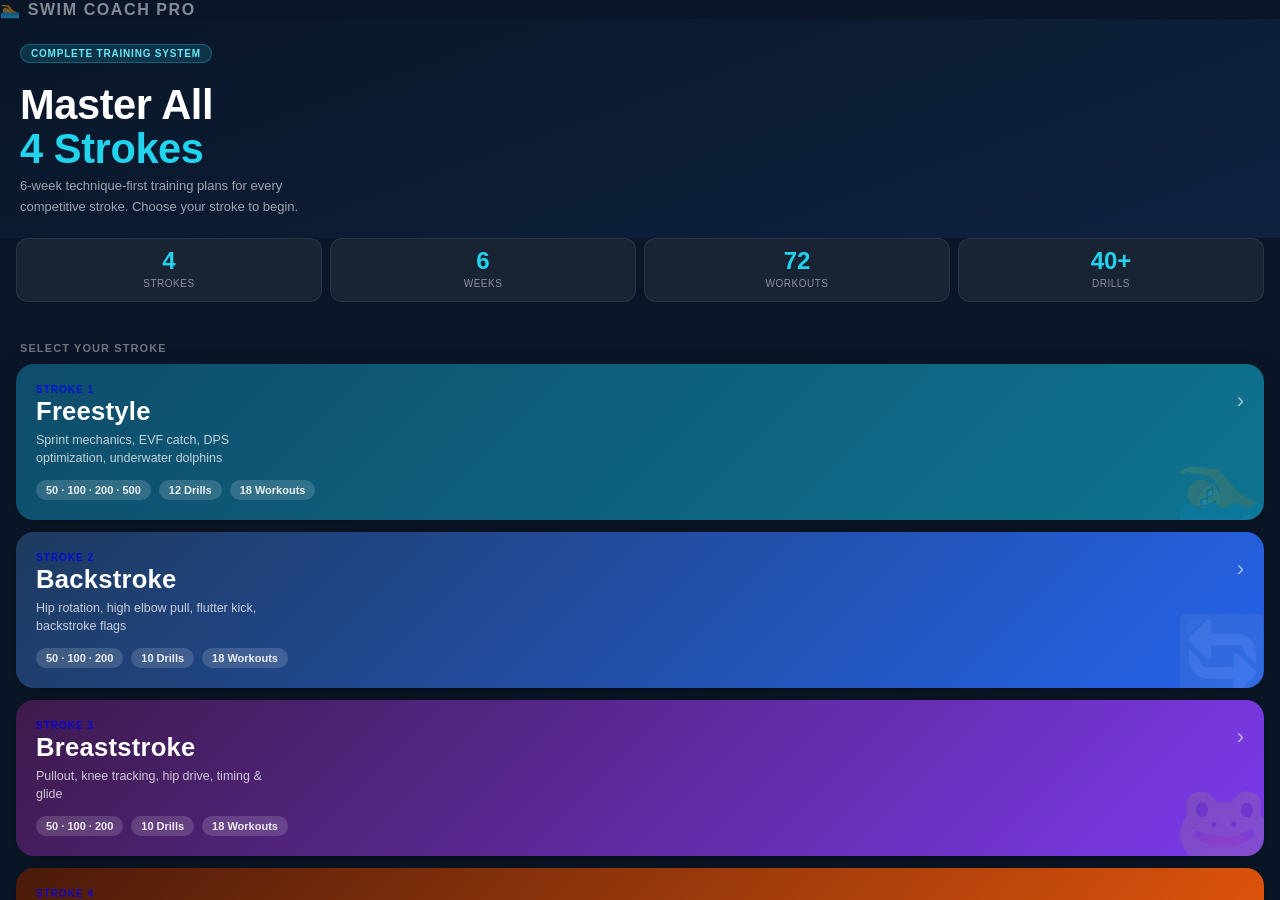
<file: index.html>
<!DOCTYPE html>
<html lang="en">
<head>
<meta charset="UTF-8">
<meta name="viewport" content="width=device-width,initial-scale=1,maximum-scale=1,viewport-fit=cover">
<meta name="apple-mobile-web-app-capable" content="yes">
<meta name="apple-mobile-web-app-status-bar-style" content="black-translucent">
<meta name="apple-mobile-web-app-title" content="Swim Coach">
<meta name="mobile-web-app-capable" content="yes">
<meta name="theme-color" content="#0a1628">
<meta name="format-detection" content="telephone=no">
<link rel="manifest" href="./manifest.json">
<link rel="apple-touch-icon" href="./icon-192.png">
<title>4-Stroke Swim Coach</title>
<style>
:root{
  --font-ui:-apple-system,BlinkMacSystemFont,'SF Pro Display','Helvetica Neue',Arial,sans-serif;
  --font-cond:-apple-system,BlinkMacSystemFont,'SF Pro Display','Arial Narrow',Arial,sans-serif;
  --navy:#0a1628;--navy2:#0e2240;
  --safe-top:env(safe-area-inset-top,0px);--safe-bot:env(safe-area-inset-bottom,0px);
}
*{box-sizing:border-box;margin:0;padding:0;-webkit-tap-highlight-color:transparent}
html,body{height:100%;overscroll-behavior:none;-webkit-text-size-adjust:100%}
body{font-family:var(--font-ui);background:#0a1628;color:#fff;overflow:hidden;position:fixed;width:100%}
#app{display:flex;flex-direction:column;height:100vh;height:100dvh}
.top{padding:calc(var(--safe-top)+16px) 20px 0;flex-shrink:0}
.logo{font-family:var(--font-cond);font-size:1rem;font-weight:700;color:rgba(255,255,255,.5);letter-spacing:.1em;text-transform:uppercase}
.scroll{flex:1;overflow-y:scroll;-webkit-overflow-scrolling:touch;overscroll-behavior-y:contain;padding:0 0 calc(var(--safe-bot)+20px)}
.scroll::-webkit-scrollbar{display:none}
.hero-land{padding:24px 20px 16px;background:linear-gradient(160deg,#0a1628 0%,#0e2240 100%)}
.hero-land h1{font-family:var(--font-cond);font-size:min(2.6rem,9vw);font-weight:900;line-height:1.05;margin-bottom:6px;letter-spacing:-.01em}
.hero-land h1 em{font-style:normal;color:#22d3ee}
.hero-land p{font-size:13px;color:rgba(255,255,255,.6);max-width:300px;line-height:1.6;margin-bottom:4px}
.tag{display:inline-block;background:rgba(34,211,238,.15);border:1px solid rgba(34,211,238,.3);color:#67e8f9;font-size:10px;font-weight:700;letter-spacing:.08em;text-transform:uppercase;padding:3px 10px;border-radius:20px;margin-bottom:20px}
.section-label{font-size:11px;font-weight:700;letter-spacing:.1em;text-transform:uppercase;color:rgba(255,255,255,.4);padding:20px 20px 10px}
.stroke-card{margin:0 16px 12px;border-radius:18px;overflow:hidden;cursor:pointer;-webkit-user-select:none;user-select:none;transition:transform .15s,opacity .15s;box-shadow:0 4px 20px rgba(0,0,0,.3);text-decoration:none;display:block}
.stroke-card:active{transform:scale(.97);opacity:.9}
.stroke-inner{padding:20px;position:relative;overflow:hidden;min-height:110px;display:flex;flex-direction:column;justify-content:space-between}
.stroke-card .bg-emoji{position:absolute;right:-10px;bottom:-10px;font-size:80px;opacity:.12;pointer-events:none;line-height:1}
.stroke-top{display:flex;align-items:flex-start;justify-content:space-between}
.stroke-label{font-size:10px;font-weight:700;letter-spacing:.1em;text-transform:uppercase;opacity:.8;margin-bottom:4px}
.stroke-name{font-family:var(--font-cond);font-size:1.6rem;font-weight:800;color:#fff;line-height:1;letter-spacing:.01em}
.stroke-desc{font-size:12.5px;color:rgba(255,255,255,.75);line-height:1.5;margin-top:6px;max-width:240px}
.stroke-arrow{font-size:22px;color:rgba(255,255,255,.6);margin-top:4px;flex-shrink:0}
.stroke-footer{display:flex;gap:8px;margin-top:12px;flex-wrap:wrap}
.stroke-pill{background:rgba(255,255,255,.15);border-radius:20px;padding:4px 10px;font-size:11px;font-weight:600;color:rgba(255,255,255,.9)}
/* Stroke gradients */
.s-free{background:linear-gradient(135deg,#0e4d6b,#0e7490)}
.s-back{background:linear-gradient(135deg,#1e3a5f,#2563eb)}
.s-breast{background:linear-gradient(135deg,#3d1a4b,#7c3aed)}
.s-fly{background:linear-gradient(135deg,#4a1a0a,#ea580c)}
.stats-row{display:flex;gap:8px;margin:0 16px 20px}
.stat-mini{flex:1;background:rgba(255,255,255,.06);border:1px solid rgba(255,255,255,.08);border-radius:12px;padding:10px;text-align:center}
.stat-mini .n{font-family:var(--font-cond);font-size:1.5rem;font-weight:700;color:#22d3ee;display:block;line-height:1}
.stat-mini .l{font-size:10px;color:rgba(255,255,255,.5);text-transform:uppercase;letter-spacing:.05em}
.divider{height:1px;background:rgba(255,255,255,.06);margin:0 16px 4px}
</style>
</head>
<body>
<div id="app">
  <div class="top"><div class="logo">🏊 Swim Coach Pro</div></div>
  <div class="scroll">
    <div class="hero-land">
      <div class="tag">Complete Training System</div>
      <h1>Master All<br><em>4 Strokes</em></h1>
      <p>6-week technique-first training plans for every competitive stroke. Choose your stroke to begin.</p>
    </div>

    <div class="stats-row">
      <div class="stat-mini"><span class="n">4</span><span class="l">Strokes</span></div>
      <div class="stat-mini"><span class="n">6</span><span class="l">Weeks</span></div>
      <div class="stat-mini"><span class="n">72</span><span class="l">Workouts</span></div>
      <div class="stat-mini"><span class="n">40+</span><span class="l">Drills</span></div>
    </div>

    <div class="section-label">Select Your Stroke</div>

    <a class="stroke-card" href="freestyle.html">
      <div class="stroke-inner s-free">
        <div class="bg-emoji">🏊</div>
        <div class="stroke-top">
          <div>
            <div class="stroke-label">Stroke 1</div>
            <div class="stroke-name">Freestyle</div>
            <div class="stroke-desc">Sprint mechanics, EVF catch, DPS optimization, underwater dolphins</div>
          </div>
          <div class="stroke-arrow">›</div>
        </div>
        <div class="stroke-footer">
          <span class="stroke-pill">50 · 100 · 200 · 500</span>
          <span class="stroke-pill">12 Drills</span>
          <span class="stroke-pill">18 Workouts</span>
        </div>
      </div>
    </a>

    <a class="stroke-card" href="backstroke.html">
      <div class="stroke-inner s-back">
        <div class="bg-emoji">🔄</div>
        <div class="stroke-top">
          <div>
            <div class="stroke-label">Stroke 2</div>
            <div class="stroke-name">Backstroke</div>
            <div class="stroke-desc">Hip rotation, high elbow pull, flutter kick, backstroke flags</div>
          </div>
          <div class="stroke-arrow">›</div>
        </div>
        <div class="stroke-footer">
          <span class="stroke-pill">50 · 100 · 200</span>
          <span class="stroke-pill">10 Drills</span>
          <span class="stroke-pill">18 Workouts</span>
        </div>
      </div>
    </a>

    <a class="stroke-card" href="breaststroke.html">
      <div class="stroke-inner s-breast">
        <div class="bg-emoji">🐸</div>
        <div class="stroke-top">
          <div>
            <div class="stroke-label">Stroke 3</div>
            <div class="stroke-name">Breaststroke</div>
            <div class="stroke-desc">Pullout, knee tracking, hip drive, timing & glide</div>
          </div>
          <div class="stroke-arrow">›</div>
        </div>
        <div class="stroke-footer">
          <span class="stroke-pill">50 · 100 · 200</span>
          <span class="stroke-pill">10 Drills</span>
          <span class="stroke-pill">18 Workouts</span>
        </div>
      </div>
    </a>

    <a class="stroke-card" href="butterfly.html">
      <div class="stroke-inner s-fly">
        <div class="bg-emoji">🦋</div>
        <div class="stroke-top">
          <div>
            <div class="stroke-label">Stroke 4</div>
            <div class="stroke-name">Butterfly</div>
            <div class="stroke-desc">Body undulation, double dolphin kick, keyhole pull, breathing</div>
          </div>
          <div class="stroke-arrow">›</div>
        </div>
        <div class="stroke-footer">
          <span class="stroke-pill">50 · 100 · 200</span>
          <span class="stroke-pill">10 Drills</span>
          <span class="stroke-pill">18 Workouts</span>
        </div>
      </div>
    </a>

    <div class="divider"></div>
    <div class="section-label">About This App</div>
    <div style="margin:0 16px 20px;background:rgba(255,255,255,.05);border-radius:14px;padding:16px">
      <p style="font-size:13.5px;color:rgba(255,255,255,.75);line-height:1.7">Each stroke manual includes complete <strong style="color:#fff">technique breakdowns</strong>, <strong style="color:#fff">progressive drills</strong>, a full <strong style="color:#fff">6-week training plan</strong> with detailed daily workouts, race strategy by event, dryland & recovery, the top 10 mistakes, and a progress tracker — all works offline once loaded.</p>
    </div>
  </div>
</div>
<script>
if('serviceWorker' in navigator){
  window.addEventListener('load',function(){
    navigator.serviceWorker.register('./sw.js').catch(function(){});
  });
}
</script>
</body>
</html>
</file>
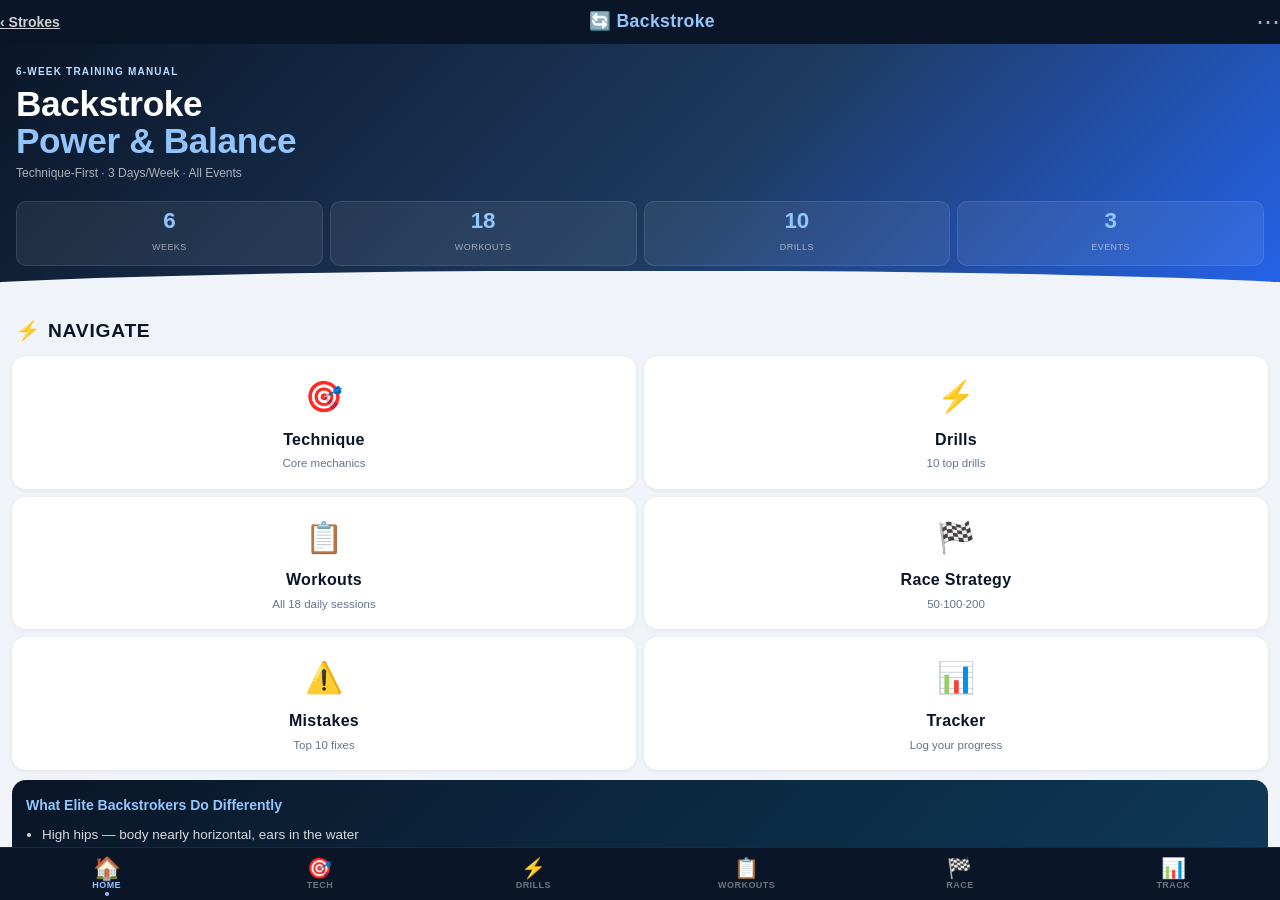
<file: backstroke.html>
<!DOCTYPE html>
<html lang="en">
<head>
<meta charset="UTF-8">
<meta name="viewport" content="width=device-width,initial-scale=1,maximum-scale=1,viewport-fit=cover">
<meta name="apple-mobile-web-app-capable" content="yes">
<meta name="apple-mobile-web-app-status-bar-style" content="black-translucent">
<meta name="theme-color" content="#0a1628">
<meta name="format-detection" content="telephone=no">
<link rel="apple-touch-icon" href="./icon-192.png">
<title>Backstroke – Swim Coach</title>
<link rel="stylesheet" href="./shared.css">
<style>
:root{
  --stroke-primary:#2563eb;--stroke-light:#93c5fd;--stroke-pale:#eff6ff;--stroke-dim:#bfdbfe;
  --stroke-grad1:#0a1628;--stroke-grad2:#1e3a5f;--stroke-grad3:#2563eb;
}
</style>
</head>
<body>
<div id="app">
<div id="topbar">
  <a href="index.html" class="tb-back">‹ Strokes</a>
  <div class="tb-title">🔄 <span>Backstroke</span></div>
  <button class="tb-more" onclick="toggleMenu()">⋯</button>
</div>
<div id="offline-badge">● Offline</div>
<div id="overflow-menu" onclick="closeMenu()">
  <div class="overflow-panel" onclick="event.stopPropagation()">
    <button class="ov-item" onclick="goPage('p-home');closeMenu()"><span class="oi">🏠</span>Home</button>
    <button class="ov-item" onclick="goPage('p-tech');closeMenu()"><span class="oi">🎯</span>Technique</button>
    <button class="ov-item" onclick="goPage('p-drills');closeMenu()"><span class="oi">⚡</span>Drills</button>
    <button class="ov-item" onclick="goPage('p-workouts');closeMenu()"><span class="oi">📋</span>Workouts</button>
    <button class="ov-item" onclick="goPage('p-race');closeMenu()"><span class="oi">🏁</span>Race Strategy</button>
    <button class="ov-item" onclick="goPage('p-mistakes');closeMenu()"><span class="oi">⚠️</span>Mistakes</button>
    <button class="ov-item" onclick="goPage('p-tracker');closeMenu()"><span class="oi">📊</span>Tracker</button>
    <a class="ov-item" href="index.html"><span class="oi">🔄</span>All Strokes</a>
  </div>
</div>
<div id="scroll-area">

<!-- HOME -->
<div id="p-home" class="page active">
  <div class="hero">
    <div class="hero-eye">6-Week Training Manual</div>
    <h1>Backstroke<br><em>Power & Balance</em></h1>
    <div class="hero-sub">Technique-First · 3 Days/Week · All Events</div>
    <div class="hero-stats">
      <div class="hs"><span class="n">6</span><span class="l">Weeks</span></div>
      <div class="hs"><span class="n">18</span><span class="l">Workouts</span></div>
      <div class="hs"><span class="n">10</span><span class="l">Drills</span></div>
      <div class="hs"><span class="n">3</span><span class="l">Events</span></div>
    </div>
  </div>
  <div class="sec-head"><span class="sec-icon">⚡</span><h2>Navigate</h2></div>
  <div class="hgrid">
    <div class="hcard" onclick="goPage('p-tech')"><span class="hi">🎯</span><div class="ht">Technique</div><div class="hs2">Core mechanics</div></div>
    <div class="hcard" onclick="goPage('p-drills')"><span class="hi">⚡</span><div class="ht">Drills</div><div class="hs2">10 top drills</div></div>
    <div class="hcard" onclick="goPage('p-workouts')"><span class="hi">📋</span><div class="ht">Workouts</div><div class="hs2">All 18 daily sessions</div></div>
    <div class="hcard" onclick="goPage('p-race')"><span class="hi">🏁</span><div class="ht">Race Strategy</div><div class="hs2">50·100·200</div></div>
    <div class="hcard" onclick="goPage('p-mistakes')"><span class="hi">⚠️</span><div class="ht">Mistakes</div><div class="hs2">Top 10 fixes</div></div>
    <div class="hcard" onclick="goPage('p-tracker')"><span class="hi">📊</span><div class="ht">Tracker</div><div class="hs2">Log your progress</div></div>
  </div>
  <div class="ebox">
    <h4>What Elite Backstrokers Do Differently</h4>
    <ul>
      <li>High hips — body nearly horizontal, ears in the water</li>
      <li>Shoulder rotation 45–60° drives the pull power</li>
      <li>Entry is pinky-first, arm fully extended past the shoulder line</li>
      <li>High elbow bent pull — not a straight-arm sweep</li>
      <li>6-beat kick drives rotation and maintains position</li>
      <li>Flags mastery — same stroke count to the wall every time</li>
      <li>Backstroke turn is a race within a race — practice it daily</li>
    </ul>
  </div>
  <div class="qblock">
    <div class="qt">The Backstroke Principle</div>
    <div class="qb">"Your rotation is your engine.<br>Your kick is your balance.<br>Your flags are your GPS."</div>
  </div>
</div>

<!-- TECHNIQUE -->
<div id="p-tech" class="page">
  <div class="sec-head"><span class="sec-icon">🎯</span><h2>Core Mechanics</h2></div>
  <div class="subsec">1 · Body Position</div>
  <div class="ca"><div class="chip cp">Foundation</div>
    <h3 class="ct">High Hip Position</h3>
    <p class="cp2">Hips should ride at or very near the surface. The most common flaw in high school backstroke is sitting in the water — hips too low, creating drag and slowing rotation.</p>
    <ul class="cu">
      <li><strong>Head:</strong> Neutral — ears in the water, chin slightly tucked, eyes look up</li>
      <li><strong>Hips:</strong> Use kick to keep them at surface level</li>
      <li><strong>Core:</strong> Engaged throughout — prevents hip sag on the pulling side</li>
      <li><strong>Body line:</strong> Think "plank on water" — stiff and flat between strokes</li>
    </ul>
    <div class="feel"><b>Feel</b>The water surface should lap at your ear level. If you can see your chest, your hips are probably sinking.</div>
  </div>
  <div class="subsec">2 · Entry & Extension</div>
  <div class="ca"><div class="chip cp">Sets Up Everything</div>
    <h3 class="ct">Pinky-First Entry</h3>
    <p class="cp2">The recovering arm enters pinky-first, directly behind the shoulder — NOT across the body centerline. Crossing over causes fish-tailing and kills rotation.</p>
    <ul class="cu">
      <li>Entry at the 11 o'clock or 1 o'clock position (not 12)</li>
      <li>Arm enters fully extended — reach as far back as possible</li>
      <li>Immediately after entry, press down and outward to set the catch</li>
      <li>Entry should be silent — splashing means you're slapping, not slicing</li>
    </ul>
    <div class="feel"><b>Feel</b>Your arm entering the water like a blade, index finger last. A smooth silent entry means good arm angle.</div>
  </div>
  <div class="subsec">3 · High Elbow Pull</div>
  <div class="ca"><div class="chip cp">Most Power</div>
    <h3 class="ct">Bent-Arm Pull Pattern</h3>
    <p class="cp2">Unlike the old "straight arm windmill" technique, elite backstroke uses a bent elbow at approximately 90° at the deepest point of the pull — maximizing water grip.</p>
    <ul class="cu">
      <li>After entry: press hand outward and downward to set catch</li>
      <li>Elbow bends to ~90° as hand presses toward feet</li>
      <li>Hand stays outside the body line during the pull</li>
      <li>Finish: push hand toward thigh, then exit thumb-first</li>
    </ul>
    <div class="feel"><b>Feel</b>Pressure on the entire palm through the pull. If pressure disappears mid-stroke, you slipped off the catch.</div>
  </div>
  <div class="subsec">4 · Rotation</div>
  <div class="ca"><div class="chip cp">Power Engine</div>
    <p class="cp2">Shoulder rotation of 45–60° per side is where backstroke power comes from. The pulling shoulder drops, the recovering shoulder rises — and this drives the stroke.</p>
    <ul class="cu">
      <li>Think: "rotate toward the pulling arm"</li>
      <li>Hip rotation follows shoulder — they move together</li>
      <li>Don't over-rotate: beyond 60° creates balance issues</li>
      <li>Kick drives and controls rotation timing</li>
    </ul>
  </div>
  <div class="subsec">5 · Kick</div>
  <div class="ca"><div class="chip cp">6-Beat Flutter</div>
    <ul class="cu">
      <li>Continuous 6-beat kick — same mechanics as freestyle kick on your back</li>
      <li>Drive from the hip — knee barely bends, ankle whips</li>
      <li>Kick width stays narrow — toes should break the surface only slightly</li>
      <li>Kick maintains body position AND drives rotation</li>
    </ul>
    <div class="feel"><b>Feel</b>Feet fluttering just at the surface — you should see small ripples, not big splashes.</div>
  </div>
  <div class="subsec">6 · Flags & Turns</div>
  <div class="cga"><div class="chip cgo">Free Time</div>
    <h3 class="ct">Master the Flags</h3>
    <p class="cp2">The backstroke flags are 5m from the wall. Every elite backstroker knows exactly how many strokes from the flags to the wall — and hits the turn perfectly every time.</p>
    <ul class="cu">
      <li>Count strokes from flags: typically 3–5 for high school swimmers</li>
      <li>Practice this count in every single turn during workouts</li>
      <li>The flip turn: rotate to stomach on the last stroke, flip, push off on your back</li>
      <li>Underwater: 3–5 dolphin kicks before breakout</li>
    </ul>
    <div class="feel"><b>Feel</b>Seeing the flags and immediately locking into your count. No looking at the wall — trust your stroke count.</div>
  </div>
  <div class="cgrid">
    <div class="ccard"><span class="ccicon">📌</span><div class="cctxt">"Pinky in first"</div><div class="ccsub">Entry cue</div></div>
    <div class="ccard"><span class="ccicon">🌀</span><div class="cctxt">"Rotate toward the pull"</div><div class="ccsub">Rotation cue</div></div>
    <div class="ccard"><span class="ccicon">🦵</span><div class="cctxt">"Kick at the surface"</div><div class="ccsub">Kick cue</div></div>
    <div class="ccard"><span class="ccicon">🚩</span><div class="cctxt">"Flags = start counting"</div><div class="ccsub">Turn cue</div></div>
  </div>
</div>

<!-- DRILLS -->
<div id="p-drills" class="page">
  <div class="sec-head"><span class="sec-icon">⚡</span><h2>Top 10 Drills</h2></div>
  <div class="ca" style="margin-bottom:14px"><p class="cp2" style="font-size:13px"><strong>Key:</strong> Backstroke drills are best done with a snorkel or in calm water. Focus on what you feel — you cannot see yourself swimming backstroke.</p></div>
  <div class="card"><div class="cb"><div class="dnum">01</div><div class="dtit">Single-Arm Backstroke</div><p class="cp2">One arm extended above head, pull with the other only. Opposite arm stays still at side. Rotate fully on each stroke.</p><div class="feel"><b>Feel</b>Full shoulder rotation per stroke — shoulder nearly pointing at the ceiling on each pull.</div><div class="err"><b>Mistake</b>Not rotating enough — the whole point is exaggerated rotation to train the hip-shoulder connection.</div></div></div>
  <div class="card"><div class="cb"><div class="dnum">02</div><div class="dtit">Catch-Up Backstroke</div><p class="cp2">Wait for the recovering arm to reach full extension before pulling. Slows everything down and isolates each phase.</p><div class="feel"><b>Feel</b>A brief pause at full extension — both arms briefly in "Superman" position above your head.</div><div class="err"><b>Mistake</b>Rushing into the pull — deliberately pause and feel the full extension.</div></div></div>
  <div class="card"><div class="cb"><div class="dnum">03</div><div class="dtit">Fist Backstroke</div><p class="cp2">Swim backstroke with clenched fists. Forces the forearm and bent-elbow pull pattern to engage.</p><div class="feel"><b>Feel</b>Forearm pressure during the pull phase — not just fingertip pushing.</div><div class="err"><b>Mistake</b>Straight arming it — bend that elbow to 90° even with fists.</div></div></div>
  <div class="card"><div class="cb"><div class="dnum">04</div><div class="dtit">Kick on Back (Streamline)</div><p class="cp2">Arms in streamline above head, kick on your back. Builds core stability and back-kick technique simultaneously.</p><div class="feel"><b>Feel</b>Hips floating at surface, small foot ripples, not large splashes.</div><div class="err"><b>Mistake</b>Letting hips sag — engage core actively throughout.</div></div></div>
  <div class="card"><div class="cb"><div class="dnum">05</div><div class="dtit">3-Stroke / Switch Drill</div><p class="cp2">3 strokes on left, 3 strokes on right, alternating. Exaggerates each side's rotation and pull mechanics.</p><div class="feel"><b>Feel</b>Distinct shoulder drop on the pulling side, clean entry on the recovering side.</div><div class="err"><b>Mistake</b>Losing body position between switches — stay tight and stable.</div></div></div>
  <div class="card"><div class="cb"><div class="dnum">06</div><div class="dtit">High Elbow Drill (Dry Land)</div><p class="cp2">Standing or lying on bench: practice the bent-arm pull pattern from entry to exit. No water needed — grooves the joint pattern.</p><div class="feel"><b>Feel</b>Elbow bending to 90° as the "hand" presses toward feet. Exit thumb-first.</div><div class="err"><b>Mistake</b>Keeping the elbow straight — the bent pull is the whole point.</div></div></div>
  <div class="card"><div class="cb"><div class="dnum">07</div><div class="dtit">Flags Count Practice</div><p class="cp2">Swim at moderate pace. Every time you pass under the flags, count your strokes to the wall. Find and memorize your count.</p><div class="feel"><b>Feel</b>Locked-in certainty about your distance — no need to turn head or search for the wall.</div><div class="err"><b>Mistake</b>Varying effort — count at race pace, drill pace, and easy pace (they may differ).</div></div></div>
  <div class="card"><div class="cb"><div class="dnum">08</div><div class="dtit">Rotation on Kickboard</div><p class="cp2">Kick on back holding kickboard on chest. Rotate the kickboard side to side with each kick beat — exaggerates hip rotation feel.</p><div class="feel"><b>Feel</b>Hips pivoting with each kick, body rotating cleanly side to side.</div><div class="err"><b>Mistake</b>Isolating rotation to just the board — the whole torso should rotate.</div></div></div>
  <div class="card"><div class="cb"><div class="dnum">09</div><div class="dtit">Entry & Extension Drill</div><p class="cp2">Slow-motion backstroke focusing only on the entry — arm enters pinky-first, reaches full extension before next arm moves.</p><div class="feel"><b>Feel</b>Silent entry like a blade, maximum reach behind the head.</div><div class="err"><b>Mistake</b>Splashing on entry — means the hand is entering flat. Rotate wrist so pinky leads.</div></div></div>
  <div class="card"><div class="cb"><div class="dnum">10</div><div class="dtit">Underwater Dolphin Kick on Back</div><p class="cp2">Push off wall on back in streamline. 5+ dolphin kicks before breakout. Arms tight above head, core locked.</p><div class="feel"><b>Feel</b>Body undulating smoothly — hips drive up, feet drive down. Speed building with each kick.</div><div class="err"><b>Mistake</b>Kicking from knees — power must come from the core/hip, whipping to ankles.</div></div></div>
</div>

<!-- WORKOUTS -->
<div id="p-workouts" class="page">
  <div class="sec-head"><span class="sec-icon">📋</span><h2>18 Daily Workouts</h2></div>
  <div class="ca" style="margin-bottom:4px"><p class="cp2" style="font-size:13px"><strong>3 days/week for 6 weeks.</strong> Tap any day to expand. Warm-up and cool-down are always in freestyle unless specified.</p></div>

  <div class="week-label">Week 1 <span class="week-pill">Technique Foundation</span></div>
  <div class="day-card">
    <div class="day-head" onclick="toggleDay(this)">
      <div class="day-num">1</div><div class="day-meta"><div class="day-title">Body Position + Entry</div><div class="day-sub">Mon · ~2,000m · Easy/Drill</div></div><div class="day-arr">›</div>
    </div>
    <div class="day-body">
      <div class="set-line"><div class="set-name">Warm-Up</div><div class="set-detail">300 free easy + 100 back easy — feel the difference in body position</div></div>
      <div class="set-line"><div class="set-name">Kick Set</div><div class="set-detail">6×25 kick on back on :45 — streamline arms, focus on hips at surface</div></div>
      <div class="set-line"><div class="set-name">Entry Drill Block</div><div class="set-detail">6×25 on :50 — entry & extension drill, slow-motion, pinky first, reach maximum extension before pulling</div><div class="set-note">Silent entry is the goal. Zero splash = perfect.</div></div>
      <div class="set-line"><div class="set-name">Main Set</div><div class="set-detail">6×50 back on 1:20 — focus only on entry and body position, count strokes/25</div></div>
      <div class="set-line"><div class="set-name">Cool-Down</div><div class="set-detail">200 easy free</div></div>
      <span class="day-total">~2,000m</span>
    </div>
  </div>
  <div class="day-card">
    <div class="day-head" onclick="toggleDay(this)">
      <div class="day-num">2</div><div class="day-meta"><div class="day-title">Rotation + Single-Arm</div><div class="day-sub">Wed · ~2,200m · Drill/Moderate</div></div><div class="day-arr">›</div>
    </div>
    <div class="day-body">
      <div class="set-line"><div class="set-name">Warm-Up</div><div class="set-detail">400 free easy</div></div>
      <div class="set-line"><div class="set-name">Rotation Drill Block</div><div class="set-detail">8×25 back on :50<br>1,2: Single-arm left<br>3,4: Single-arm right<br>5,6: 3-stroke switch drill<br>7,8: Catch-up backstroke</div></div>
      <div class="set-line"><div class="set-name">Main Set</div><div class="set-detail">8×50 back on 1:15 — full stroke, focus on shoulder rotation, count strokes per 25</div></div>
      <div class="set-line"><div class="set-name">Cool-Down</div><div class="set-detail">200 easy</div></div>
      <span class="day-total">~2,200m</span>
    </div>
  </div>
  <div class="day-card">
    <div class="day-head" onclick="toggleDay(this)">
      <div class="day-num">3</div><div class="day-meta"><div class="day-title">Flags + Turn Intro</div><div class="day-sub">Fri · ~2,300m · Drill/Moderate</div></div><div class="day-arr">›</div>
    </div>
    <div class="day-body">
      <div class="set-line"><div class="set-name">Warm-Up</div><div class="set-detail">400 free easy + 100 back kick</div></div>
      <div class="set-line"><div class="set-name">Flags Drill</div><div class="set-detail">10× 25 back — count strokes from flags to wall every rep<br>Find YOUR number. Aim for consistency.</div><div class="set-note">This is the single most undercoached skill in high school backstroke.</div></div>
      <div class="set-line"><div class="set-name">Turn Practice</div><div class="set-detail">8× turn only — approach at 75%, perfect turn, 3+ dolphin kicks, breakout stroke<br>Focus on counting strokes from flags to turn</div></div>
      <div class="set-line"><div class="set-name">Main Set</div><div class="set-detail">4×100 back on 2:00 — count strokes, practice flags count on every wall</div></div>
      <div class="set-line"><div class="set-name">Cool-Down</div><div class="set-detail">200 easy free</div></div>
      <span class="day-total">~2,300m</span>
    </div>
  </div>

  <div class="week-label">Week 2 <span class="week-pill">Technique Foundation</span></div>
  <div class="day-card">
    <div class="day-head" onclick="toggleDay(this)">
      <div class="day-num">4</div><div class="day-meta"><div class="day-title">Bent-Arm Pull Pattern</div><div class="day-sub">Mon · ~2,400m · Drill/Moderate</div></div><div class="day-arr">›</div>
    </div>
    <div class="day-body">
      <div class="set-line"><div class="set-name">Warm-Up</div><div class="set-detail">400 free + 100 back kick streamline</div></div>
      <div class="set-line"><div class="set-name">Fist Drill Set</div><div class="set-detail">8×25 back on :50 — fist drill, feel forearm pressure through bent-elbow pull<br>Then 4×25 open hand — feel amplified catch pressure</div></div>
      <div class="set-line"><div class="set-name">Main Set</div><div class="set-detail">6×75 back on 1:30<br>25 single-arm left / 25 single-arm right / 25 full stroke<br>Count strokes on the full-stroke 25</div></div>
      <div class="set-line"><div class="set-name">Cool-Down</div><div class="set-detail">300 easy free</div></div>
      <span class="day-total">~2,400m</span>
    </div>
  </div>
  <div class="day-card">
    <div class="day-head" onclick="toggleDay(this)">
      <div class="day-num">5</div><div class="day-meta"><div class="day-title">Underwater + Breakout</div><div class="day-sub">Wed · ~2,400m · Moderate</div></div><div class="day-arr">›</div>
    </div>
    <div class="day-body">
      <div class="set-line"><div class="set-name">Warm-Up</div><div class="set-detail">500 IM order (back, breast, fly, free) easy</div></div>
      <div class="set-line"><div class="set-name">Underwater Backstroke Set</div><div class="set-detail">8× push off on back in streamline — 5+ dolphin kicks before breakout<br>Count kick to see how far you can go before needing to breathe</div><div class="set-note">Goal: maintain underwater until past the 7m mark.</div></div>
      <div class="set-line"><div class="set-name">Breakout Drill</div><div class="set-detail">8×25 back on :50 — focus only on the perfect first pull after breakout</div></div>
      <div class="set-line"><div class="set-name">Main Set</div><div class="set-detail">6×50 back on 1:15 — hold stroke count, nail every underwater</div></div>
      <div class="set-line"><div class="set-name">Cool-Down</div><div class="set-detail">200 easy free</div></div>
      <span class="day-total">~2,400m</span>
    </div>
  </div>
  <div class="day-card">
    <div class="day-head" onclick="toggleDay(this)">
      <div class="day-num">6</div><div class="day-meta"><div class="day-title">Full Stroke Integration</div><div class="day-sub">Fri · ~2,500m · Moderate</div></div><div class="day-arr">›</div>
    </div>
    <div class="day-body">
      <div class="set-line"><div class="set-name">Warm-Up</div><div class="set-detail">400 free + 200 back easy</div></div>
      <div class="set-line"><div class="set-name">Technique Set</div><div class="set-detail">4×100 back on 2:00<br>Each 100 = 25 drill / 25 build / 25 strong / 25 easy<br>Drill = weakest technique from this week</div></div>
      <div class="set-line"><div class="set-name">Main Set</div><div class="set-detail">8×50 back on 1:15 — strong, hold DPS target, nail every turn + underwater</div></div>
      <div class="set-line"><div class="set-name">Cool-Down</div><div class="set-detail">300 easy free</div></div>
      <span class="day-total">~2,500m</span>
    </div>
  </div>

  <div class="week-label">Week 3 <span class="week-pill">Power &amp; Efficiency</span></div>
  <div class="day-card">
    <div class="day-head" onclick="toggleDay(this)">
      <div class="day-num">7</div><div class="day-meta"><div class="day-title">Pull Buoy + Paddles</div><div class="day-sub">Mon · ~2,600m · Moderate/Strong</div></div><div class="day-arr">›</div>
    </div>
    <div class="day-body">
      <div class="set-line"><div class="set-name">Warm-Up</div><div class="set-detail">400 free + 4×25 back drill of choice</div></div>
      <div class="set-line"><div class="set-name">Paddle Pull Set</div><div class="set-detail">6×50 back with paddles only (no pull buoy) on 1:10<br>Paddles amplify every arm position error — focus on bent-elbow pull</div><div class="set-note">Remove paddles immediately if shoulder pain occurs.</div></div>
      <div class="set-line"><div class="set-name">Main Set</div><div class="set-detail">10×50 back on 1:15 — without gear, hold DPS target from Weeks 1–2</div></div>
      <div class="set-line"><div class="set-name">Cool-Down</div><div class="set-detail">200 easy free</div></div>
      <span class="day-total">~2,600m</span>
    </div>
  </div>
  <div class="day-card">
    <div class="day-head" onclick="toggleDay(this)">
      <div class="day-num">8</div><div class="day-meta"><div class="day-title">Tempo Training</div><div class="day-sub">Wed · ~2,700m · Moderate/Strong</div></div><div class="day-arr">›</div>
    </div>
    <div class="day-body">
      <div class="set-line"><div class="set-name">Warm-Up</div><div class="set-detail">500 free + 200 back kick</div></div>
      <div class="set-line"><div class="set-name">Descending Tempo Set</div><div class="set-detail">5×100 back on 2:00<br>Rep 1: Maximum DPS — longest possible strokes<br>Rep 2–4: Progressively increase tempo while holding DPS<br>Rep 5: Race tempo with held DPS — this is your target pace</div></div>
      <div class="set-line"><div class="set-name">Main Set</div><div class="set-detail">4×200 back on 3:30 — strong aerobic pace, count strokes every 25, even splits</div></div>
      <div class="set-line"><div class="set-name">Cool-Down</div><div class="set-detail">200 easy free</div></div>
      <span class="day-total">~2,700m</span>
    </div>
  </div>
  <div class="day-card">
    <div class="day-head" onclick="toggleDay(this)">
      <div class="day-num">9</div><div class="day-meta"><div class="day-title">Race Pace Introduction</div><div class="day-sub">Fri · ~2,800m · Strong</div></div><div class="day-arr">›</div>
    </div>
    <div class="day-body">
      <div class="set-line"><div class="set-name">Warm-Up</div><div class="set-detail">400 free + 100 back kick + 4×25 back build sprints</div></div>
      <div class="set-line"><div class="set-name">Underwater Set</div><div class="set-detail">6× wall push-off on back — 5+ dolphin kicks — nail the breakout first pull every time</div></div>
      <div class="set-line"><div class="set-name">Race Pace 50s</div><div class="set-detail">8×50 back on 1:30 — descend 1–4, repeat 5–8<br>Count strokes — hold DPS even at race pace<br>Nail flags count every single rep</div></div>
      <div class="set-line"><div class="set-name">Race Sim</div><div class="set-detail">1×100 back at goal race pace — full rest (5 min)<br>Record splits and stroke count per 25</div></div>
      <div class="set-line"><div class="set-name">Cool-Down</div><div class="set-detail">300 easy free</div></div>
      <span class="day-total">~2,800m</span>
    </div>
  </div>

  <div class="week-label">Week 4 <span class="week-pill">Power &amp; Efficiency</span></div>
  <div class="day-card">
    <div class="day-head" onclick="toggleDay(this)">
      <div class="day-num">10</div><div class="day-meta"><div class="day-title">Fin Power Set</div><div class="day-sub">Mon · ~2,800m · Strong</div></div><div class="day-arr">›</div>
    </div>
    <div class="day-body">
      <div class="set-line"><div class="set-name">Warm-Up</div><div class="set-detail">500 free + 100 back drill</div></div>
      <div class="set-line"><div class="set-name">Fin Set</div><div class="set-detail">6×50 back WITH fins on 1:00 — powerful fast kick, feel the hip drive<br>Then 6×50 back WITHOUT fins on 1:15 — maintain that same hip feeling</div><div class="set-note">The contrast teaches the proper kick hip drive.</div></div>
      <div class="set-line"><div class="set-name">Main Set</div><div class="set-detail">4×150 back on 2:30 — strong, even splits, count strokes on middle 50 of each</div></div>
      <div class="set-line"><div class="set-name">Cool-Down</div><div class="set-detail">200 easy free</div></div>
      <span class="day-total">~2,800m</span>
    </div>
  </div>
  <div class="day-card">
    <div class="day-head" onclick="toggleDay(this)">
      <div class="day-num">11</div><div class="day-meta"><div class="day-title">Broken Swims + Pacing</div><div class="day-sub">Wed · ~2,900m · Strong</div></div><div class="day-arr">›</div>
    </div>
    <div class="day-body">
      <div class="set-line"><div class="set-name">Warm-Up</div><div class="set-detail">500 free easy + 4×25 back drill</div></div>
      <div class="set-line"><div class="set-name">Broken 200 Back</div><div class="set-detail">4×50 back on 3:00 — each 50 is one quarter of a 200<br>Target: even splits at goal race pace<br>Add up splits for projected 200 time</div></div>
      <div class="set-line"><div class="set-name">Threshold Set</div><div class="set-detail">3×200 back on 3:30 — strong aerobic effort, hold stroke count throughout</div></div>
      <div class="set-line"><div class="set-name">Cool-Down</div><div class="set-detail">200 easy free</div></div>
      <span class="day-total">~2,900m</span>
    </div>
  </div>
  <div class="day-card">
    <div class="day-head" onclick="toggleDay(this)">
      <div class="day-num">12</div><div class="day-meta"><div class="day-title">Back Half Builder</div><div class="day-sub">Fri · ~3,000m · Strong</div></div><div class="day-arr">›</div>
    </div>
    <div class="day-body">
      <div class="set-line"><div class="set-name">Warm-Up</div><div class="set-detail">400 free + 4×25 back build sprints</div></div>
      <div class="set-line"><div class="set-name">Back Half Set</div><div class="set-detail">6×50 back on 2:00<br>25 easy / 25 MAX SPRINT<br>Count strokes on sprint 25 — hold DPS under fatigue</div></div>
      <div class="set-line"><div class="set-name">Race Sim</div><div class="set-detail">3×100 back at goal race pace — 5 min rest each<br>Record every 25 split — aim for even or negative splits</div></div>
      <div class="set-line"><div class="set-name">Underwaters</div><div class="set-detail">6× max underwater push-offs on back</div></div>
      <div class="set-line"><div class="set-name">Cool-Down</div><div class="set-detail">300 easy free</div></div>
      <span class="day-total">~3,000m</span>
    </div>
  </div>

  <div class="week-label">Week 5 <span class="week-pill">Race Readiness</span></div>
  <div class="day-card">
    <div class="day-head" onclick="toggleDay(this)">
      <div class="day-num">13</div><div class="day-meta"><div class="day-title">Sprint Mechanics + Turns</div><div class="day-sub">Mon · ~2,800m · Strong/Race</div></div><div class="day-arr">›</div>
    </div>
    <div class="day-body">
      <div class="set-line"><div class="set-name">Warm-Up</div><div class="set-detail">500 free + 200 back kick + 4×25 back build</div></div>
      <div class="set-line"><div class="set-name">Turn Specialist Set</div><div class="set-detail">12× turn-only approach — swim from 10m out, count flags, perfect turn, 4+ dolphin kicks, clean breakout<br>Full rest each — this is a skills set, not fitness</div></div>
      <div class="set-line"><div class="set-name">Sprint 50s</div><div class="set-detail">6×50 back on 2:00 — RACE PACE, perfect turns, nail the flags every rep</div></div>
      <div class="set-line"><div class="set-name">Cool-Down</div><div class="set-detail">400 easy free</div></div>
      <span class="day-total">~2,800m</span>
    </div>
  </div>
  <div class="day-card">
    <div class="day-head" onclick="toggleDay(this)">
      <div class="day-num">14</div><div class="day-meta"><div class="day-title">50 & 100 Race Sets</div><div class="day-sub">Wed · ~2,800m · Race Pace</div></div><div class="day-arr">›</div>
    </div>
    <div class="day-body">
      <div class="set-line"><div class="set-name">Warm-Up</div><div class="set-detail">600 free descend + 4×25 back race-pace efforts</div></div>
      <div class="set-line"><div class="set-name">50 Back Race Set</div><div class="set-detail">4×50 back on 3:00 — full race effort each rep<br>Record time, note stroke count and underwater distance</div></div>
      <div class="set-line"><div class="set-name">100 Back Race Set</div><div class="set-detail">3×100 back on 5:00 — race effort<br>Record 25 splits — strokes on lengths 3 & 4 must match lengths 1 & 2</div></div>
      <div class="set-line"><div class="set-name">Cool-Down</div><div class="set-detail">500 easy free</div></div>
      <span class="day-total">~2,800m</span>
    </div>
  </div>
  <div class="day-card">
    <div class="day-head" onclick="toggleDay(this)">
      <div class="day-num">15</div><div class="day-meta"><div class="day-title">200 Race Simulation</div><div class="day-sub">Fri · ~3,000m · Race Pace</div></div><div class="day-arr">›</div>
    </div>
    <div class="day-body">
      <div class="set-line"><div class="set-name">Warm-Up</div><div class="set-detail">600 free + 200 back kick + 4×25 pace builders</div></div>
      <div class="set-line"><div class="set-name">200 Back Simulation</div><div class="set-detail">2×200 back on 8:00 — full race effort<br>Rep 1: even splits — check every 50<br>Rep 2: negative split — back 100 faster than front<br>Record all splits</div></div>
      <div class="set-line"><div class="set-name">Aerobic Pace Set</div><div class="set-detail">8×50 back on 1:10 — 200 race pace, hold every rep</div></div>
      <div class="set-line"><div class="set-name">Cool-Down</div><div class="set-detail">400 easy free</div></div>
      <span class="day-total">~3,000m</span>
    </div>
  </div>

  <div class="week-label">Week 6 <span class="week-pill">Taper &amp; Time Trials</span></div>
  <div class="day-card">
    <div class="day-head" onclick="toggleDay(this)">
      <div class="day-num">16</div><div class="day-meta"><div class="day-title">Sharpening — Quality Only</div><div class="day-sub">Mon · ~2,200m · Race Pace</div></div><div class="day-arr">›</div>
    </div>
    <div class="day-body">
      <div class="set-line"><div class="set-name">Warm-Up</div><div class="set-detail">400 free + 200 back easy drill</div></div>
      <div class="set-line"><div class="set-name">Speed Work</div><div class="set-detail">8×25 back on 1:30 — MAXIMUM effort, full rest<br>Perfect flags count, perfect turn, perfect breakout</div></div>
      <div class="set-line"><div class="set-name">Race Pace 50s</div><div class="set-detail">4×50 back on 3:00 — race pace, record each time</div></div>
      <div class="set-line"><div class="set-name">Cool-Down</div><div class="set-detail">400 easy free</div></div>
      <span class="day-total">~2,200m</span>
    </div>
  </div>
  <div class="day-card">
    <div class="day-head" onclick="toggleDay(this)">
      <div class="day-num">17</div><div class="day-meta"><div class="day-title">Final Tune-Up</div><div class="day-sub">Wed · ~1,800m · Light/Race</div></div><div class="day-arr">›</div>
    </div>
    <div class="day-body">
      <div class="set-line"><div class="set-name">Warm-Up</div><div class="set-detail">500 free easy</div></div>
      <div class="set-line"><div class="set-name">Drill Reminders</div><div class="set-detail">4×25 back — one drill per key technique: entry, rotation, kick, flags</div></div>
      <div class="set-line"><div class="set-name">Race Preview</div><div class="set-detail">6×50 back on 2:30<br>Odd: 25 build / 25 max sprint<br>Even: 50 controlled race pace<br>Feel your stroke at speed — confident and powerful</div></div>
      <div class="set-line"><div class="set-name">Cool-Down</div><div class="set-detail">300 easy + full stretch</div></div>
      <span class="day-total">~1,800m</span>
    </div>
  </div>
  <div class="day-card">
    <div class="day-head" onclick="toggleDay(this)">
      <div class="day-num">18</div><div class="day-meta"><div class="day-title">🏆 Time Trial Day</div><div class="day-sub">Fri · ~2,500m · Max Effort</div></div><div class="day-arr">›</div>
    </div>
    <div class="day-body">
      <div class="set-line"><div class="set-name">Warm-Up</div><div class="set-detail">800 free easy + 200 back drill + 4×50 back build to race pace</div></div>
      <div class="set-line"><div class="set-name">50 Back Time Trial</div><div class="set-detail">1×50 back — MAX EFFORT from a push off<br>Full 10 min rest · Record your time</div></div>
      <div class="set-line"><div class="set-name">100 Back Time Trial</div><div class="set-detail">1×100 back — MAX EFFORT<br>Full 10 min rest · Record every 25 split</div></div>
      <div class="set-line"><div class="set-name">Optional: 200 TT</div><div class="set-detail">1×200 back if energy allows — even splits<br>Full 15 min rest before attempting</div></div>
      <div class="set-line"><div class="set-name">Cool-Down</div><div class="set-detail">500 easy free — celebrate your progress</div></div>
      <div class="set-note" style="margin-top:8px;font-size:13px;color:#059669;font-weight:600">🎯 Compare to Week 1 baseline. Log in Tracker!</div>
      <span class="day-total">~2,500m</span>
    </div>
  </div>
</div>

<!-- RACE STRATEGY -->
<div id="p-race" class="page">
  <div class="sec-head"><span class="sec-icon">🏁</span><h2>Race Strategy</h2></div>
  <div class="evtabs">
    <button class="evb active" onclick="showEv('b50',this)">50 Back</button>
    <button class="evb" onclick="showEv('b100',this)">100 Back</button>
    <button class="evb" onclick="showEv('b200',this)">200 Back</button>
  </div>
  <div id="b50" class="evc active">
    <div class="cga"><div class="chip cgo">Sprint · Skill-Dominant</div><h3 class="ct">50 Back — Where Time Is Made & Lost</h3><p class="cp2">The underwater off the start and the one turn are the two biggest time factors in the 50 back. Nail both and the race is largely won.</p></div>
    <div class="card"><div class="cb"><h3 class="ct">Race Model</h3><ul class="cu"><li><strong>0–15m:</strong> Underwater off the block — 5+ dolphin kicks, explode to surface</li><li><strong>15–35m:</strong> Build stroke rate, rotation driving every pull</li><li><strong>35m (flags):</strong> Lock in count — perfect turn</li><li><strong>Final 25:</strong> Max kick, lengthen stroke, no wasted motion</li></ul></div></div>
    <div class="csa"><div class="chip cg">Quick Time Drops</div><ul class="cu"><li>Add 1 underwater dolphin kick → saves ~0.20 sec</li><li>Consistent flags count = perfect turns every time</li><li>Reduce 2 strokes per length → saves ~0.25 sec</li></ul></div>
  </div>
  <div id="b100" class="evc">
    <div class="cga"><div class="chip cgo">Sprint-Endurance</div><h3 class="ct">100 Back — Rotation Is Your Fuel</h3><p class="cp2">The 100 back is won by swimmers who maintain their rotation in the last 25. When rotation dies, the stroke flattens, drag increases, and times blow up.</p></div>
    <div class="card"><div class="cb"><h3 class="ct">Pacing Model</h3><ul class="cu"><li><strong>First 50:</strong> Strong but not maximal — feel controlled power</li><li><strong>Third 25:</strong> Rotation must stay — don't let the stroke flatten</li><li><strong>Last 25:</strong> Drive the kick, maintain rotation, count flags perfectly</li></ul></div></div>
  </div>
  <div id="b200" class="evc">
    <div class="cga"><div class="chip cgo">Aerobic Event</div><h3 class="ct">200 Back — Even Split Strategy</h3><p class="cp2">The 200 back is the most aerobic sprint in backstroke. Consistent rotation and a locked-in stroke count per lap is the fastest way to swim it.</p></div>
    <div class="card"><div class="cb"><h3 class="ct">4-Split Model</h3><ul class="cu"><li><strong>1st 50:</strong> Relaxed and long — establish rhythm</li><li><strong>2nd 50:</strong> Lock in stroke count — breathe every 2</li><li><strong>3rd 50:</strong> Build — kick picks up</li><li><strong>4th 50:</strong> Everything you have left</li></ul></div></div>
  </div>
  <div class="subsec">Race-Day Checklist</div>
  <div class="clw"><ul class="checklist">
    <li><span class="ci">✓</span><div><strong>Flags:</strong> Confirm your stroke count from flags to wall during warm-up.</div></li>
    <li><span class="ci">✓</span><div><strong>Underwaters:</strong> Practice 2–3 full underwater breakouts in warm-up.</div></li>
    <li><span class="ci">✓</span><div><strong>On the block:</strong> Deep breath, set feet grip, visualize your entry arc.</div></li>
    <li><span class="ci">✓</span><div><strong>Rotation cue:</strong> Remind yourself — "rotate toward the pull" on every stroke.</div></li>
  </ul></div>
</div>

<!-- MISTAKES -->
<div id="p-mistakes" class="page">
  <div class="sec-head"><span class="sec-icon">⚠️</span><h2>Top 10 Mistakes</h2></div>
  <div class="cda"><div class="chip cr">Mistake 1</div><h3 class="ct">Hips Sitting Low</h3><p class="cp2">Low hips create drag just like in freestyle. The kick must keep hips at the surface. If you look like you're sitting in a chair, your hips are too low.</p><div class="err"><b>Fix</b>Kick-on-back streamline drill — feel hips floating up to surface.</div></div>
  <div class="cda"><div class="chip cr">Mistake 2</div><h3 class="ct">Crossover Entry</h3><p class="cp2">Arm crossing the body centerline on entry causes S-pattern swimming and kills rotation. Entry must be at the shoulder line, NOT across it.</p><div class="err"><b>Fix</b>Entry drill with focus on pinky-first, shoulder-width entry. Video from overhead.</div></div>
  <div class="cda"><div class="chip cr">Mistake 3</div><h3 class="ct">Straight-Arm Pull</h3><p class="cp2">A straight-arm pull scoops water sideways instead of backward. The bent-elbow (90°) pull is dramatically more powerful and efficient.</p><div class="err"><b>Fix</b>Fist drill + single-arm drill with focus on elbow bend at depth of pull.</div></div>
  <div class="cda"><div class="chip cr">Mistake 4</div><h3 class="ct">No Shoulder Rotation</h3><p class="cp2">A flat backstroke is a slow backstroke. Without rotation, you lose reach, pull power, and recovery clearance. Rotate 45–60° per side minimum.</p><div class="err"><b>Fix</b>3-stroke switch drill + single-arm drill.</div></div>
  <div class="cda"><div class="chip cr">Mistake 5</div><h3 class="ct">Head Popping Up</h3><p class="cp2">Lifting the head to look for the wall creates drag and breaks body position. Trust your flags count — you should never need to look for the wall.</p><div class="err"><b>Fix</b>Flags count practice daily until the count is automatic.</div></div>
  <div class="cda"><div class="chip cr">Mistake 6</div><h3 class="ct">Flat Entry (Splashing)</h3><p class="cp2">A flat hand entry creates drag and a noisy splash. The pinky-in entry slices through the water cleanly and sets up the catch properly.</p><div class="err"><b>Fix</b>Entry drill — aim for zero splash on every rep.</div></div>
  <div class="cda"><div class="chip cr">Mistake 7</div><h3 class="ct">Early Pull Exit</h3><p class="cp2">Exiting the pull before the hand pushes past the thigh loses the most powerful phase. Full extension at exit = thumb brushes thigh.</p></div>
  <div class="cda"><div class="chip cr">Mistake 8</div><h3 class="ct">Knee-Driven Kick</h3><p class="cp2">Same as freestyle — large knee bend creates drag. Hip-initiated flutter kick with floppy ankles is the standard.</p><div class="err"><b>Fix</b>Kick on back with hands on hips, feel the thigh driving each kick beat.</div></div>
  <div class="cda"><div class="chip cr">Mistake 9</div><h3 class="ct">Ignoring the Turn</h3><p class="cp2">A sloppy backstroke turn with weak underwaters can cost 1–2 full seconds per race. The turn is practiced skill — it doesn't improve without deliberate work.</p><div class="err"><b>Fix</b>Turn-only sets: 10+ turns per session, perfect execution every rep.</div></div>
  <div class="cda"><div class="chip cr">Mistake 10</div><h3 class="ct">Over-Rotating</h3><p class="cp2">Rotating past 60° causes the stroke to become unbalanced and the kick to lose effectiveness. 45–60° is the sweet spot — any more and you're swimming sideways.</p></div>
</div>

<!-- TRACKER -->
<div id="p-tracker" class="page">
  <div class="sec-head"><span class="sec-icon">📊</span><h2>Progress Tracker</h2></div>
  <div class="ca" style="margin-bottom:12px"><p class="cp2" style="font-size:13px">Data saves automatically on your device.</p></div>
  <div class="subsec">Baseline Times (Week 1)</div>
  <div class="tgrid">
    <div class="tc"><div class="tl">50 Back — Current</div><input class="ti" id="tb1" placeholder="0:00.0" type="text" inputmode="decimal" autocomplete="off" autocorrect="off"></div>
    <div class="tc"><div class="tl">100 Back — Current</div><input class="ti" id="tb2" placeholder="0:00.0" type="text" inputmode="decimal" autocomplete="off" autocorrect="off"></div>
    <div class="tc"><div class="tl">200 Back — Current</div><input class="ti" id="tb3" placeholder="0:00.0" type="text" inputmode="decimal" autocomplete="off" autocorrect="off"></div>
  </div>
  <div class="subsec">Goal Times (Week 6)</div>
  <div class="tgrid">
    <div class="tc"><div class="tl">50 Back — Goal</div><input class="ti" id="tg1" placeholder="0:00.0" type="text" inputmode="decimal" autocomplete="off" autocorrect="off"></div>
    <div class="tc"><div class="tl">100 Back — Goal</div><input class="ti" id="tg2" placeholder="0:00.0" type="text" inputmode="decimal" autocomplete="off" autocorrect="off"></div>
    <div class="tc"><div class="tl">200 Back — Goal</div><input class="ti" id="tg3" placeholder="0:00.0" type="text" inputmode="decimal" autocomplete="off" autocorrect="off"></div>
  </div>
  <div class="subsec">Weekly Log</div>
  <div class="tscroll"><table class="logt">
    <thead><tr><th>Week</th><th>Easy /25</th><th>Race /25</th><th>Flags→Wall</th><th>Notes</th></tr></thead>
    <tbody id="log-body"></tbody>
  </table></div>
  <div class="qblock"><div class="qt">Trust Your Flags</div><div class="qb">"The swimmer who knows where the wall is<br>always beats the swimmer who has to look for it."</div></div>
</div>

</div>
<div id="bottom-nav">
  <button class="nav-item active" id="nb-home" onclick="goPage('p-home','nb-home')"><span class="ni">🏠</span><span class="nl">Home</span></button>
  <button class="nav-item" id="nb-tech" onclick="goPage('p-tech','nb-tech')"><span class="ni">🎯</span><span class="nl">Tech</span></button>
  <button class="nav-item" id="nb-drills" onclick="goPage('p-drills','nb-drills')"><span class="ni">⚡</span><span class="nl">Drills</span></button>
  <button class="nav-item" id="nb-work" onclick="goPage('p-workouts','nb-work')"><span class="ni">📋</span><span class="nl">Workouts</span></button>
  <button class="nav-item" id="nb-race" onclick="goPage('p-race','nb-race')"><span class="ni">🏁</span><span class="nl">Race</span></button>
  <button class="nav-item" id="nb-track" onclick="goPage('p-tracker','nb-track')"><span class="ni">📊</span><span class="nl">Track</span></button>
</div>
</div>
<script src="./stroke-app.js"></script>
<script src="./videos.js"></script>
<script>initApp('bk'); initVideos('bk');</script>
</body>
</html>
</file>
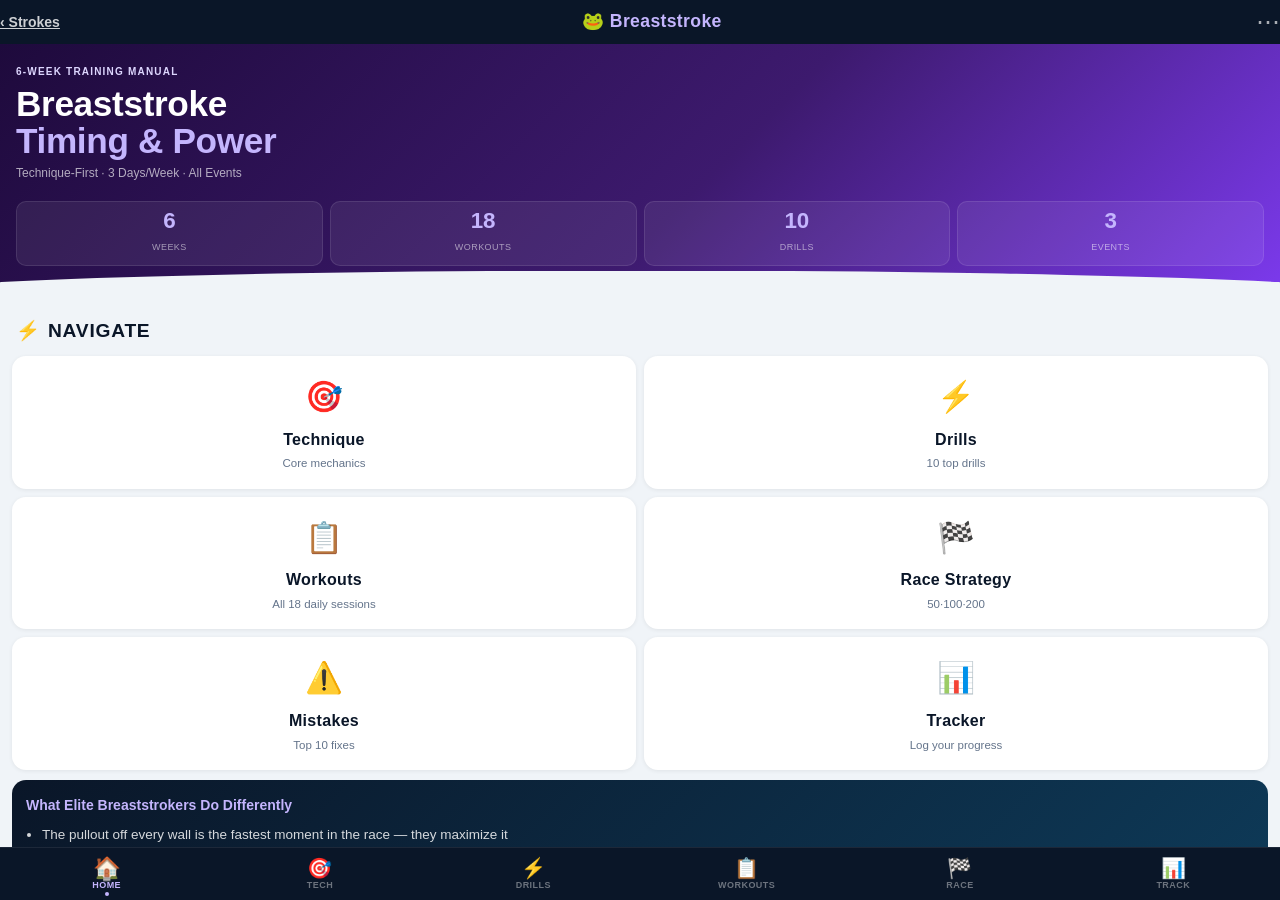
<file: breaststroke.html>
<!DOCTYPE html>
<html lang="en">
<head>
<meta charset="UTF-8">
<meta name="viewport" content="width=device-width,initial-scale=1,maximum-scale=1,viewport-fit=cover">
<meta name="apple-mobile-web-app-capable" content="yes">
<meta name="apple-mobile-web-app-status-bar-style" content="black-translucent">
<meta name="theme-color" content="#0a1628">
<meta name="format-detection" content="telephone=no">
<link rel="apple-touch-icon" href="./icon-192.png">
<title>Breaststroke – Swim Coach</title>
<link rel="stylesheet" href="./shared.css">
<style>
:root{
  --stroke-primary:#7c3aed;--stroke-light:#c4b5fd;--stroke-pale:#f5f3ff;--stroke-dim:#ddd6fe;
  --stroke-grad1:#1e0a3c;--stroke-grad2:#3d1a6e;--stroke-grad3:#7c3aed;
}
</style>
</head>
<body>
<div id="app">
<div id="topbar">
  <a href="index.html" class="tb-back">‹ Strokes</a>
  <div class="tb-title">🐸 <span>Breaststroke</span></div>
  <button class="tb-more" onclick="toggleMenu()">⋯</button>
</div>
<div id="offline-badge">● Offline</div>
<div id="overflow-menu" onclick="closeMenu()">
  <div class="overflow-panel" onclick="event.stopPropagation()">
    <button class="ov-item" onclick="goPage('p-home');closeMenu()"><span class="oi">🏠</span>Home</button>
    <button class="ov-item" onclick="goPage('p-tech');closeMenu()"><span class="oi">🎯</span>Technique</button>
    <button class="ov-item" onclick="goPage('p-drills');closeMenu()"><span class="oi">⚡</span>Drills</button>
    <button class="ov-item" onclick="goPage('p-workouts');closeMenu()"><span class="oi">📋</span>Workouts</button>
    <button class="ov-item" onclick="goPage('p-race');closeMenu()"><span class="oi">🏁</span>Race Strategy</button>
    <button class="ov-item" onclick="goPage('p-mistakes');closeMenu()"><span class="oi">⚠️</span>Mistakes</button>
    <button class="ov-item" onclick="goPage('p-tracker');closeMenu()"><span class="oi">📊</span>Tracker</button>
    <a class="ov-item" href="index.html"><span class="oi">🔄</span>All Strokes</a>
  </div>
</div>
<div id="scroll-area">

<!-- HOME -->
<div id="p-home" class="page active">
  <div class="hero">
    <div class="hero-eye">6-Week Training Manual</div>
    <h1>Breaststroke<br><em>Timing &amp; Power</em></h1>
    <div class="hero-sub">Technique-First · 3 Days/Week · All Events</div>
    <div class="hero-stats">
      <div class="hs"><span class="n">6</span><span class="l">Weeks</span></div>
      <div class="hs"><span class="n">18</span><span class="l">Workouts</span></div>
      <div class="hs"><span class="n">10</span><span class="l">Drills</span></div>
      <div class="hs"><span class="n">3</span><span class="l">Events</span></div>
    </div>
  </div>
  <div class="sec-head"><span class="sec-icon">⚡</span><h2>Navigate</h2></div>
  <div class="hgrid">
    <div class="hcard" onclick="goPage('p-tech')"><span class="hi">🎯</span><div class="ht">Technique</div><div class="hs2">Core mechanics</div></div>
    <div class="hcard" onclick="goPage('p-drills')"><span class="hi">⚡</span><div class="ht">Drills</div><div class="hs2">10 top drills</div></div>
    <div class="hcard" onclick="goPage('p-workouts')"><span class="hi">📋</span><div class="ht">Workouts</div><div class="hs2">All 18 daily sessions</div></div>
    <div class="hcard" onclick="goPage('p-race')"><span class="hi">🏁</span><div class="ht">Race Strategy</div><div class="hs2">50·100·200</div></div>
    <div class="hcard" onclick="goPage('p-mistakes')"><span class="hi">⚠️</span><div class="ht">Mistakes</div><div class="hs2">Top 10 fixes</div></div>
    <div class="hcard" onclick="goPage('p-tracker')"><span class="hi">📊</span><div class="ht">Tracker</div><div class="hs2">Log your progress</div></div>
  </div>
  <div class="ebox">
    <h4>What Elite Breaststrokers Do Differently</h4>
    <ul>
      <li>The pullout off every wall is the fastest moment in the race — they maximize it</li>
      <li>Knees stay inside hip-width — narrow kick = less drag</li>
      <li>Head stays in line during the pull — no bobbing</li>
      <li>The glide is a weapon, not a rest — they use it to accelerate</li>
      <li>Hands never separate wider than the shoulders during pull</li>
      <li>Hip drive powers the kick — not just the legs</li>
      <li>Timing is everything: pull–breathe–kick–glide in a perfect rhythm</li>
    </ul>
  </div>
  <div class="qblock">
    <div class="qt">The Breaststroke Equation</div>
    <div class="qb">"Breaststroke is 50% timing, 30% technique, 20% fitness.<br>Fix the timing first. Everything else follows."</div>
  </div>
</div>

<!-- TECHNIQUE -->
<div id="p-tech" class="page">
  <div class="sec-head"><span class="sec-icon">🎯</span><h2>Core Mechanics</h2></div>
  <div class="subsec">1 · The Pullout (Underwater)</div>
  <div class="cga"><div class="chip cgo">Free Speed — Most Important</div>
    <h3 class="ct">Breaststroke Pullout</h3>
    <p class="cp2">The pullout off every start and turn is the fastest part of the race. It consists of a streamline, one underwater pull to the thighs, one dolphin kick, and then a breakout. Mastering it alone can drop 2–3 seconds.</p>
    <ul class="cu">
      <li><strong>Streamline:</strong> Tight squeeze, full extension, head neutral</li>
      <li><strong>Underwater pull:</strong> One long pull all the way to thighs — do NOT start the pull too early</li>
      <li><strong>Dolphin kick:</strong> One kick as arms recover to streamline</li>
      <li><strong>Breakout:</strong> First breaststroke pull begins just as you hit swimming speed</li>
    </ul>
    <div class="feel"><b>Feel</b>Gliding forward with momentum, then the pull accelerates you further. The dolphin kick should feel like a boost, not a recovery.</div>
  </div>
  <div class="subsec">2 · The Pull</div>
  <div class="ca"><div class="chip cp">Outsweep → Insweep → Recovery</div>
    <h3 class="ct">Breaststroke Pull Pattern</h3>
    <p class="cp2">The breaststroke pull is a heart-shaped pattern. The outsweep sets the catch, the insweep generates propulsion, and the recovery shoots hands forward.</p>
    <ul class="cu">
      <li><strong>Outsweep:</strong> Hands press outward to shoulder-width, elbows stay high</li>
      <li><strong>Catch:</strong> Elbows bend as hands face backward — high elbow catch</li>
      <li><strong>Insweep:</strong> Hands sweep inward and back under the chest powerfully</li>
      <li><strong>Recovery:</strong> Shoot hands forward — fast and tight to the body surface</li>
      <li>Hands never pull wider than shoulder-width — wider = drag, not propulsion</li>
    </ul>
    <div class="feel"><b>Feel</b>Water pressure building on the palms during the insweep. If you feel pressure during the outsweep, you're pulling too early.</div>
  </div>
  <div class="subsec">3 · The Kick</div>
  <div class="ca"><div class="chip cp">Most Unique in Swimming</div>
    <h3 class="ct">Whip Kick Mechanics</h3>
    <p class="cp2">The breaststroke kick is the primary propulsive force — more so than in any other stroke. It must be symmetrical, narrow, and powerful.</p>
    <ul class="cu">
      <li><strong>Recovery:</strong> Heels draw toward glutes — knees stay inside hip-width</li>
      <li><strong>Catch:</strong> Feet flex and rotate outward (dorsiflex + evert)</li>
      <li><strong>Drive:</strong> Heels push outward and backward in a circular arc</li>
      <li><strong>Finish:</strong> Feet snap together — squeeze the finish for extra propulsion</li>
      <li>Knees must stay inside the hip line — wide knees = massive drag</li>
    </ul>
    <div class="feel"><b>Feel</b>The "catch" phase — the moment your feet rotate outward and you feel water on the soles. Then drive and snap.</div>
  </div>
  <div class="subsec">4 · Timing — The Master Key</div>
  <div class="cga"><div class="chip cgo">Most Important Concept</div>
    <h3 class="ct">Pull–Breathe–Kick–Glide</h3>
    <p class="cp2">Breaststroke timing is what separates good from elite. The phases must flow in exact sequence — there should never be a pause or overlap between pull and kick.</p>
    <ul class="cu">
      <li><strong>Pull:</strong> Outsweep → insweep → hands meet under chest</li>
      <li><strong>Breathe:</strong> Head rises naturally with the pull — NOT an active lift</li>
      <li><strong>Kick:</strong> Begins as hands shoot forward — the kick and recovery overlap</li>
      <li><strong>Glide:</strong> Body fully streamlined, momentum carries you forward</li>
    </ul>
    <div class="feel"><b>Feel</b>One fluid motion — like a wave passing through your body from head to toe. No dead spots, no stops.</div>
    <div class="err"><b>Common Timing Flaw</b>Breathing too late (after the pull instead of during it) or kicking before hands shoot forward. Both kill momentum.</div>
  </div>
  <div class="subsec">5 · Body Position in Glide</div>
  <div class="ca"><div class="chip cp">Maximize Momentum</div>
    <p class="cp2">During the glide, your body should be in a perfect streamline — arms extended, head neutral between arms, feet together and pointed. Any drag in the glide wastes the momentum you just created.</p>
    <ul class="cu">
      <li>Head drops between arms immediately after the breath</li>
      <li>Hips should be at surface level during the glide</li>
      <li>Glide length varies — sprint breaststroke glides less, distance glides more</li>
    </ul>
  </div>
  <div class="cgrid">
    <div class="ccard"><span class="ccicon">🌊</span><div class="cctxt">"Pull–breathe–kick–glide"</div><div class="ccsub">Timing mantra</div></div>
    <div class="ccard"><span class="ccicon">🦵</span><div class="cctxt">"Knees in, heels out"</div><div class="ccsub">Kick cue</div></div>
    <div class="ccard"><span class="ccicon">💨</span><div class="cctxt">"Shoot the hands"</div><div class="ccsub">Recovery cue</div></div>
    <div class="ccard"><span class="ccicon">🎯</span><div class="cctxt">"Catch before you pull"</div><div class="ccsub">Pull cue</div></div>
  </div>
</div>

<!-- DRILLS -->
<div id="p-drills" class="page">
  <div class="sec-head"><span class="sec-icon">⚡</span><h2>Top 10 Drills</h2></div>
  <div class="ca" style="margin-bottom:14px"><p class="cp2" style="font-size:13px"><strong>Key:</strong> Breaststroke drills must be done slowly at first. The timing pattern is learned by feel — rushing it trains the wrong pattern.</p></div>
  <div class="card"><div class="cb"><div class="dnum">01</div><div class="dtit">Pullout Practice</div><p class="cp2">From each wall, practice only the pullout: streamline → underwater pull to thighs → one dolphin kick → breakout. Full rest between each. This is the most valuable drill in the set.</p><div class="feel"><b>Feel</b>Speed accelerating through the pull, then the dolphin kick maintaining it. Breakout at maximum forward momentum.</div><div class="err"><b>Mistake</b>Starting the pull too early — wait until you're at full streamline speed before pulling.</div></div></div>
  <div class="card"><div class="cb"><div class="dnum">02</div><div class="dtit">2-Kick 1-Pull Drill</div><p class="cp2">Two breaststroke kicks for every one pull. Forces the kick to be the dominant propulsive force and teaches proper kick-pull separation.</p><div class="feel"><b>Feel</b>Each kick driving you forward with the body in streamline. The pull becomes secondary.</div><div class="err"><b>Mistake</b>Rushing the second kick — each kick should be deliberate and powerful.</div></div></div>
  <div class="card"><div class="cb"><div class="dnum">03</div><div class="dtit">Kick on Back</div><p class="cp2">Breaststroke kick on your back, arms at sides. You can watch your knees and feet to check width and ankle position. Essential for self-correction.</p><div class="feel"><b>Feel</b>Heels drawing to glutes, feet rotating outward to catch, then snapping together at finish.</div><div class="err"><b>Mistake</b>Knees spreading wider than hips — visible from above and dramatically slows you down.</div></div></div>
  <div class="card"><div class="cb"><div class="dnum">04</div><div class="dtit">Breaststroke Kick with Board</div><p class="cp2">Kickboard held in front, arms extended. Isolates the kick completely. Breathe by lifting eyes forward, not lifting the whole head.</p><div class="feel"><b>Feel</b>Forward momentum through the kick finish — feet snapping together should surge you forward.</div><div class="err"><b>Mistake</b>Slow, wide, lazy kick. Each kick should feel like an explosion, not a paddle.</div></div></div>
  <div class="card"><div class="cb"><div class="dnum">05</div><div class="dtit">Arms-Only Pull (Pull Buoy)</div><p class="cp2">Pull buoy between legs, swim breaststroke arms only. Isolates the pull pattern and timing. Focus on the outsweep→insweep→shoot sequence.</p><div class="feel"><b>Feel</b>Pressure building only during the insweep. The hand shoot forward should be forceful and tight to the body.</div><div class="err"><b>Mistake</b>Pulling hands too wide — they should never exceed shoulder-width during the pull.</div></div></div>
  <div class="card"><div class="cb"><div class="dnum">06</div><div class="dtit">3-Glide Drill</div><p class="cp2">Take one full breaststroke pull and kick, then hold the streamline glide position for a count of 3 before the next stroke. Exaggerates the glide and builds streamline body position.</p><div class="feel"><b>Feel</b>Full extension, head neutral, feet together and pointed during the 3-count. Maximum streamline.</div><div class="err"><b>Mistake</b>Starting the pull too soon — force yourself to hold the count even as you slow down.</div></div></div>
  <div class="card"><div class="cb"><div class="dnum">07</div><div class="dtit">Timing Drill — Hands Lead Kick</div><p class="cp2">Exaggerate the timing: shoot hands forward fully before the kick begins. This corrects the most common timing error (kick starting too early).</p><div class="feel"><b>Feel</b>A brief overlap where your hands are fully extended before your feet start the drive.</div><div class="err"><b>Mistake</b>Reverting to simultaneous hands-and-kick — slow down and be deliberate about the sequence.</div></div></div>
  <div class="card"><div class="cb"><div class="dnum">08</div><div class="dtit">Breaststroke Fist Drill</div><p class="cp2">Swim breaststroke with clenched fists. Forces the forearm to load up during the insweep and teaches the high-elbow catch position.</p><div class="feel"><b>Feel</b>Forearm pressure during the insweep rather than just palm pressure.</div><div class="err"><b>Mistake</b>Widening the pull to compensate for fists — keep the same shoulder-width pattern.</div></div></div>
  <div class="card"><div class="cb"><div class="dnum">09</div><div class="dtit">Head-Lead Kick Drill</div><p class="cp2">Float face down, arms at sides, kick only. Head stays in the water throughout (breathe by turning to the side). Forces you to feel the kick propulsion without arm help.</p><div class="feel"><b>Feel</b>Each kick cycle moving you forward — if you're sinking, the kick is too slow or too wide.</div><div class="err"><b>Mistake</b>Lifting the head to breathe — turn to the side to maintain body position.</div></div></div>
  <div class="card"><div class="cb"><div class="dnum">10</div><div class="dtit">Underwater Breaststroke Pull</div><p class="cp2">Swim one full length of underwater breaststroke — one pullout plus as many underwater pull-kick cycles as possible before surfacing. Builds lung capacity and strengthens the underwater pull pattern.</p><div class="feel"><b>Feel</b>Streamlining fully between each underwater pull-kick cycle. Maximum efficiency underwater.</div><div class="err"><b>Mistake</b>Surfacing too early — challenge yourself to stay under as long as possible (safely).</div></div></div>
</div>

<!-- WORKOUTS -->
<div id="p-workouts" class="page">
  <div class="sec-head"><span class="sec-icon">📋</span><h2>18 Daily Workouts</h2></div>
  <div class="ca" style="margin-bottom:4px"><p class="cp2" style="font-size:13px"><strong>3 days/week for 6 weeks.</strong> Tap any day to expand. All warm-ups and cool-downs in freestyle unless noted.</p></div>

  <div class="week-label">Week 1 <span class="week-pill">Technique Foundation</span></div>
  <div class="day-card">
    <div class="day-head" onclick="toggleDay(this)">
      <div class="day-num">1</div><div class="day-meta"><div class="day-title">Pullout + Kick Intro</div><div class="day-sub">Mon · ~2,000m · Easy/Drill</div></div><div class="day-arr">›</div>
    </div>
    <div class="day-body">
      <div class="set-line"><div class="set-name">Warm-Up</div><div class="set-detail">300 free easy + 100 breast easy — feel your current timing</div></div>
      <div class="set-line"><div class="set-name">Pullout Focus</div><div class="set-detail">10× pullout only from each wall — full rest between each<br>Streamline → pull to thighs → one dolphin kick → breakout<br>Aim to reach 8m+ before first breaststroke pull</div><div class="set-note">This single drill can drop 1–2 seconds alone. Do it every practice.</div></div>
      <div class="set-line"><div class="set-name">Kick Set</div><div class="set-detail">6×25 breast kick on board on :50 — focus on knees inside hips, heels to glutes</div></div>
      <div class="set-line"><div class="set-name">Main Set</div><div class="set-detail">6×50 breast on 1:30 — focus on kick mechanics only, count strokes per 25</div></div>
      <div class="set-line"><div class="set-name">Cool-Down</div><div class="set-detail">200 free easy</div></div>
      <span class="day-total">~2,000m</span>
    </div>
  </div>
  <div class="day-card">
    <div class="day-head" onclick="toggleDay(this)">
      <div class="day-num">2</div><div class="day-meta"><div class="day-title">Pull Pattern + Timing Intro</div><div class="day-sub">Wed · ~2,200m · Drill/Moderate</div></div><div class="day-arr">›</div>
    </div>
    <div class="day-body">
      <div class="set-line"><div class="set-name">Warm-Up</div><div class="set-detail">400 free easy</div></div>
      <div class="set-line"><div class="set-name">Pull Drill Block</div><div class="set-detail">8×25 breast on :55<br>1,2: Arms-only with pull buoy — outsweep→insweep→shoot<br>3,4: 2-kick 1-pull drill<br>5,6: Timing drill — hands lead kick<br>7,8: Full stroke, apply the timing</div></div>
      <div class="set-line"><div class="set-name">Main Set</div><div class="set-detail">8×50 breast on 1:25 — focus on "pull–breathe–kick–glide" mantra every stroke</div></div>
      <div class="set-line"><div class="set-name">Cool-Down</div><div class="set-detail">200 free easy</div></div>
      <span class="day-total">~2,200m</span>
    </div>
  </div>
  <div class="day-card">
    <div class="day-head" onclick="toggleDay(this)">
      <div class="day-num">3</div><div class="day-meta"><div class="day-title">Glide + Full Integration</div><div class="day-sub">Fri · ~2,300m · Drill/Moderate</div></div><div class="day-arr">›</div>
    </div>
    <div class="day-body">
      <div class="set-line"><div class="set-name">Warm-Up</div><div class="set-detail">400 free + 100 breast kick on back (self-check knees)</div></div>
      <div class="set-line"><div class="set-name">Glide Drill Set</div><div class="set-detail">6×25 breast on 1:00 — 3-glide drill: hold streamline for 3-count after each stroke<br>Feel the momentum carrying you before the next pull</div></div>
      <div class="set-line"><div class="set-name">Pullout Set</div><div class="set-detail">8× pullout-only practice — each one must be longer than the last rep</div></div>
      <div class="set-line"><div class="set-name">Main Set</div><div class="set-detail">4×100 breast on 2:20 — count strokes every 25, hold consistent count</div></div>
      <div class="set-line"><div class="set-name">Cool-Down</div><div class="set-detail">200 free easy</div></div>
      <span class="day-total">~2,300m</span>
    </div>
  </div>

  <div class="week-label">Week 2 <span class="week-pill">Technique Foundation</span></div>
  <div class="day-card">
    <div class="day-head" onclick="toggleDay(this)">
      <div class="day-num">4</div><div class="day-meta"><div class="day-title">Kick Mechanics Deep Dive</div><div class="day-sub">Mon · ~2,400m · Drill/Moderate</div></div><div class="day-arr">›</div>
    </div>
    <div class="day-body">
      <div class="set-line"><div class="set-name">Warm-Up</div><div class="set-detail">400 free + 100 breast easy</div></div>
      <div class="set-line"><div class="set-name">Kick Diagnosis Set</div><div class="set-detail">6×25 breast kick on back on :50 — watch your own knees<br>Knees must stay inside the hip line on every rep<br>Video yourself from above if possible</div><div class="set-note">Wide-knee breaststroke is one of the top 3 errors. Self-correct here.</div></div>
      <div class="set-line"><div class="set-name">Head-Lead Kick</div><div class="set-detail">4×25 head-lead kick drill — arms at sides, feel propulsion from the kick alone</div></div>
      <div class="set-line"><div class="set-name">Main Set</div><div class="set-detail">8×50 breast on 1:20 — every stroke: narrow knees, foot catch, snap finish</div></div>
      <div class="set-line"><div class="set-name">Cool-Down</div><div class="set-detail">300 free easy</div></div>
      <span class="day-total">~2,400m</span>
    </div>
  </div>
  <div class="day-card">
    <div class="day-head" onclick="toggleDay(this)">
      <div class="day-num">5</div><div class="day-meta"><div class="day-title">Breathing Position + Head</div><div class="day-sub">Wed · ~2,400m · Moderate</div></div><div class="day-arr">›</div>
    </div>
    <div class="day-body">
      <div class="set-line"><div class="set-name">Warm-Up</div><div class="set-detail">500 IM order easy</div></div>
      <div class="set-line"><div class="set-name">Breath Position Drill</div><div class="set-detail">8×25 breast on :55 — focus only on the breath: head rises naturally with pull (not a separate lift), eyes forward, mouth just clears the water, head drops immediately with kick</div><div class="set-note">Exaggerated head lifting is a top 3 breaststroke error. The head follows the pull — it doesn't lead it.</div></div>
      <div class="set-line"><div class="set-name">Main Set</div><div class="set-detail">6×75 breast on 1:45<br>25 kick only / 25 arms only / 25 full stroke<br>Connect the two isolated movements into one full stroke</div></div>
      <div class="set-line"><div class="set-name">Cool-Down</div><div class="set-detail">200 free easy</div></div>
      <span class="day-total">~2,400m</span>
    </div>
  </div>
  <div class="day-card">
    <div class="day-head" onclick="toggleDay(this)">
      <div class="day-num">6</div><div class="day-meta"><div class="day-title">Full Stroke Integration</div><div class="day-sub">Fri · ~2,500m · Moderate</div></div><div class="day-arr">›</div>
    </div>
    <div class="day-body">
      <div class="set-line"><div class="set-name">Warm-Up</div><div class="set-detail">400 free + 200 breast easy</div></div>
      <div class="set-line"><div class="set-name">Technique Pyramid</div><div class="set-detail">4×100 breast on 2:10<br>Each 100 = 25 kick only / 25 pull only / 25 full timing drill / 25 race-effort stroke<br>Each phase should feel connected to the next</div></div>
      <div class="set-line"><div class="set-name">Main Set</div><div class="set-detail">8×50 breast on 1:20 — strong, even stroke count, perfect pullout every wall</div></div>
      <div class="set-line"><div class="set-name">Cool-Down</div><div class="set-detail">300 free easy</div></div>
      <span class="day-total">~2,500m</span>
    </div>
  </div>

  <div class="week-label">Week 3 <span class="week-pill">Power &amp; Efficiency</span></div>
  <div class="day-card">
    <div class="day-head" onclick="toggleDay(this)">
      <div class="day-num">7</div><div class="day-meta"><div class="day-title">Resistance + Pull Power</div><div class="day-sub">Mon · ~2,600m · Moderate/Strong</div></div><div class="day-arr">›</div>
    </div>
    <div class="day-body">
      <div class="set-line"><div class="set-name">Warm-Up</div><div class="set-detail">400 free + 4×25 breast drill of choice</div></div>
      <div class="set-line"><div class="set-name">Fist Drill Power Set</div><div class="set-detail">6×50 breast on 1:20 — fist drill<br>Then immediately 6×50 breast on 1:15 — open hands<br>Feel the amplified catch pressure with open hands after fists</div></div>
      <div class="set-line"><div class="set-name">Main Set</div><div class="set-detail">4×150 breast on 3:00 — strong, consistent stroke count throughout each 150</div></div>
      <div class="set-line"><div class="set-name">Cool-Down</div><div class="set-detail">200 free easy</div></div>
      <span class="day-total">~2,600m</span>
    </div>
  </div>
  <div class="day-card">
    <div class="day-head" onclick="toggleDay(this)">
      <div class="day-num">8</div><div class="day-meta"><div class="day-title">Tempo + Stroke Rate</div><div class="day-sub">Wed · ~2,700m · Strong</div></div><div class="day-arr">›</div>
    </div>
    <div class="day-body">
      <div class="set-line"><div class="set-name">Warm-Up</div><div class="set-detail">500 free + 200 breast kick</div></div>
      <div class="set-line"><div class="set-name">Tempo Contrast Set</div><div class="set-detail">6×50 breast alternating on 1:30<br>Odd: long glide, slow tempo — max DPS<br>Even: shorter glide, faster tempo — sprint feel<br>Learn the difference between distance and sprint breaststroke tempo</div></div>
      <div class="set-line"><div class="set-name">Main Set</div><div class="set-detail">4×200 breast on 4:00 — strong aerobic effort, count strokes, even splits</div></div>
      <div class="set-line"><div class="set-name">Cool-Down</div><div class="set-detail">200 free easy</div></div>
      <span class="day-total">~2,700m</span>
    </div>
  </div>
  <div class="day-card">
    <div class="day-head" onclick="toggleDay(this)">
      <div class="day-num">9</div><div class="day-meta"><div class="day-title">Race Pace Introduction</div><div class="day-sub">Fri · ~2,800m · Strong</div></div><div class="day-arr">›</div>
    </div>
    <div class="day-body">
      <div class="set-line"><div class="set-name">Warm-Up</div><div class="set-detail">400 free + 4×25 breast build</div></div>
      <div class="set-line"><div class="set-name">Pullout Sprint Set</div><div class="set-detail">8× pullout → 25 race-pace breast — full rest each<br>The race pace 25 follows every pullout — connects the two</div></div>
      <div class="set-line"><div class="set-name">Race Pace 50s</div><div class="set-detail">8×50 breast on 1:45 — descend 1–4, repeat 5–8<br>Hold DPS target even at race pace tempo</div></div>
      <div class="set-line"><div class="set-name">Race Sim</div><div class="set-detail">1×100 breast at goal pace — full rest 5 min · record splits</div></div>
      <div class="set-line"><div class="set-name">Cool-Down</div><div class="set-detail">300 free easy</div></div>
      <span class="day-total">~2,800m</span>
    </div>
  </div>

  <div class="week-label">Week 4 <span class="week-pill">Power &amp; Efficiency</span></div>
  <div class="day-card">
    <div class="day-head" onclick="toggleDay(this)">
      <div class="day-num">10</div><div class="day-meta"><div class="day-title">Kick Power + Speed</div><div class="day-sub">Mon · ~2,800m · Strong</div></div><div class="day-arr">›</div>
    </div>
    <div class="day-body">
      <div class="set-line"><div class="set-name">Warm-Up</div><div class="set-detail">500 free + 4×25 breast drill</div></div>
      <div class="set-line"><div class="set-name">Kick Power Set</div><div class="set-detail">10×25 breast kick on board on :40 — alternate easy and sprint kick<br>Odd: slow, perfect technique kick<br>Even: max-effort kick — same narrow technique at speed</div></div>
      <div class="set-line"><div class="set-name">Main Set</div><div class="set-detail">5×100 breast on 2:00 — strong, every pullout at max effort, count strokes</div></div>
      <div class="set-line"><div class="set-name">Cool-Down</div><div class="set-detail">200 free easy</div></div>
      <span class="day-total">~2,800m</span>
    </div>
  </div>
  <div class="day-card">
    <div class="day-head" onclick="toggleDay(this)">
      <div class="day-num">11</div><div class="day-meta"><div class="day-title">Broken 200 Pacing</div><div class="day-sub">Wed · ~2,900m · Strong</div></div><div class="day-arr">›</div>
    </div>
    <div class="day-body">
      <div class="set-line"><div class="set-name">Warm-Up</div><div class="set-detail">500 free + 200 breast kick</div></div>
      <div class="set-line"><div class="set-name">Broken 200 Breast</div><div class="set-detail">4×50 breast on 3:00 — each 50 is one quarter of a 200 at goal pace<br>Add splits for projected 200 time<br>Count strokes — must match across all 4 reps</div></div>
      <div class="set-line"><div class="set-name">Threshold Set</div><div class="set-detail">3×200 breast on 4:00 — strong aerobic effort, consistent tempo throughout</div></div>
      <div class="set-line"><div class="set-name">Cool-Down</div><div class="set-detail">200 free easy</div></div>
      <span class="day-total">~2,900m</span>
    </div>
  </div>
  <div class="day-card">
    <div class="day-head" onclick="toggleDay(this)">
      <div class="day-num">12</div><div class="day-meta"><div class="day-title">Back Half Strength</div><div class="day-sub">Fri · ~3,000m · Strong</div></div><div class="day-arr">›</div>
    </div>
    <div class="day-body">
      <div class="set-line"><div class="set-name">Warm-Up</div><div class="set-detail">400 free + 4×25 breast build</div></div>
      <div class="set-line"><div class="set-name">Back Half Set</div><div class="set-detail">6×50 breast on 2:00<br>25 easy / 25 RACE PACE<br>Race pace 25 must hold full technique — don't let kick go wide under fatigue</div></div>
      <div class="set-line"><div class="set-name">Race Sim</div><div class="set-detail">3×100 breast at goal race pace — 5 min rest each · record all splits</div></div>
      <div class="set-line"><div class="set-name">Pullouts</div><div class="set-detail">6× max-distance pullout practice</div></div>
      <div class="set-line"><div class="set-name">Cool-Down</div><div class="set-detail">300 free easy</div></div>
      <span class="day-total">~3,000m</span>
    </div>
  </div>

  <div class="week-label">Week 5 <span class="week-pill">Race Readiness</span></div>
  <div class="day-card">
    <div class="day-head" onclick="toggleDay(this)">
      <div class="day-num">13</div><div class="day-meta"><div class="day-title">Sprint Mechanics + Turns</div><div class="day-sub">Mon · ~2,800m · Strong/Race</div></div><div class="day-arr">›</div>
    </div>
    <div class="day-body">
      <div class="set-line"><div class="set-name">Warm-Up</div><div class="set-detail">500 free + 200 breast kick + 4×25 breast build</div></div>
      <div class="set-line"><div class="set-name">Turn + Pullout Set</div><div class="set-detail">10× approach from 10m out → touch → pullout → first 3 strokes of race<br>Full rest each — perfect execution every rep<br>Focus: tight two-hand touch, fast rotation to push-off, max pullout</div><div class="set-note">Two-hand touch is mandatory in breaststroke — practice it in every turn.</div></div>
      <div class="set-line"><div class="set-name">Sprint 50s</div><div class="set-detail">6×50 breast on 2:00 — RACE PACE, perfect pullout every wall</div></div>
      <div class="set-line"><div class="set-name">Cool-Down</div><div class="set-detail">400 free easy</div></div>
      <span class="day-total">~2,800m</span>
    </div>
  </div>
  <div class="day-card">
    <div class="day-head" onclick="toggleDay(this)">
      <div class="day-num">14</div><div class="day-meta"><div class="day-title">50 & 100 Race Sets</div><div class="day-sub">Wed · ~2,800m · Race Pace</div></div><div class="day-arr">›</div>
    </div>
    <div class="day-body">
      <div class="set-line"><div class="set-name">Warm-Up</div><div class="set-detail">600 free descend + 4×25 breast race-pace efforts</div></div>
      <div class="set-line"><div class="set-name">50 Breast Race Set</div><div class="set-detail">4×50 breast on 3:00 — full race effort · record time and stroke count</div></div>
      <div class="set-line"><div class="set-name">100 Breast Race Set</div><div class="set-detail">3×100 breast on 6:00 — race effort · record all 25 splits · count strokes on back half</div></div>
      <div class="set-line"><div class="set-name">Cool-Down</div><div class="set-detail">500 free easy</div></div>
      <span class="day-total">~2,800m</span>
    </div>
  </div>
  <div class="day-card">
    <div class="day-head" onclick="toggleDay(this)">
      <div class="day-num">15</div><div class="day-meta"><div class="day-title">200 Race Simulation</div><div class="day-sub">Fri · ~3,000m · Race Pace</div></div><div class="day-arr">›</div>
    </div>
    <div class="day-body">
      <div class="set-line"><div class="set-name">Warm-Up</div><div class="set-detail">600 free + 200 breast kick + 4×25 pace builders</div></div>
      <div class="set-line"><div class="set-name">200 Breast Simulation</div><div class="set-detail">2×200 breast on 8:30 — full race effort<br>Rep 1: even splits — stroke count same on every 50<br>Rep 2: negative split — back 100 faster<br>Record all splits</div></div>
      <div class="set-line"><div class="set-name">Aerobic Set</div><div class="set-detail">6×50 breast on 1:20 — 200 race pace, perfect timing pattern</div></div>
      <div class="set-line"><div class="set-name">Cool-Down</div><div class="set-detail">400 free easy</div></div>
      <span class="day-total">~3,000m</span>
    </div>
  </div>

  <div class="week-label">Week 6 <span class="week-pill">Taper &amp; Time Trials</span></div>
  <div class="day-card">
    <div class="day-head" onclick="toggleDay(this)">
      <div class="day-num">16</div><div class="day-meta"><div class="day-title">Sharpening — Quality Only</div><div class="day-sub">Mon · ~2,200m · Race Pace</div></div><div class="day-arr">›</div>
    </div>
    <div class="day-body">
      <div class="set-line"><div class="set-name">Warm-Up</div><div class="set-detail">400 free + 200 breast easy drill</div></div>
      <div class="set-line"><div class="set-name">Speed Work</div><div class="set-detail">8×25 breast on 2:00 — MAXIMUM effort, full rest<br>Perfect pullout, perfect timing, narrow kick — race conditions</div></div>
      <div class="set-line"><div class="set-name">Race Pace 50s</div><div class="set-detail">4×50 breast on 3:00 — race pace · record each</div></div>
      <div class="set-line"><div class="set-name">Cool-Down</div><div class="set-detail">400 free easy</div></div>
      <span class="day-total">~2,200m</span>
    </div>
  </div>
  <div class="day-card">
    <div class="day-head" onclick="toggleDay(this)">
      <div class="day-num">17</div><div class="day-meta"><div class="day-title">Final Tune-Up</div><div class="day-sub">Wed · ~1,800m · Light/Race</div></div><div class="day-arr">›</div>
    </div>
    <div class="day-body">
      <div class="set-line"><div class="set-name">Warm-Up</div><div class="set-detail">500 free easy</div></div>
      <div class="set-line"><div class="set-name">Drill Reminders</div><div class="set-detail">4×25 breast — one drill each: pullout / kick / timing / full stroke</div></div>
      <div class="set-line"><div class="set-name">Race Feel Set</div><div class="set-detail">6×50 breast on 2:30<br>Odd: 25 easy / 25 race sprint<br>Even: full 50 controlled race pace<br>Relax into the speed — trust the 5 weeks of training</div></div>
      <div class="set-line"><div class="set-name">Cool-Down</div><div class="set-detail">300 free easy + full stretch</div></div>
      <span class="day-total">~1,800m</span>
    </div>
  </div>
  <div class="day-card">
    <div class="day-head" onclick="toggleDay(this)">
      <div class="day-num">18</div><div class="day-meta"><div class="day-title">🏆 Time Trial Day</div><div class="day-sub">Fri · ~2,500m · Max Effort</div></div><div class="day-arr">›</div>
    </div>
    <div class="day-body">
      <div class="set-line"><div class="set-name">Warm-Up</div><div class="set-detail">800 free + 200 breast drill + 4×50 breast build to race pace</div></div>
      <div class="set-line"><div class="set-name">50 Breast Time Trial</div><div class="set-detail">1×50 breast — MAX EFFORT from push-off · Full 10 min rest · Record time</div></div>
      <div class="set-line"><div class="set-name">100 Breast Time Trial</div><div class="set-detail">1×100 breast — MAX EFFORT · Full 10 min rest · Record every 25 split</div></div>
      <div class="set-line"><div class="set-name">Optional: 200 TT</div><div class="set-detail">1×200 breast — even splits · Full 15 min rest before attempting</div></div>
      <div class="set-line"><div class="set-name">Cool-Down</div><div class="set-detail">500 free easy — celebrate your progress</div></div>
      <div class="set-note" style="margin-top:8px;font-size:13px;color:#059669;font-weight:600">🎯 Compare to Week 1 baseline. Log in Tracker!</div>
      <span class="day-total">~2,500m</span>
    </div>
  </div>
</div>

<!-- RACE STRATEGY -->
<div id="p-race" class="page">
  <div class="sec-head"><span class="sec-icon">🏁</span><h2>Race Strategy</h2></div>
  <div class="evtabs">
    <button class="evb active" onclick="showEv('br50',this)">50 Breast</button>
    <button class="evb" onclick="showEv('br100',this)">100 Breast</button>
    <button class="evb" onclick="showEv('br200',this)">200 Breast</button>
  </div>
  <div id="br50" class="evc active">
    <div class="cga"><div class="chip cgo">Sprint · Timing Critical</div><h3 class="ct">50 Breast — Pullout Is Everything</h3><p class="cp2">In the 50, a perfect pullout off the start can be 30–40% of your total race. Sprint breaststroke uses a shorter glide and faster tempo — think explosive, not rhythmic.</p></div>
    <div class="card"><div class="cb"><h3 class="ct">Race Model</h3><ul class="cu"><li><strong>Start pullout:</strong> Max distance — aim for 10m+ before first pull</li><li><strong>First 15m:</strong> Explosive tempo — short glide, aggressive kick</li><li><strong>15–35m:</strong> Maintain tempo, perfect timing on every stroke</li><li><strong>Final 15m:</strong> Turn pullout → max effort → touch wall on a kick finish</li></ul></div></div>
    <div class="csa"><div class="chip cg">Quick Time Drops</div><ul class="cu"><li>Longer pullout → saves 0.3–0.5 sec</li><li>Narrower kick (practice daily) → saves 0.2–0.4 sec</li><li>Faster hand recovery (shoot hands) → saves 0.1–0.2 sec</li></ul></div>
  </div>
  <div id="br100" class="evc">
    <div class="cga"><div class="chip cgo">Sprint-Endurance</div><h3 class="ct">100 Breast — Stroke Integrity Wins</h3><p class="cp2">The 100 breast is lost in the third 25 when kick width widens under fatigue. The swimmer who maintains narrow knees and snappy kick finish in the third 25 almost always wins.</p></div>
    <div class="card"><div class="cb"><h3 class="ct">Pacing Model</h3><ul class="cu"><li><strong>First 50:</strong> Strong, slightly below max — feel controlled</li><li><strong>Third 25:</strong> Fight for the kick — knees in, snap the finish</li><li><strong>Last 25:</strong> Touch on a KICK, not a pull — time your finish</li></ul></div></div>
    <div class="card"><div class="cb"><h3 class="ct">The Touch</h3><p class="cp2">Two hands simultaneously on the touchpad — must happen at the end of a full arm extension, not mid-stroke. Finish timing: arrive at the wall mid-glide with arms extended.</p></div></div>
  </div>
  <div id="br200" class="evc">
    <div class="cga"><div class="chip cgo">Aerobic Power</div><h3 class="ct">200 Breast — Rhythm Is Your Weapon</h3><p class="cp2">The 200 breast is a race of rhythm. Find your tempo on lap 1 and hold it exactly through lap 8. Athletes who change tempo in the middle almost always fade at the end.</p></div>
    <div class="card"><div class="cb"><h3 class="ct">4-Split Model</h3><ul class="cu"><li><strong>1st 50:</strong> Establish rhythm — don't go out too fast</li><li><strong>2nd 50:</strong> Lock in — every stroke identical</li><li><strong>3rd 50:</strong> Mental toughness — maintain kick integrity</li><li><strong>4th 50:</strong> Every ounce — finish with a kick on the wall</li></ul></div></div>
  </div>
  <div class="subsec">Race-Day Checklist</div>
  <div class="clw"><ul class="checklist">
    <li><span class="ci">✓</span><div><strong>Pullout:</strong> Practice 3 full pullouts in warm-up — confirm your breakout distance.</div></li>
    <li><span class="ci">✓</span><div><strong>Timing:</strong> Repeat your mantra — "pull–breathe–kick–glide" during warm-up laps.</div></li>
    <li><span class="ci">✓</span><div><strong>Touch:</strong> Two hands, simultaneous, on every turn and finish — no exceptions.</div></li>
    <li><span class="ci">✓</span><div><strong>Finish:</strong> Time your last stroke to arrive at the wall on an arm extension, not a kick.</div></li>
  </ul></div>
</div>

<!-- MISTAKES -->
<div id="p-mistakes" class="page">
  <div class="sec-head"><span class="sec-icon">⚠️</span><h2>Top 10 Mistakes</h2></div>
  <div class="cda"><div class="chip cr">Mistake 1</div><h3 class="ct">Wide Knees on Kick</h3><p class="cp2">Knees spreading wider than hips is one of the biggest drag sources in all of swimming. It adds frontal resistance and reduces kick propulsion simultaneously.</p><div class="err"><b>Fix</b>Kick on back, watch your knees. Video from above. Knees must stay inside the hip line on every rep.</div></div>
  <div class="cda"><div class="chip cr">Mistake 2</div><h3 class="ct">Lifting the Head to Breathe</h3><p class="cp2">Actively lifting the head breaks body position and delays the kick. The head should rise naturally as the pull brings the shoulders up — not as an independent movement.</p><div class="err"><b>Fix</b>Arms-only drill with pull buoy — practice breath rising with the pull.</div></div>
  <div class="cda"><div class="chip cr">Mistake 3</div><h3 class="ct">Kick Before Hands Shoot</h3><p class="cp2">Starting the kick before the hands are fully extended kills the glide momentum and shortens the propulsive phase. Hands must be fully extended before the kick drives.</p><div class="err"><b>Fix</b>Timing drill — deliberately exaggerate the hands-lead-kick sequence.</div></div>
  <div class="cda"><div class="chip cr">Mistake 4</div><h3 class="ct">Too-Wide Pull</h3><p class="cp2">Hands pulling wider than the shoulders move water sideways rather than backward. The power phase of the pull is the insweep — which can only happen if the outsweep stays within shoulder-width.</p><div class="err"><b>Fix</b>Arms-only drill — mark shoulder-width with awareness on every rep.</div></div>
  <div class="cda"><div class="chip cr">Mistake 5</div><h3 class="ct">Short or Weak Pullout</h3><p class="cp2">A weak pullout off the wall is free time left on the table. Pulling too early wastes the glide speed. This single skill can account for 2–3 seconds of improvement.</p><div class="err"><b>Fix</b>Pullout-only practice sets at the start of every session — minimum 6 reps.</div></div>
  <div class="cda"><div class="chip cr">Mistake 6</div><h3 class="ct">No Ankle Catch</h3><p class="cp2">Failure to dorsiflex and evert the feet before the kick drive means you're pushing with the wrong surface. The soles and inside edges of the feet should face backward during the drive.</p><div class="err"><b>Fix</b>Kick on back, watch foot position at the catch moment.</div></div>
  <div class="cda"><div class="chip cr">Mistake 7</div><h3 class="ct">Kick Finish Not Snapping</h3><p class="cp2">A lazy kick finish that doesn't squeeze feet together loses the final propulsive impulse. The feet should snap together like a whip at the end of the drive.</p><div class="err"><b>Fix</b>Kickboard set: focus only on the snap-together finish of each kick.</div></div>
  <div class="cda"><div class="chip cr">Mistake 8</div><h3 class="ct">Hips Sinking in the Glide</h3><p class="cp2">If your hips drop during the glide, your drag increases dramatically. The streamline position must be maintained with hips up and body flat throughout the glide phase.</p><div class="err"><b>Fix</b>3-glide drill — hold the position for 3 full seconds and feel if hips sag.</div></div>
  <div class="cda"><div class="chip cr">Mistake 9</div><h3 class="ct">Forgetting the Two-Hand Touch</h3><p class="cp2">A one-hand touch in breaststroke is an automatic disqualification. It happens most often on the last length when swimmers are fatigued. Practice two-hand touches on every single turn.</p><div class="err"><b>Fix</b>Turn practice sets — two-hand touch is non-negotiable on every rep.</div></div>
  <div class="cda"><div class="chip cr">Mistake 10</div><h3 class="ct">Going Out Too Fast</h3><p class="cp2">Breaststroke is the most affected stroke by pacing errors. Going out even one stroke-cycle too fast on the first 50 causes technique to collapse — knees widen, timing breaks — in the third 25.</p></div>
</div>

<!-- TRACKER -->
<div id="p-tracker" class="page">
  <div class="sec-head"><span class="sec-icon">📊</span><h2>Progress Tracker</h2></div>
  <div class="ca" style="margin-bottom:12px"><p class="cp2" style="font-size:13px">Data saves automatically on your device.</p></div>
  <div class="subsec">Baseline Times (Week 1)</div>
  <div class="tgrid">
    <div class="tc"><div class="tl">50 Breast — Current</div><input class="ti" id="tb1" placeholder="0:00.0" type="text" inputmode="decimal" autocomplete="off" autocorrect="off"></div>
    <div class="tc"><div class="tl">100 Breast — Current</div><input class="ti" id="tb2" placeholder="0:00.0" type="text" inputmode="decimal" autocomplete="off" autocorrect="off"></div>
    <div class="tc"><div class="tl">200 Breast — Current</div><input class="ti" id="tb3" placeholder="0:00.0" type="text" inputmode="decimal" autocomplete="off" autocorrect="off"></div>
  </div>
  <div class="subsec">Goal Times (Week 6)</div>
  <div class="tgrid">
    <div class="tc"><div class="tl">50 Breast — Goal</div><input class="ti" id="tg1" placeholder="0:00.0" type="text" inputmode="decimal" autocomplete="off" autocorrect="off"></div>
    <div class="tc"><div class="tl">100 Breast — Goal</div><input class="ti" id="tg2" placeholder="0:00.0" type="text" inputmode="decimal" autocomplete="off" autocorrect="off"></div>
    <div class="tc"><div class="tl">200 Breast — Goal</div><input class="ti" id="tg3" placeholder="0:00.0" type="text" inputmode="decimal" autocomplete="off" autocorrect="off"></div>
  </div>
  <div class="subsec">Weekly Log</div>
  <div class="tscroll"><table class="logt">
    <thead><tr><th>Week</th><th>Easy /25</th><th>Race /25</th><th>Pullout (m)</th><th>Notes</th></tr></thead>
    <tbody id="log-body"></tbody>
  </table></div>
  <div class="qblock"><div class="qt">Perfect Timing Every Stroke</div><div class="qb">"Pull. Breathe. Kick. Glide.<br>Four words. Master all four.<br>That is breaststroke."</div></div>
</div>

</div>
<div id="bottom-nav">
  <button class="nav-item active" id="nb-home" onclick="goPage('p-home','nb-home')"><span class="ni">🏠</span><span class="nl">Home</span></button>
  <button class="nav-item" id="nb-tech" onclick="goPage('p-tech','nb-tech')"><span class="ni">🎯</span><span class="nl">Tech</span></button>
  <button class="nav-item" id="nb-drills" onclick="goPage('p-drills','nb-drills')"><span class="ni">⚡</span><span class="nl">Drills</span></button>
  <button class="nav-item" id="nb-work" onclick="goPage('p-workouts','nb-work')"><span class="ni">📋</span><span class="nl">Workouts</span></button>
  <button class="nav-item" id="nb-race" onclick="goPage('p-race','nb-race')"><span class="ni">🏁</span><span class="nl">Race</span></button>
  <button class="nav-item" id="nb-track" onclick="goPage('p-tracker','nb-track')"><span class="ni">📊</span><span class="nl">Track</span></button>
</div>
</div>
<script src="./stroke-app.js"></script>
<script src="./videos.js"></script>
<script>initApp('br'); initVideos('br');</script>
</body>
</html>
</file>
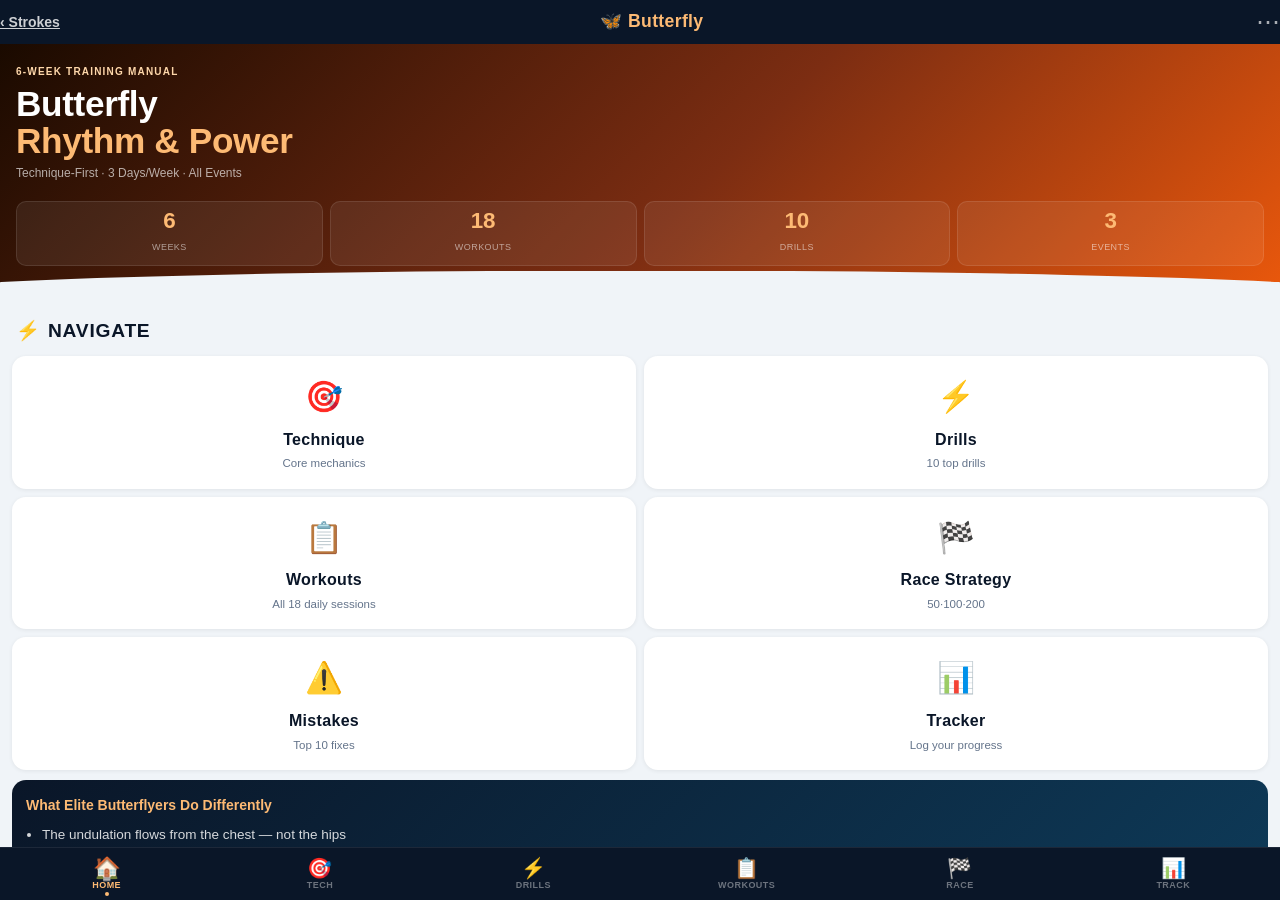
<file: butterfly.html>
<!DOCTYPE html>
<html lang="en">
<head>
<meta charset="UTF-8">
<meta name="viewport" content="width=device-width,initial-scale=1,maximum-scale=1,viewport-fit=cover">
<meta name="apple-mobile-web-app-capable" content="yes">
<meta name="apple-mobile-web-app-status-bar-style" content="black-translucent">
<meta name="theme-color" content="#0a1628">
<meta name="format-detection" content="telephone=no">
<link rel="apple-touch-icon" href="./icon-192.png">
<title>Butterfly – Swim Coach</title>
<link rel="stylesheet" href="./shared.css">
<style>
:root{
  --stroke-primary:#ea580c;--stroke-light:#fdba74;--stroke-pale:#fff7ed;--stroke-dim:#fed7aa;
  --stroke-grad1:#1a0a00;--stroke-grad2:#7c2d12;--stroke-grad3:#ea580c;
}
</style>
</head>
<body>
<div id="app">
<div id="topbar">
  <a href="index.html" class="tb-back">‹ Strokes</a>
  <div class="tb-title">🦋 <span>Butterfly</span></div>
  <button class="tb-more" onclick="toggleMenu()">⋯</button>
</div>
<div id="offline-badge">● Offline</div>
<div id="overflow-menu" onclick="closeMenu()">
  <div class="overflow-panel" onclick="event.stopPropagation()">
    <button class="ov-item" onclick="goPage('p-home');closeMenu()"><span class="oi">🏠</span>Home</button>
    <button class="ov-item" onclick="goPage('p-tech');closeMenu()"><span class="oi">🎯</span>Technique</button>
    <button class="ov-item" onclick="goPage('p-drills');closeMenu()"><span class="oi">⚡</span>Drills</button>
    <button class="ov-item" onclick="goPage('p-workouts');closeMenu()"><span class="oi">📋</span>Workouts</button>
    <button class="ov-item" onclick="goPage('p-race');closeMenu()"><span class="oi">🏁</span>Race Strategy</button>
    <button class="ov-item" onclick="goPage('p-mistakes');closeMenu()"><span class="oi">⚠️</span>Mistakes</button>
    <button class="ov-item" onclick="goPage('p-tracker');closeMenu()"><span class="oi">📊</span>Tracker</button>
    <a class="ov-item" href="index.html"><span class="oi">🔄</span>All Strokes</a>
  </div>
</div>
<div id="scroll-area">

<!-- HOME -->
<div id="p-home" class="page active">
  <div class="hero">
    <div class="hero-eye">6-Week Training Manual</div>
    <h1>Butterfly<br><em>Rhythm &amp; Power</em></h1>
    <div class="hero-sub">Technique-First · 3 Days/Week · All Events</div>
    <div class="hero-stats">
      <div class="hs"><span class="n">6</span><span class="l">Weeks</span></div>
      <div class="hs"><span class="n">18</span><span class="l">Workouts</span></div>
      <div class="hs"><span class="n">10</span><span class="l">Drills</span></div>
      <div class="hs"><span class="n">3</span><span class="l">Events</span></div>
    </div>
  </div>
  <div class="sec-head"><span class="sec-icon">⚡</span><h2>Navigate</h2></div>
  <div class="hgrid">
    <div class="hcard" onclick="goPage('p-tech')"><span class="hi">🎯</span><div class="ht">Technique</div><div class="hs2">Core mechanics</div></div>
    <div class="hcard" onclick="goPage('p-drills')"><span class="hi">⚡</span><div class="ht">Drills</div><div class="hs2">10 top drills</div></div>
    <div class="hcard" onclick="goPage('p-workouts')"><span class="hi">📋</span><div class="ht">Workouts</div><div class="hs2">All 18 daily sessions</div></div>
    <div class="hcard" onclick="goPage('p-race')"><span class="hi">🏁</span><div class="ht">Race Strategy</div><div class="hs2">50·100·200</div></div>
    <div class="hcard" onclick="goPage('p-mistakes')"><span class="hi">⚠️</span><div class="ht">Mistakes</div><div class="hs2">Top 10 fixes</div></div>
    <div class="hcard" onclick="goPage('p-tracker')"><span class="hi">📊</span><div class="ht">Tracker</div><div class="hs2">Log your progress</div></div>
  </div>
  <div class="ebox">
    <h4>What Elite Butterflyers Do Differently</h4>
    <ul>
      <li>The undulation flows from the chest — not the hips</li>
      <li>Two dolphin kicks per stroke cycle — the second kick drives the pull</li>
      <li>Entry is fingertips-first, shoulder-width — no crossing over</li>
      <li>The catch is a high-elbow EVF — same as freestyle</li>
      <li>The breath is forward, not upward — chin just clears the water</li>
      <li>Recovery is low and fast — skimming over the surface</li>
      <li>Every underwater off the wall is the fastest part of the race</li>
    </ul>
  </div>
  <div class="qblock">
    <div class="qt">The Butterfly Principle</div>
    <div class="qb">"Butterfly is not about strength — it is about rhythm.<br>Master the undulation. The power follows the wave."</div>
  </div>
</div>

<!-- TECHNIQUE -->
<div id="p-tech" class="page">
  <div class="sec-head"><span class="sec-icon">🎯</span><h2>Core Mechanics</h2></div>
  <div class="subsec">1 · Body Undulation</div>
  <div class="cga"><div class="chip cgo">The Engine of Butterfly</div>
    <h3 class="ct">The Wave Motion</h3>
    <p class="cp2">Butterfly is driven by a wave that passes through the entire body — from chest to hips to feet. It is NOT an up-and-down bobbing motion. The hips rise as the chest presses down, and vice versa.</p>
    <ul class="cu">
      <li><strong>Chest press:</strong> Press chest DOWN as arms enter — hips rise</li>
      <li><strong>Hip drive:</strong> Hips press down as arms pull — upper body rises for breath</li>
      <li>Think "chest → hips → knees → feet" — a sequential wave</li>
      <li>The undulation should feel effortless — fighting it is what makes butterfly exhausting</li>
    </ul>
    <div class="feel"><b>Feel</b>A smooth wave passing through your body from front to back. If your lower back aches, you are bending — not undulating. The movement is sequential, not simultaneous.</div>
  </div>
  <div class="subsec">2 · The Double Dolphin Kick</div>
  <div class="ca"><div class="chip cp">Timing Is Everything</div>
    <h3 class="ct">Two Kicks Per Stroke Cycle</h3>
    <p class="cp2">There are two dolphin kicks in every butterfly stroke cycle. The timing of these kicks is critical to an efficient, sustainable butterfly.</p>
    <ul class="cu">
      <li><strong>First kick:</strong> Occurs at hand entry — drives hips down and sets up the pull</li>
      <li><strong>Second kick:</strong> Occurs during the pull push phase — accelerates the body forward</li>
      <li>Kick is driven from the hips — knees bend slightly, ankles whip</li>
      <li>Feet stay together throughout — a single-fin motion</li>
      <li>Kick amplitude: moderate — not too large (inefficient) or too small (no propulsion)</li>
    </ul>
    <div class="feel"><b>Feel</b>The second kick should feel like it's pushing you through the water as your hands exit. The first kick should feel like it's setting up the catch.</div>
  </div>
  <div class="subsec">3 · The Pull — Keyhole Pattern</div>
  <div class="ca"><div class="chip cp">Maximum Propulsion</div>
    <h3 class="ct">Wide Out, Narrow In</h3>
    <p class="cp2">The butterfly pull traces a "keyhole" or "hourglass" shape — wide outsweep to set the catch, narrow powerful insweep under the body, then push to exit.</p>
    <ul class="cu">
      <li><strong>Entry:</strong> Shoulder-width, fingertips first, thumbs slightly down</li>
      <li><strong>Outsweep/catch:</strong> High elbow EVF — same as freestyle</li>
      <li><strong>Insweep:</strong> Hands come toward center under chest — maximum power phase</li>
      <li><strong>Finish:</strong> Hands push back past hips — exit thumbs down</li>
      <li>Hands should reach shoulder-width at the catch, then narrow to hip-width under the chest</li>
    </ul>
    <div class="feel"><b>Feel</b>Solid pressure on the palms throughout the insweep. The pull should feel like you are moving the water from in front of you to behind you in one continuous line.</div>
  </div>
  <div class="subsec">4 · Entry & Recovery</div>
  <div class="ca"><div class="chip cp">Speed vs. Drag</div>
    <p class="cp2">The entry and recovery must be clean and efficient — excess drag here destroys butterfly rhythm for the rest of the stroke cycle.</p>
    <ul class="cu">
      <li><strong>Recovery:</strong> Low and wide — arms skim over the water surface, not high in the air</li>
      <li><strong>Entry:</strong> Shoulder-width — arms enter simultaneously, fingertips first</li>
      <li>Never cross the hands on entry — this kills the catch and causes crossover</li>
      <li>Recovery should be relaxed — if it feels tight, your pull exited too late</li>
    </ul>
  </div>
  <div class="subsec">5 · Breathing</div>
  <div class="ca"><div class="chip cp">Forward Not Upward</div>
    <p class="cp2">Butterfly breathing is the most technique-dependent breath in all four strokes. Getting it wrong creates massive drag. Getting it right costs almost nothing.</p>
    <ul class="cu">
      <li>Head moves FORWARD with the body's natural rise — not lifted independently</li>
      <li>Chin just clears the water — eyes look forward, not up</li>
      <li>Breath occurs at the end of the insweep as arms pass the hips</li>
      <li>Head drops back into the water before arms re-enter</li>
      <li>Sprint butterfly: every 2–3 strokes · Distance: every stroke or every 2</li>
    </ul>
    <div class="feel"><b>Feel</b>The water lapping at your chin — not clearing your entire face. A low breath is a fast breath in butterfly.</div>
  </div>
  <div class="cgrid">
    <div class="ccard"><span class="ccicon">🌊</span><div class="cctxt">"Chest down, hips up"</div><div class="ccsub">Undulation cue</div></div>
    <div class="ccard"><span class="ccicon">⚡</span><div class="cctxt">"Kick drives the pull"</div><div class="ccsub">Timing cue</div></div>
    <div class="ccard"><span class="ccicon">🎯</span><div class="cctxt">"Catch wide, pull narrow"</div><div class="ccsub">Pull cue</div></div>
    <div class="ccard"><span class="ccicon">💨</span><div class="cctxt">"Chin forward, not up"</div><div class="ccsub">Breath cue</div></div>
  </div>
</div>

<!-- DRILLS -->
<div id="p-drills" class="page">
  <div class="sec-head"><span class="sec-icon">⚡</span><h2>Top 10 Drills</h2></div>
  <div class="ca" style="margin-bottom:14px"><p class="cp2" style="font-size:13px"><strong>Key:</strong> All butterfly drills should be done with fins initially. Fins teach the undulation rhythm and reduce fatigue so you can focus on technique, not survival.</p></div>
  <div class="card"><div class="cb"><div class="dnum">01</div><div class="dtit">Body Dolphin (with fins)</div><p class="cp2">Arms at sides, dolphin kick only. No arms. Focus purely on the wave motion passing from chest to feet. This is the most fundamental butterfly drill.</p><div class="feel"><b>Feel</b>A wave starting at the chest as it presses down, rolling through the hips and out through the feet. Smooth and continuous — not jerky.</div><div class="err"><b>Mistake</b>Bending only at the hips — the wave must start at the CHEST, not the waist.</div></div></div>
  <div class="card"><div class="cb"><div class="dnum">02</div><div class="dtit">Underwater Dolphin Kick on Stomach</div><p class="cp2">Push off the wall in streamline on your stomach, dolphin kick underwater for the full length if possible. Builds kick power and undulation pattern simultaneously.</p><div class="feel"><b>Feel</b>Body accelerating with each kick — hips driving down, feet whipping.</div><div class="err"><b>Mistake</b>Kicking from the knees — power must come from the core and hips.</div></div></div>
  <div class="card"><div class="cb"><div class="dnum">03</div><div class="dtit">Single-Arm Butterfly</div><p class="cp2">One arm pulls while the other extends forward. Alternate which arm pulls. Isolates each arm's pull pattern and is easier to maintain than full butterfly.</p><div class="feel"><b>Feel</b>The pull arm following the keyhole pattern — out wide, in narrow, push back.</div><div class="err"><b>Mistake</b>Losing the kick timing — continue the double dolphin kick on every stroke.</div></div></div>
  <div class="card"><div class="cb"><div class="dnum">04</div><div class="dtit">3-Kick Butterfly (with fins)</div><p class="cp2">Take 3 dolphin kicks before each arm pull. Exaggerates the undulation rhythm and forces the kick to set up the pull properly.</p><div class="feel"><b>Feel</b>Building momentum with 3 kicks, then the pull feels like it "catches" on the wave.</div><div class="err"><b>Mistake</b>Stopping the undulation during the extra kicks — keep the wave flowing continuously.</div></div></div>
  <div class="card"><div class="cb"><div class="dnum">05</div><div class="dtit">Chest-Down Entry Drill</div><p class="cp2">Focus specifically on pressing the chest DOWN immediately after hand entry. This creates the hip rise that drives the first kick and sets up the catch.</p><div class="feel"><b>Feel</b>Hands enter, chest instantly presses toward the pool bottom, hips rise, first kick follows naturally.</div><div class="err"><b>Mistake</b>Skipping the chest press — without it the hips stay flat and the undulation never begins.</div></div></div>
  <div class="card"><div class="cb"><div class="dnum">06</div><div class="dtit">Zip-Up Butterfly</div><p class="cp2">Swim butterfly but keep the elbows tucked against the body during recovery — a "zip-up" motion. Exaggerates a low, fast, efficient recovery pattern.</p><div class="feel"><b>Feel</b>Arms barely clearing the water surface on recovery — fast and relaxed.</div><div class="err"><b>Mistake</b>Lifting arms too high on recovery — think "skim the surface" not "soar over it."</div></div></div>
  <div class="card"><div class="cb"><div class="dnum">07</div><div class="dtit">Fist Butterfly</div><p class="cp2">Swim butterfly with clenched fists to load the forearm during the catch and insweep phase. Same principle as freestyle fist drill.</p><div class="feel"><b>Feel</b>Forearm and elbow creating pressure during the insweep — not just fingertips.</div><div class="err"><b>Mistake</b>Losing the keyhole shape with fists — maintain the wide-out, narrow-in pattern.</div></div></div>
  <div class="card"><div class="cb"><div class="dnum">08</div><div class="dtit">Breathing Drill — Every Stroke</div><p class="cp2">Breathe on every single stroke, focusing on keeping the chin forward (not upward). Teaches efficient, low breathing position.</p><div class="feel"><b>Feel</b>Chin just clearing the water as the body rises naturally — not as a separate head lift.</div><div class="err"><b>Mistake</b>Eyes looking upward — eyes should look forward with chin on the water surface.</div></div></div>
  <div class="card"><div class="cb"><div class="dnum">09</div><div class="dtit">Vertical Dolphin Kick</div><p class="cp2">Tread water using only dolphin kick in the deep end — arms crossed on chest. Feet together, wave motion from the core. 30-second intervals.</p><div class="feel"><b>Feel</b>Rising and falling with each kick beat — core initiating, ankles finishing.</div><div class="err"><b>Mistake</b>Separating the feet — they must stay locked together throughout.</div></div></div>
  <div class="card"><div class="cb"><div class="dnum">10</div><div class="dtit">Full Butterfly with Fins — DPS Focus</div><p class="cp2">Full butterfly stroke with fins, focusing on maximum distance per stroke. Count strokes per 25 — aim for 6–9 strokes per 25m for high school swimmers.</p><div class="feel"><b>Feel</b>Each stroke covering maximum distance — the pull and kick both driving the glide forward.</div><div class="err"><b>Mistake</b>Rushing — butterfly power comes from patient timing, not fast stroking.</div></div></div>
</div>

<!-- WORKOUTS -->
<div id="p-workouts" class="page">
  <div class="sec-head"><span class="sec-icon">📋</span><h2>18 Daily Workouts</h2></div>
  <div class="ca" style="margin-bottom:4px"><p class="cp2" style="font-size:13px"><strong>3 days/week for 6 weeks.</strong> Tap any day to expand. Butterfly is taxing — fins are recommended for all drill work, especially Weeks 1–3. Warm-ups and cool-downs in freestyle.</p></div>

  <div class="week-label">Week 1 <span class="week-pill">Technique Foundation</span></div>
  <div class="day-card">
    <div class="day-head" onclick="toggleDay(this)">
      <div class="day-num">1</div><div class="day-meta"><div class="day-title">Undulation + Dolphin Kick</div><div class="day-sub">Mon · ~1,800m · Easy/Drill</div></div><div class="day-arr">›</div>
    </div>
    <div class="day-body">
      <div class="set-line"><div class="set-name">Warm-Up</div><div class="set-detail">300 free easy + 100 fly easy — feel your current stroke</div></div>
      <div class="set-line"><div class="set-name">Undulation Foundation</div><div class="set-detail">8×25 WITH FINS on :50<br>1,2: Body dolphin — arms at sides, wave only<br>3,4: Underwater dolphin kick on stomach<br>5,6: Vertical dolphin kick in deep end (30 sec each)<br>7,8: Body dolphin again — feel improvement</div><div class="set-note">Do not rush to full butterfly. The wave must be learned first.</div></div>
      <div class="set-line"><div class="set-name">Main Set</div><div class="set-detail">4×50 fly on 1:30 WITH fins — focus only on undulation, count strokes per 25</div></div>
      <div class="set-line"><div class="set-name">Cool-Down</div><div class="set-detail">200 free easy</div></div>
      <span class="day-total">~1,800m</span>
    </div>
  </div>
  <div class="day-card">
    <div class="day-head" onclick="toggleDay(this)">
      <div class="day-num">2</div><div class="day-meta"><div class="day-title">Single-Arm + Pull Pattern</div><div class="day-sub">Wed · ~2,000m · Drill/Moderate</div></div><div class="day-arr">›</div>
    </div>
    <div class="day-body">
      <div class="set-line"><div class="set-name">Warm-Up</div><div class="set-detail">400 free easy</div></div>
      <div class="set-line"><div class="set-name">Pull Drill Block</div><div class="set-detail">8×25 WITH fins on :55<br>1,2: Single-arm left (right arm forward)<br>3,4: Single-arm right (left arm forward)<br>5,6: Fist drill — feel forearm in insweep<br>7,8: Full stroke — apply keyhole pattern</div></div>
      <div class="set-line"><div class="set-name">Main Set</div><div class="set-detail">6×50 fly on 1:30 WITH fins — alternating: 25 single-arm / 25 full stroke<br>Count strokes on full-stroke 25</div></div>
      <div class="set-line"><div class="set-name">Cool-Down</div><div class="set-detail">200 free easy</div></div>
      <span class="day-total">~2,000m</span>
    </div>
  </div>
  <div class="day-card">
    <div class="day-head" onclick="toggleDay(this)">
      <div class="day-num">3</div><div class="day-meta"><div class="day-title">Kick Timing + Breathing</div><div class="day-sub">Fri · ~2,200m · Drill/Moderate</div></div><div class="day-arr">›</div>
    </div>
    <div class="day-body">
      <div class="set-line"><div class="set-name">Warm-Up</div><div class="set-detail">400 free + 100 fly kick on board</div></div>
      <div class="set-line"><div class="set-name">Kick Timing Drill</div><div class="set-detail">6×25 fly WITH fins on :50 — 3-kick butterfly<br>3 kicks between each pull. Feel the kicks setting up the catch.</div></div>
      <div class="set-line"><div class="set-name">Breathing Drill</div><div class="set-detail">4×25 fly on 1:00 — breathe on every stroke, chin forward only<br>Focus: eyes look forward, not up</div></div>
      <div class="set-line"><div class="set-name">Main Set</div><div class="set-detail">6×50 fly on 1:30 WITH fins — hold DPS target, breathe every 2</div></div>
      <div class="set-line"><div class="set-name">Cool-Down</div><div class="set-detail">200 free easy</div></div>
      <span class="day-total">~2,200m</span>
    </div>
  </div>

  <div class="week-label">Week 2 <span class="week-pill">Technique Foundation</span></div>
  <div class="day-card">
    <div class="day-head" onclick="toggleDay(this)">
      <div class="day-num">4</div><div class="day-meta"><div class="day-title">Entry + Recovery</div><div class="day-sub">Mon · ~2,200m · Drill/Moderate</div></div><div class="day-arr">›</div>
    </div>
    <div class="day-body">
      <div class="set-line"><div class="set-name">Warm-Up</div><div class="set-detail">400 free + 100 fly kick</div></div>
      <div class="set-line"><div class="set-name">Entry Drill Set</div><div class="set-detail">8×25 fly on :55<br>1-4: Chest-down entry drill WITH fins — press chest down hard on every entry<br>5-8: Zip-up recovery drill — arms skim the surface on recovery</div></div>
      <div class="set-line"><div class="set-name">Main Set</div><div class="set-detail">8×50 fly on 1:30 WITH fins — focus on clean entry and low recovery<br>Count strokes — aim to reduce count from Week 1</div></div>
      <div class="set-line"><div class="set-name">Cool-Down</div><div class="set-detail">300 free easy</div></div>
      <span class="day-total">~2,200m</span>
    </div>
  </div>
  <div class="day-card">
    <div class="day-head" onclick="toggleDay(this)">
      <div class="day-num">5</div><div class="day-meta"><div class="day-title">Underwater + Breakout</div><div class="day-sub">Wed · ~2,300m · Moderate</div></div><div class="day-arr">›</div>
    </div>
    <div class="day-body">
      <div class="set-line"><div class="set-name">Warm-Up</div><div class="set-detail">500 free easy</div></div>
      <div class="set-line"><div class="set-name">Underwater Set</div><div class="set-detail">8× push off on stomach in streamline — 5+ dolphin kicks before breakout<br>Goal: 10m+ underwater before first arm pull<br>Full rest between each</div><div class="set-note">Butterfly underwater is the fastest you will move in the entire race.</div></div>
      <div class="set-line"><div class="set-name">Main Set</div><div class="set-detail">6×50 fly on 1:30 WITH fins — perfect underwater off every wall, hold DPS</div></div>
      <div class="set-line"><div class="set-name">Cool-Down</div><div class="set-detail">200 free easy</div></div>
      <span class="day-total">~2,300m</span>
    </div>
  </div>
  <div class="day-card">
    <div class="day-head" onclick="toggleDay(this)">
      <div class="day-num">6</div><div class="day-meta"><div class="day-title">Full Stroke Integration</div><div class="day-sub">Fri · ~2,400m · Moderate</div></div><div class="day-arr">›</div>
    </div>
    <div class="day-body">
      <div class="set-line"><div class="set-name">Warm-Up</div><div class="set-detail">400 free + 200 fly easy WITH fins</div></div>
      <div class="set-line"><div class="set-name">Technique Set</div><div class="set-detail">4×100 fly WITH fins on 2:10<br>Each 100 = 25 body dolphin / 25 single-arm / 25 drill of choice / 25 full stroke<br>Each phase must connect into the next</div></div>
      <div class="set-line"><div class="set-name">Main Set — No Fins</div><div class="set-detail">6×25 fly WITHOUT fins on 1:00 — apply all technique, full rest<br>Count strokes, hold DPS even without fins</div></div>
      <div class="set-line"><div class="set-name">Cool-Down</div><div class="set-detail">300 free easy</div></div>
      <span class="day-total">~2,400m</span>
    </div>
  </div>

  <div class="week-label">Week 3 <span class="week-pill">Power &amp; Efficiency</span></div>
  <div class="day-card">
    <div class="day-head" onclick="toggleDay(this)">
      <div class="day-num">7</div><div class="day-meta"><div class="day-title">Power Sets + No Fins</div><div class="day-sub">Mon · ~2,500m · Moderate/Strong</div></div><div class="day-arr">›</div>
    </div>
    <div class="day-body">
      <div class="set-line"><div class="set-name">Warm-Up</div><div class="set-detail">400 free + 4×25 fly drill WITH fins</div></div>
      <div class="set-line"><div class="set-name">Contrast Set</div><div class="set-detail">6×50 fly alternating on 1:20<br>Odd: WITH fins — feel the undulation at its best<br>Even: WITHOUT fins — replicate the same feeling<br>Connect the fin sensation to no-fin swimming</div></div>
      <div class="set-line"><div class="set-name">Main Set</div><div class="set-detail">8×25 fly WITHOUT fins on 1:00 — strong, count strokes, full rest each</div></div>
      <div class="set-line"><div class="set-name">Cool-Down</div><div class="set-detail">400 free easy</div></div>
      <span class="day-total">~2,500m</span>
    </div>
  </div>
  <div class="day-card">
    <div class="day-head" onclick="toggleDay(this)">
      <div class="day-num">8</div><div class="day-meta"><div class="day-title">Breathing Patterns + Tempo</div><div class="day-sub">Wed · ~2,600m · Moderate/Strong</div></div><div class="day-arr">›</div>
    </div>
    <div class="day-body">
      <div class="set-line"><div class="set-name">Warm-Up</div><div class="set-detail">500 free + 200 fly kick</div></div>
      <div class="set-line"><div class="set-name">Breathing Pattern Set</div><div class="set-detail">6×50 fly on 1:30 — rotate breathing patterns each rep<br>Rep 1: breathe every stroke · Rep 2: every 2 · Rep 3: every 3<br>Repeat pattern. Find which rate maintains best DPS.</div><div class="set-note">Your race breathing pattern = the pattern where DPS drops least.</div></div>
      <div class="set-line"><div class="set-name">Main Set</div><div class="set-detail">4×100 fly on 2:00 WITH fins — strong aerobic effort, even splits, count strokes</div></div>
      <div class="set-line"><div class="set-name">Cool-Down</div><div class="set-detail">200 free easy</div></div>
      <span class="day-total">~2,600m</span>
    </div>
  </div>
  <div class="day-card">
    <div class="day-head" onclick="toggleDay(this)">
      <div class="day-num">9</div><div class="day-meta"><div class="day-title">Race Pace Introduction</div><div class="day-sub">Fri · ~2,700m · Strong</div></div><div class="day-arr">›</div>
    </div>
    <div class="day-body">
      <div class="set-line"><div class="set-name">Warm-Up</div><div class="set-detail">400 free + 4×25 fly build</div></div>
      <div class="set-line"><div class="set-name">Underwater Set</div><div class="set-detail">6× max underwater push-offs on stomach — goal 10m+ every time</div></div>
      <div class="set-line"><div class="set-name">Race Pace 50s</div><div class="set-detail">8×50 fly on 2:00 — descend 1–4, repeat 5–8<br>Last 2 reps at full race pace WITHOUT fins<br>Count strokes — hold DPS at race pace</div></div>
      <div class="set-line"><div class="set-name">Race Sim</div><div class="set-detail">1×100 fly at goal pace WITHOUT fins — full rest 5 min</div></div>
      <div class="set-line"><div class="set-name">Cool-Down</div><div class="set-detail">300 free easy</div></div>
      <span class="day-total">~2,700m</span>
    </div>
  </div>

  <div class="week-label">Week 4 <span class="week-pill">Power &amp; Efficiency</span></div>
  <div class="day-card">
    <div class="day-head" onclick="toggleDay(this)">
      <div class="day-num">10</div><div class="day-meta"><div class="day-title">Kick Strength + Pull Power</div><div class="day-sub">Mon · ~2,700m · Strong</div></div><div class="day-arr">›</div>
    </div>
    <div class="day-body">
      <div class="set-line"><div class="set-name">Warm-Up</div><div class="set-detail">500 free + 4×25 fly drill</div></div>
      <div class="set-line"><div class="set-name">Kick Power Set</div><div class="set-detail">8×25 fly kick on board on :45 — alternate easy and max effort<br>Max effort: same body wave, more power<br>Then 4×25 fly kick WITHOUT board — feel undulation through full body</div></div>
      <div class="set-line"><div class="set-name">Main Set</div><div class="set-detail">5×100 fly on 2:00 — WITH fins, strong effort, count strokes, nail underwaters</div></div>
      <div class="set-line"><div class="set-name">Cool-Down</div><div class="set-detail">200 free easy</div></div>
      <span class="day-total">~2,700m</span>
    </div>
  </div>
  <div class="day-card">
    <div class="day-head" onclick="toggleDay(this)">
      <div class="day-num">11</div><div class="day-meta"><div class="day-title">Broken 200 Pacing</div><div class="day-sub">Wed · ~2,800m · Strong</div></div><div class="day-arr">›</div>
    </div>
    <div class="day-body">
      <div class="set-line"><div class="set-name">Warm-Up</div><div class="set-detail">500 free + 200 fly kick</div></div>
      <div class="set-line"><div class="set-name">Broken 200 Fly</div><div class="set-detail">4×50 fly on 4:00 WITH fins — each 50 is one quarter of a 200 at goal pace<br>Add splits for projected 200 time<br>Even splits — consistency is more important than speed here</div></div>
      <div class="set-line"><div class="set-name">Main Set</div><div class="set-detail">3×200 fly on 4:00 WITH fins — strong aerobic effort, even splits throughout</div></div>
      <div class="set-line"><div class="set-name">Cool-Down</div><div class="set-detail">200 free easy</div></div>
      <span class="day-total">~2,800m</span>
    </div>
  </div>
  <div class="day-card">
    <div class="day-head" onclick="toggleDay(this)">
      <div class="day-num">12</div><div class="day-meta"><div class="day-title">Back Half Builder</div><div class="day-sub">Fri · ~2,800m · Strong</div></div><div class="day-arr">›</div>
    </div>
    <div class="day-body">
      <div class="set-line"><div class="set-name">Warm-Up</div><div class="set-detail">400 free + 4×25 fly build</div></div>
      <div class="set-line"><div class="set-name">Back Half Set</div><div class="set-detail">6×50 fly on 2:30 WITHOUT fins<br>25 easy (with fins optional) / 25 RACE PACE no fins<br>Focus: maintain undulation and kick timing under fatigue</div></div>
      <div class="set-line"><div class="set-name">Race Sim</div><div class="set-detail">3×100 fly at goal race pace WITHOUT fins — 5 min rest each<br>Record splits — aim for 2nd 50 no more than 3–4 sec slower than first 50</div></div>
      <div class="set-line"><div class="set-name">Cool-Down</div><div class="set-detail">400 free easy</div></div>
      <span class="day-total">~2,800m</span>
    </div>
  </div>

  <div class="week-label">Week 5 <span class="week-pill">Race Readiness</span></div>
  <div class="day-card">
    <div class="day-head" onclick="toggleDay(this)">
      <div class="day-num">13</div><div class="day-meta"><div class="day-title">Sprint Mechanics + Turns</div><div class="day-sub">Mon · ~2,600m · Strong/Race</div></div><div class="day-arr">›</div>
    </div>
    <div class="day-body">
      <div class="set-line"><div class="set-name">Warm-Up</div><div class="set-detail">500 free + 200 fly kick + 4×25 fly build</div></div>
      <div class="set-line"><div class="set-name">Turn + Underwater Set</div><div class="set-detail">10× approach from 10m out → two-hand touch → underwater to 15m<br>Full rest each — perfect execution every rep<br>Goal: 5+ dolphin kicks off every wall</div><div class="set-note">Two-hand simultaneous touch is required — practice this in every turn, always.</div></div>
      <div class="set-line"><div class="set-name">Sprint 50s</div><div class="set-detail">6×50 fly on 2:30 WITHOUT fins — RACE PACE, perfect underwaters, count strokes</div></div>
      <div class="set-line"><div class="set-name">Cool-Down</div><div class="set-detail">400 free easy</div></div>
      <span class="day-total">~2,600m</span>
    </div>
  </div>
  <div class="day-card">
    <div class="day-head" onclick="toggleDay(this)">
      <div class="day-num">14</div><div class="day-meta"><div class="day-title">50 & 100 Race Sets</div><div class="day-sub">Wed · ~2,600m · Race Pace</div></div><div class="day-arr">›</div>
    </div>
    <div class="day-body">
      <div class="set-line"><div class="set-name">Warm-Up</div><div class="set-detail">600 free descend + 4×25 fly race-pace efforts</div></div>
      <div class="set-line"><div class="set-name">50 Fly Race Set</div><div class="set-detail">4×50 fly on 4:00 WITHOUT fins — full race effort<br>Record time, stroke count, underwater distance</div></div>
      <div class="set-line"><div class="set-name">100 Fly Race Set</div><div class="set-detail">3×100 fly on 6:00 WITHOUT fins — race effort<br>Record all 25 splits · 2nd 50 should be within 3–4 sec of 1st 50</div></div>
      <div class="set-line"><div class="set-name">Cool-Down</div><div class="set-detail">400 free easy</div></div>
      <span class="day-total">~2,600m</span>
    </div>
  </div>
  <div class="day-card">
    <div class="day-head" onclick="toggleDay(this)">
      <div class="day-num">15</div><div class="day-meta"><div class="day-title">200 Race Simulation</div><div class="day-sub">Fri · ~2,800m · Race Pace</div></div><div class="day-arr">›</div>
    </div>
    <div class="day-body">
      <div class="set-line"><div class="set-name">Warm-Up</div><div class="set-detail">600 free + 200 fly kick + 4×25 pace builders</div></div>
      <div class="set-line"><div class="set-name">200 Fly Simulation</div><div class="set-detail">2×200 fly on 8:00 WITH fins — full race effort<br>Rep 1: Even splits — check stroke count every 50<br>Rep 2: Negative split — back 100 slightly faster<br>Record all splits</div></div>
      <div class="set-line"><div class="set-name">Aerobic Set</div><div class="set-detail">6×50 fly on 1:30 WITH fins — 200 race pace, even effort</div></div>
      <div class="set-line"><div class="set-name">Cool-Down</div><div class="set-detail">400 free easy</div></div>
      <span class="day-total">~2,800m</span>
    </div>
  </div>

  <div class="week-label">Week 6 <span class="week-pill">Taper &amp; Time Trials</span></div>
  <div class="day-card">
    <div class="day-head" onclick="toggleDay(this)">
      <div class="day-num">16</div><div class="day-meta"><div class="day-title">Sharpening — Quality Only</div><div class="day-sub">Mon · ~2,000m · Race Pace</div></div><div class="day-arr">›</div>
    </div>
    <div class="day-body">
      <div class="set-line"><div class="set-name">Warm-Up</div><div class="set-detail">400 free + 200 fly easy WITH fins</div></div>
      <div class="set-line"><div class="set-name">Speed Work</div><div class="set-detail">8×25 fly on 2:00 WITHOUT fins — MAX effort, full rest<br>Perfect undulation, perfect entry, max underwater</div></div>
      <div class="set-line"><div class="set-name">Race Pace 50s</div><div class="set-detail">4×50 fly on 4:00 WITHOUT fins — record each time</div></div>
      <div class="set-line"><div class="set-name">Cool-Down</div><div class="set-detail">400 free easy</div></div>
      <span class="day-total">~2,000m</span>
    </div>
  </div>
  <div class="day-card">
    <div class="day-head" onclick="toggleDay(this)">
      <div class="day-num">17</div><div class="day-meta"><div class="day-title">Final Tune-Up</div><div class="day-sub">Wed · ~1,800m · Light/Race</div></div><div class="day-arr">›</div>
    </div>
    <div class="day-body">
      <div class="set-line"><div class="set-name">Warm-Up</div><div class="set-detail">500 free easy</div></div>
      <div class="set-line"><div class="set-name">Drill Reminders</div><div class="set-detail">4×25 fly WITH fins — one drill: undulation / kick timing / entry / breathing</div></div>
      <div class="set-line"><div class="set-name">Race Feel Set</div><div class="set-detail">6×50 fly on 3:00<br>Odd: WITH fins — feel perfect butterfly<br>Even: WITHOUT fins — replicate it<br>Trust your training. The wave is in your body now.</div></div>
      <div class="set-line"><div class="set-name">Cool-Down</div><div class="set-detail">300 free easy + full stretch</div></div>
      <span class="day-total">~1,800m</span>
    </div>
  </div>
  <div class="day-card">
    <div class="day-head" onclick="toggleDay(this)">
      <div class="day-num">18</div><div class="day-meta"><div class="day-title">🏆 Time Trial Day</div><div class="day-sub">Fri · ~2,400m · Max Effort</div></div><div class="day-arr">›</div>
    </div>
    <div class="day-body">
      <div class="set-line"><div class="set-name">Warm-Up</div><div class="set-detail">800 free + 200 fly drill WITH fins + 4×50 fly build to race pace</div></div>
      <div class="set-line"><div class="set-name">50 Fly Time Trial</div><div class="set-detail">1×50 fly — MAX EFFORT from push-off WITHOUT fins<br>Full 10 min rest · Record time and stroke count</div></div>
      <div class="set-line"><div class="set-name">100 Fly Time Trial</div><div class="set-detail">1×100 fly — MAX EFFORT WITHOUT fins<br>Full 10 min rest · Record every 25 split</div></div>
      <div class="set-line"><div class="set-name">Optional: 200 TT</div><div class="set-detail">1×200 fly WITH fins — even splits<br>Full 15 min rest before attempting</div></div>
      <div class="set-line"><div class="set-name">Cool-Down</div><div class="set-detail">400 free easy — celebrate your progress</div></div>
      <div class="set-note" style="margin-top:8px;font-size:13px;color:#059669;font-weight:600">🎯 Compare to Week 1 baseline. Log in Tracker!</div>
      <span class="day-total">~2,400m</span>
    </div>
  </div>
</div>

<!-- RACE STRATEGY -->
<div id="p-race" class="page">
  <div class="sec-head"><span class="sec-icon">🏁</span><h2>Race Strategy</h2></div>
  <div class="evtabs">
    <button class="evb active" onclick="showEv('fl50',this)">50 Fly</button>
    <button class="evb" onclick="showEv('fl100',this)">100 Fly</button>
    <button class="evb" onclick="showEv('fl200',this)">200 Fly</button>
  </div>
  <div id="fl50" class="evc active">
    <div class="cga"><div class="chip cgo">Sprint · Rhythm First</div><h3 class="ct">50 Fly — 2 Lengths of Perfect Butterfly</h3><p class="cp2">The 50 fly is won by the swimmer who maintains rhythm longest. Most swimmers rush their stroke and lose the undulation in the last 15m. Stay patient — let the wave carry you.</p></div>
    <div class="card"><div class="cb"><h3 class="ct">Race Model</h3><ul class="cu"><li><strong>Start + underwater:</strong> Max dolphin kicks — 5+ off the block</li><li><strong>1st 25:</strong> Controlled power — don't sprint the undulation away</li><li><strong>Turn:</strong> Two-hand touch → max underwater → breakout on perfect timing</li><li><strong>Last 25:</strong> Drive the second kick — it's the power kick on every stroke</li></ul></div></div>
    <div class="csa"><div class="chip cg">Quick Time Drops</div><ul class="cu"><li>Longer underwater off start → saves 0.2–0.4 sec</li><li>Lower breathing position → saves 0.15–0.25 sec</li><li>Maintain undulation to the wall → saves 0.3–0.5 sec</li></ul></div>
  </div>
  <div id="fl100" class="evc">
    <div class="cga"><div class="chip cgo">Sprint-Endurance</div><h3 class="ct">100 Fly — The Back 50 Is Where It's Won</h3><p class="cp2">Every high school swimmer can have a great first 50 in butterfly. Elite 100 fly swimmers have a great SECOND 50. That requires training the back half in every speed session.</p></div>
    <div class="card"><div class="cb"><h3 class="ct">Pacing Model</h3><ul class="cu"><li><strong>First 50:</strong> Controlled — feel powerful, not panicked</li><li><strong>50m turn:</strong> Perfect two-hand touch, max underwater</li><li><strong>Third 25:</strong> Maintain undulation — do NOT let it go flat</li><li><strong>Last 25:</strong> Drive the second kick on every stroke — it is your only fuel source</li></ul></div></div>
    <div class="card"><div class="cb"><h3 class="ct">Split Target</h3><p class="cp2">Goal time × 0.46 = ideal first 50 split.<br>A 58.0 goal → first 50 in ~26.7.<br>If you go out in 25.5, the back 50 will be 34+.</p></div></div>
  </div>
  <div id="fl200" class="evc">
    <div class="cga"><div class="chip cgo">Endurance Event</div><h3 class="ct">200 Fly — Rhythm Over Everything</h3><p class="cp2">The 200 fly is arguably the most mentally challenging race in swimming. It requires maintaining perfect technique for 8 lengths while lactic acid builds relentlessly. Rhythm is the only way through it.</p></div>
    <div class="card"><div class="cb"><h3 class="ct">4-Split Model</h3><ul class="cu"><li><strong>1st 50:</strong> Longest strokes, easiest rhythm — you should feel too slow</li><li><strong>2nd 50:</strong> Lock in — every stroke identical, breathing every 2</li><li><strong>3rd 50:</strong> Mental toughness — second kick must stay sharp</li><li><strong>4th 50:</strong> Survival mode — maintain undulation above all else</li></ul></div></div>
    <div class="cda"><div class="chip cr">Warning Sign</div><p class="cp2" style="font-size:13px">If your undulation disappears and the stroke becomes flat arm-pulling in the final 50, you went out too fast. Train the 3rd and 4th 50 specifically in your sessions.</p></div>
  </div>
  <div class="subsec">Race-Day Checklist</div>
  <div class="clw"><ul class="checklist">
    <li><span class="ci">✓</span><div><strong>Underwaters:</strong> Practice 3 full underwater breakouts in warm-up to confirm your dolphin kick distance.</div></li>
    <li><span class="ci">✓</span><div><strong>Two-hand touch:</strong> Every warm-up turn is a mandatory two-hand practice.</div></li>
    <li><span class="ci">✓</span><div><strong>Rhythm cue:</strong> During the race, cue "chest down" on every entry — it triggers the whole undulation.</div></li>
    <li><span class="ci">✓</span><div><strong>Second kick:</strong> Remind yourself — the second kick drives the pull. Never let it die.</div></li>
  </ul></div>
</div>

<!-- MISTAKES -->
<div id="p-mistakes" class="page">
  <div class="sec-head"><span class="sec-icon">⚠️</span><h2>Top 10 Mistakes</h2></div>
  <div class="cda"><div class="chip cr">Mistake 1</div><h3 class="ct">Bending at the Hips (Not Undulating)</h3><p class="cp2">The most common butterfly error. The wave must start at the CHEST, not fold at the waist. Hip-only movement creates a "worm" pattern with no forward momentum.</p><div class="err"><b>Fix</b>Body dolphin drill daily — chest initiates every wave. Keep returning to this foundation.</div></div>
  <div class="cda"><div class="chip cr">Mistake 2</div><h3 class="ct">Only One Dolphin Kick Per Stroke</h3><p class="cp2">Butterfly requires TWO kicks per stroke cycle. The second kick — which occurs during the pull — is the most powerful and most commonly dropped kick in high school butterfly.</p><div class="err"><b>Fix</b>3-kick butterfly drill — exaggerates kick awareness. Count "1-2, 1-2" on every stroke cycle.</div></div>
  <div class="cda"><div class="chip cr">Mistake 3</div><h3 class="ct">Lifting the Head to Breathe</h3><p class="cp2">Independent head lifting creates drag and breaks the undulation pattern. The head should rise with the body's natural wave — chin just clearing the water, eyes forward.</p><div class="err"><b>Fix</b>Breathe-every-stroke drill — force the chin-forward position on every breath.</div></div>
  <div class="cda"><div class="chip cr">Mistake 4</div><h3 class="ct">High Recovery (Windmill Arms)</h3><p class="cp2">Arms swinging high in the air on recovery create unnecessary drag and disrupt timing. Arms should skim low over the water surface — fast and relaxed.</p><div class="err"><b>Fix</b>Zip-up recovery drill — arms barely clear the water on every recovery.</div></div>
  <div class="cda"><div class="chip cr">Mistake 5</div><h3 class="ct">Crossover Entry</h3><p class="cp2">Hands entering inside shoulder-width causes the arms to cross and kills the catch position. Entry should be at exact shoulder-width, not inside it.</p><div class="err"><b>Fix</b>Entry drill — place entry at shoulder width on every rep. Video from front to check.</div></div>
  <div class="cda"><div class="chip cr">Mistake 6</div><h3 class="ct">No Chest Press on Entry</h3><p class="cp2">Entering without pressing the chest down immediately loses the first kick and the beginning of the undulation. Chest must press DOWN as arms enter — this drives the hips up and sets up the catch.</p><div class="err"><b>Fix</b>Chest-down entry drill — exaggerate the chest press on every rep.</div></div>
  <div class="cda"><div class="chip cr">Mistake 7</div><h3 class="ct">Weak Second Kick</h3><p class="cp2">The second kick — which should drive the pull — is often absent or tiny in fatigued swimmers. When the second kick dies, the stroke loses all its power and forward momentum.</p><div class="err"><b>Fix</b>Vertical dolphin kick training builds the specific muscles for the second kick.</div></div>
  <div class="cda"><div class="chip cr">Mistake 8</div><h3 class="ct">Early Breathing (Before Arms Pass Hips)</h3><p class="cp2">Breathing before the arms finish the push creates drag right at the power phase. The breath should begin as arms pass the hips — not before.</p><div class="err"><b>Fix</b>Single-arm drill with breathing focus — feel the breath's timing relative to arm exit.</div></div>
  <div class="cda"><div class="chip cr">Mistake 9</div><h3 class="ct">Breathing Every Stroke in Sprint Fly</h3><p class="cp2">Breathing every stroke in the 50 or 100 fly dramatically slows the stroke rate and kills the undulation rhythm. Sprint butterfly: every 2–3 strokes. The non-breathing strokes are always faster.</p></div>
  <div class="cda"><div class="chip cr">Mistake 10</div><h3 class="ct">Going Out Too Fast — Losing the Wave</h3><p class="cp2">When butterfly goes out too fast, the undulation disappears first. Once the wave is gone, butterfly becomes an exhausting arm-pull survival stroke. Keep the wave — it is the entire stroke.</p></div>
</div>

<!-- TRACKER -->
<div id="p-tracker" class="page">
  <div class="sec-head"><span class="sec-icon">📊</span><h2>Progress Tracker</h2></div>
  <div class="ca" style="margin-bottom:12px"><p class="cp2" style="font-size:13px">Data saves automatically on your device.</p></div>
  <div class="subsec">Baseline Times (Week 1)</div>
  <div class="tgrid">
    <div class="tc"><div class="tl">50 Fly — Current</div><input class="ti" id="tb1" placeholder="0:00.0" type="text" inputmode="decimal" autocomplete="off" autocorrect="off"></div>
    <div class="tc"><div class="tl">100 Fly — Current</div><input class="ti" id="tb2" placeholder="0:00.0" type="text" inputmode="decimal" autocomplete="off" autocorrect="off"></div>
    <div class="tc"><div class="tl">200 Fly — Current</div><input class="ti" id="tb3" placeholder="0:00.0" type="text" inputmode="decimal" autocomplete="off" autocorrect="off"></div>
  </div>
  <div class="subsec">Goal Times (Week 6)</div>
  <div class="tgrid">
    <div class="tc"><div class="tl">50 Fly — Goal</div><input class="ti" id="tg1" placeholder="0:00.0" type="text" inputmode="decimal" autocomplete="off" autocorrect="off"></div>
    <div class="tc"><div class="tl">100 Fly — Goal</div><input class="ti" id="tg2" placeholder="0:00.0" type="text" inputmode="decimal" autocomplete="off" autocorrect="off"></div>
    <div class="tc"><div class="tl">200 Fly — Goal</div><input class="ti" id="tg3" placeholder="0:00.0" type="text" inputmode="decimal" autocomplete="off" autocorrect="off"></div>
  </div>
  <div class="subsec">Weekly Log</div>
  <div class="tscroll"><table class="logt">
    <thead><tr><th>Week</th><th>Easy /25</th><th>Race /25</th><th>UW (m)</th><th>Notes</th></tr></thead>
    <tbody id="log-body"></tbody>
  </table></div>
  <div class="qblock"><div class="qt">Trust the Wave</div><div class="qb">"When butterfly feels effortless,<br>you have found the wave.<br>Train until that feeling is automatic."</div></div>
</div>

</div>
<div id="bottom-nav">
  <button class="nav-item active" id="nb-home" onclick="goPage('p-home','nb-home')"><span class="ni">🏠</span><span class="nl">Home</span></button>
  <button class="nav-item" id="nb-tech" onclick="goPage('p-tech','nb-tech')"><span class="ni">🎯</span><span class="nl">Tech</span></button>
  <button class="nav-item" id="nb-drills" onclick="goPage('p-drills','nb-drills')"><span class="ni">⚡</span><span class="nl">Drills</span></button>
  <button class="nav-item" id="nb-work" onclick="goPage('p-workouts','nb-work')"><span class="ni">📋</span><span class="nl">Workouts</span></button>
  <button class="nav-item" id="nb-race" onclick="goPage('p-race','nb-race')"><span class="ni">🏁</span><span class="nl">Race</span></button>
  <button class="nav-item" id="nb-track" onclick="goPage('p-tracker','nb-track')"><span class="ni">📊</span><span class="nl">Track</span></button>
</div>
</div>
<script src="./stroke-app.js"></script>
<script src="./videos.js"></script>
<script>initApp('fly'); initVideos('fly');</script>
</body>
</html>
</file>
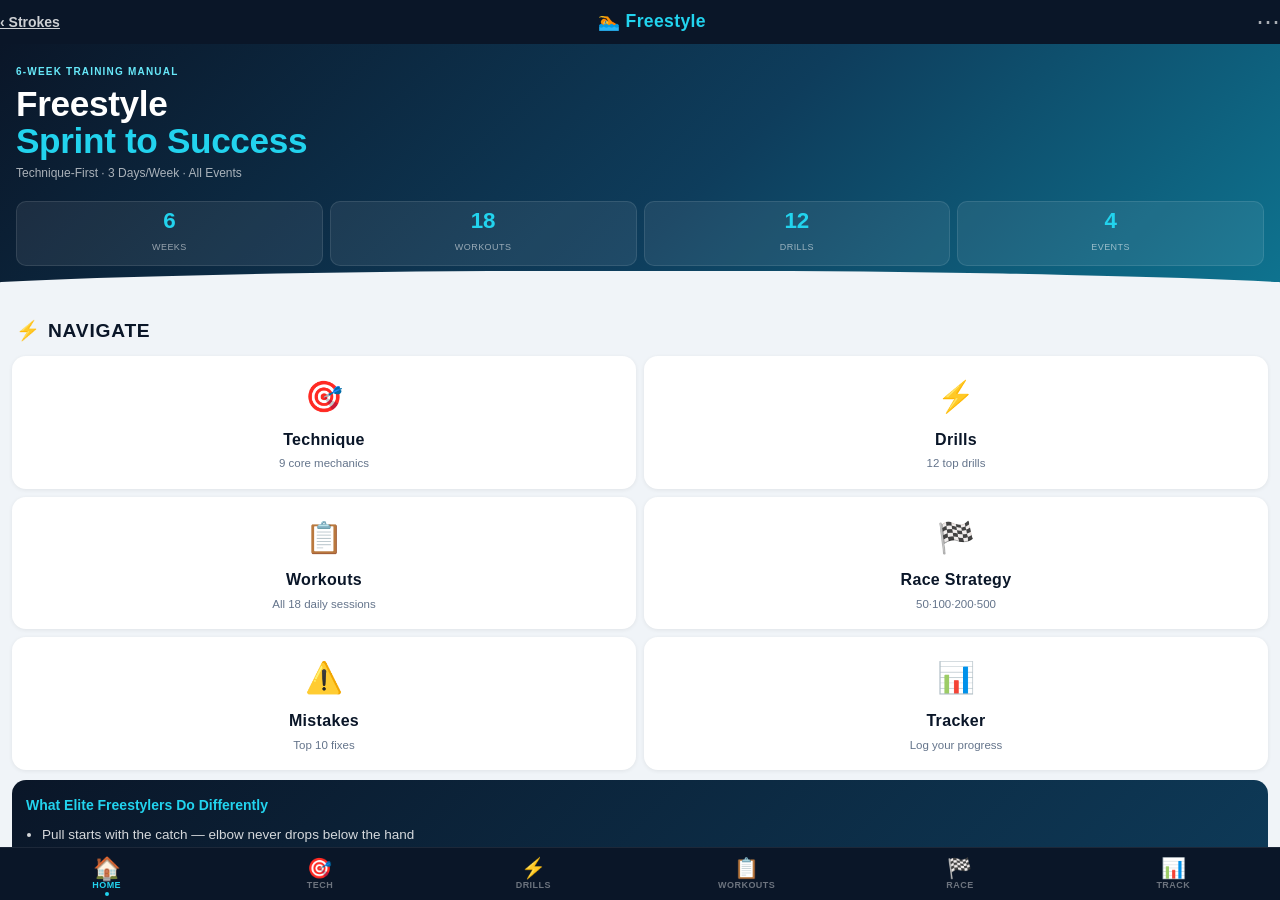
<file: freestyle.html>
<!DOCTYPE html>
<html lang="en">
<head>
<meta charset="UTF-8">
<meta name="viewport" content="width=device-width,initial-scale=1,maximum-scale=1,viewport-fit=cover">
<meta name="apple-mobile-web-app-capable" content="yes">
<meta name="apple-mobile-web-app-status-bar-style" content="black-translucent">
<meta name="theme-color" content="#0a1628">
<meta name="format-detection" content="telephone=no">
<link rel="apple-touch-icon" href="./icon-192.png">
<title>Freestyle – Swim Coach</title>
<link rel="stylesheet" href="./shared.css">
<style>
:root{
  --stroke-primary:#0e7490;--stroke-light:#22d3ee;--stroke-pale:#ecfeff;--stroke-dim:#67e8f9;
  --stroke-grad1:#0a1628;--stroke-grad2:#0e3d5c;--stroke-grad3:#0e7490;
}
</style>
</head>
<body>
<div id="app">
<div id="topbar">
  <a href="index.html" class="tb-back">‹ Strokes</a>
  <div class="tb-title">🏊 <span>Freestyle</span></div>
  <button class="tb-more" onclick="toggleMenu()">⋯</button>
</div>
<div id="offline-badge">● Offline</div>
<div id="overflow-menu" onclick="closeMenu()">
  <div class="overflow-panel" onclick="event.stopPropagation()">
    <button class="ov-item" onclick="goPage('p-home');closeMenu()"><span class="oi">🏠</span>Home</button>
    <button class="ov-item" onclick="goPage('p-tech');closeMenu()"><span class="oi">🏊</span>Technique</button>
    <button class="ov-item" onclick="goPage('p-drills');closeMenu()"><span class="oi">⚡</span>Drills</button>
    <button class="ov-item" onclick="goPage('p-workouts');closeMenu()"><span class="oi">📋</span>Workouts</button>
    <button class="ov-item" onclick="goPage('p-race');closeMenu()"><span class="oi">🏁</span>Race Strategy</button>
    <button class="ov-item" onclick="goPage('p-mistakes');closeMenu()"><span class="oi">⚠️</span>Mistakes</button>
    <button class="ov-item" onclick="goPage('p-videos');closeMenu()"><span class="oi">🎬</span>Videos</button>
    <button class="ov-item" onclick="goPage('p-tracker');closeMenu()"><span class="oi">📊</span>Tracker</button>
    <a class="ov-item" href="index.html"><span class="oi">🔄</span>All Strokes</a>
  </div>
</div>
<div id="scroll-area">

<!-- HOME -->
<div id="p-home" class="page active">
  <div class="hero">
    <div class="hero-eye">6-Week Training Manual</div>
    <h1>Freestyle<br><em>Sprint to Success</em></h1>
    <div class="hero-sub">Technique-First · 3 Days/Week · All Events</div>
    <div class="hero-stats">
      <div class="hs"><span class="n">6</span><span class="l">Weeks</span></div>
      <div class="hs"><span class="n">18</span><span class="l">Workouts</span></div>
      <div class="hs"><span class="n">12</span><span class="l">Drills</span></div>
      <div class="hs"><span class="n">4</span><span class="l">Events</span></div>
    </div>
  </div>
  <div class="sec-head"><span class="sec-icon">⚡</span><h2>Navigate</h2></div>
  <div class="hgrid">
    <div class="hcard" onclick="goPage('p-tech')"><span class="hi">🎯</span><div class="ht">Technique</div><div class="hs2">9 core mechanics</div></div>
    <div class="hcard" onclick="goPage('p-drills')"><span class="hi">⚡</span><div class="ht">Drills</div><div class="hs2">12 top drills</div></div>
    <div class="hcard" onclick="goPage('p-workouts')"><span class="hi">📋</span><div class="ht">Workouts</div><div class="hs2">All 18 daily sessions</div></div>
    <div class="hcard" onclick="goPage('p-race')"><span class="hi">🏁</span><div class="ht">Race Strategy</div><div class="hs2">50·100·200·500</div></div>
    <div class="hcard" onclick="goPage('p-mistakes')"><span class="hi">⚠️</span><div class="ht">Mistakes</div><div class="hs2">Top 10 fixes</div></div>
    <div class="hcard" onclick="goPage('p-tracker')"><span class="hi">📊</span><div class="ht">Tracker</div><div class="hs2">Log your progress</div></div>
  </div>
  <div class="ebox">
    <h4>What Elite Freestylers Do Differently</h4>
    <ul>
      <li>Pull starts with the catch — elbow never drops below the hand</li>
      <li>Hip rotation 40–50° per side — not just shoulders</li>
      <li>Kick is compact from the hip, never the knee</li>
      <li>Every underwater is 10+ meters of free speed</li>
      <li>DPS maximized before tempo is ever increased</li>
      <li>Bilateral breathing in training; strong-side in races</li>
    </ul>
  </div>
  <div class="qblock">
    <div class="qt">The Law of Freestyle Speed</div>
    <div class="qb">"Speed = Distance Per Stroke × Stroke Rate.<br>Increase DPS first. Then increase tempo.<br>This is how all great swimmers are made."</div>
  </div>
</div>

<!-- TECHNIQUE -->
<div id="p-tech" class="page">
  <div class="sec-head"><span class="sec-icon">🎯</span><h2>Core Mechanics</h2></div>
  <div class="subsec">1 · Body Position</div>
  <div class="ca"><div class="chip cp">Foundation</div>
    <h3 class="ct">Torpedo Position</h3>
    <p class="cp2">Body flat, horizontal, balanced. Hips just below the surface. High head position creates massive drag — one of the biggest time thieves in high school swimming.</p>
    <ul class="cu">
      <li><strong>Head:</strong> Waterline splits forehead — eyes look down at 45°</li>
      <li><strong>Hips:</strong> Kick keeps them surface-level, not letting them sink</li>
      <li><strong>Chest press:</strong> Slight downward pressure on chest lifts hips</li>
      <li><strong>Streamline:</strong> Squeeze biceps to ears, hands overlapping, core engaged</li>
    </ul>
  </div>
  <div class="subsec">2 · High Elbow Catch (EVF)</div>
  <div class="ca"><div class="chip cp">Most Important for Speed</div>
    <h3 class="ct">Early Vertical Forearm</h3>
    <p class="cp2">Set the catch so your forearm is nearly vertical immediately after entry — creating maximum surface area to hold water and press backward.</p>
    <ul class="cu">
      <li>Entry: fingertips first, hand slides forward — NOT down</li>
      <li>Elbow stays HIGH as forearm drops — like reaching over a barrel</li>
      <li>Once forearm is vertical, press backward — not downward</li>
      <li>Elbow higher than wrist, wrist higher than fingers at catch</li>
    </ul>
    <div class="feel"><b>Feel</b>Pressure on the entire palm AND forearm. If only your palm feels pressure, you're pulling — not catching.</div>
  </div>
  <div class="subsec">3 · Body Rotation</div>
  <div class="ca"><div class="chip cp">Engine of Freestyle</div>
    <p class="cp2">Rotating hips and shoulders 40–50° per side reduces frontal drag and adds length and power to every stroke. Drive it from the hips — not the shoulders.</p>
    <ul class="cu">
      <li>When right arm pulls, right hip drops — opposite arm reaches longer</li>
      <li>Cue: "Slice one shoulder toward the pool bottom"</li>
      <li>Rotation and kick are linked — the kick DRIVES rotation</li>
    </ul>
  </div>
  <div class="subsec">4 · Distance Per Stroke</div>
  <div class="ca"><div class="chip cp">Efficiency Metric</div>
    <div class="stat-pair">
      <div class="stat-box"><div class="stat-label">Sprint 50/100</div><div class="stat-val">14–18</div><div class="stat-sub">strokes/25</div></div>
      <div class="stat-box"><div class="stat-label">Distance 200/500</div><div class="stat-val">16–20</div><div class="stat-sub">strokes/25</div></div>
    </div>
    <p class="cp2" style="font-size:13px">Count every length. If count rises as you fatigue, technique broke down — that is your focus area.</p>
  </div>
  <div class="subsec">5 · Kick Mechanics</div>
  <div class="ca"><div class="chip cp">Timing Over Power</div>
    <ul class="cu">
      <li><strong>Sprint:</strong> 6-beat kick — constant, fast, compact</li>
      <li><strong>Distance:</strong> 2-beat kick — one kick per arm pull, saves energy</li>
      <li>Drive from the HIP — knee bend minimal (&lt;30°)</li>
      <li>Floppy ankles are a superpower — flexibility = propulsion</li>
    </ul>
  </div>
  <div class="subsec">6 · Breathing</div>
  <div class="ca">
    <ul class="cu">
      <li>Rotate to breathe — don't lift. One goggle stays in water</li>
      <li>Exhale continuously underwater — no breath-holding</li>
      <li>Train bilateral (every 3); race every 2 in the 100</li>
      <li>50 free: NO breath, or one breath at the 25m wall only</li>
    </ul>
  </div>
  <div class="subsec">7 · Underwaters</div>
  <div class="cga"><div class="chip cgo">Free Speed</div>
    <p class="cp2">3–5 powerful dolphin kicks off every wall. Stay in streamline until you slow to swim speed (~7–8m from wall). This alone can drop seconds.</p>
  </div>
  <div class="subsec">8 · Tempo</div>
  <div class="ca">
    <ul class="cu">
      <li><strong>50m:</strong> 0.9–1.1 sec per stroke cycle</li>
      <li><strong>100m:</strong> 1.0–1.15 sec/cycle</li>
      <li><strong>200m:</strong> 1.1–1.2 sec/cycle</li>
      <li>Find optimal DPS first — then slowly increase tempo</li>
    </ul>
  </div>
  <div class="cgrid">
    <div class="ccard"><span class="ccicon">🎯</span><div class="cctxt">"Catch first, then pull"</div><div class="ccsub">EVF cue</div></div>
    <div class="ccard"><span class="ccicon">🌀</span><div class="cctxt">"Slice shoulder down"</div><div class="ccsub">Rotation cue</div></div>
    <div class="ccard"><span class="ccicon">🦵</span><div class="cctxt">"Kick from the hip"</div><div class="ccsub">Not the knee</div></div>
    <div class="ccard"><span class="ccicon">🏹</span><div class="cctxt">"Long — fast — long"</div><div class="ccsub">Sprint rhythm</div></div>
  </div>
</div>

<!-- DRILLS -->
<div id="p-drills" class="page">
  <div class="sec-head"><span class="sec-icon">⚡</span><h2>Top 12 Drills</h2></div>
  <div class="ca" style="margin-bottom:14px"><p class="cp2" style="font-size:13px"><strong>Rule:</strong> 90% concentration, 70% effort. Slow deliberate drills build elite mechanics faster than sloppy speed work.</p></div>
  <div class="subsec">Body Position</div>
  <div class="card"><div class="cb"><div class="dnum">01</div><div class="dtit">Superman / Float Drill</div><p class="cp2">Push off in streamline, arms extended, NO kick. Focus purely on horizontal alignment.</p><div class="feel"><b>Feel</b>Water pressing evenly on chest and thighs. Hips float up naturally.</div><div class="err"><b>Mistake</b>Arching the lower back — keep core tight.</div></div></div>
  <div class="card"><div class="cb"><div class="dnum">02</div><div class="dtit">Chest Press + Kick</div><p class="cp2">Arms at sides, kick on stomach. Press sternum slightly downward — watch hips rise.</p><div class="feel"><b>Feel</b>Hips becoming effortlessly buoyant.</div><div class="err"><b>Mistake</b>Looking forward — eyes must face DOWN.</div></div></div>
  <div class="subsec">Catch & EVF</div>
  <div class="card"><div class="cb"><div class="dnum">03</div><div class="dtit">Fingertip Drag</div><p class="cp2">During recovery, drag fingertips along the surface from hip to entry. Forces high elbow recovery.</p><div class="feel"><b>Feel</b>Elbow pointing up and outward.</div><div class="err"><b>Mistake</b>Letting elbow drop — fingertips lose water contact.</div></div></div>
  <div class="card"><div class="cb"><div class="dnum">04</div><div class="dtit">Catch-Up Drill</div><p class="cp2">Wait for recovering hand to "catch up" to extended hand before pulling. Trains patience at the catch.</p><div class="feel"><b>Feel</b>Long glide, body stays fully extended.</div><div class="err"><b>Mistake</b>Rushing — the whole point is deliberate slowness.</div></div></div>
  <div class="card"><div class="cb"><div class="dnum">05</div><div class="dtit">Fist Drill</div><p class="cp2">Swim with clenched fists. Eliminates hand propulsion and forces the forearm to do the work.</p><div class="feel"><b>Feel</b>Water pressure on forearm, not just palm.</div><div class="err"><b>Mistake</b>Pulling harder — slow down, focus on forearm load.</div></div></div>
  <div class="card"><div class="cb"><div class="dnum">06</div><div class="dtit">1-Arm (with snorkel)</div><p class="cp2">One arm extended, pull with the other only. Snorkel removes breathing disruption. Alternate arms each 25.</p><div class="feel"><b>Feel</b>Full rotation per stroke, elbow high through the pull.</div><div class="err"><b>Mistake</b>Losing balance — anchor the kick and use hip rotation.</div></div></div>
  <div class="subsec">Rotation</div>
  <div class="card"><div class="cb"><div class="dnum">07</div><div class="dtit">Side Kick Drill</div><p class="cp2">Kick on your side — lead arm extended, top arm at hip. Alternate sides every 25.</p><div class="feel"><b>Feel</b>One shoulder pointing up, body fully on its side, still moving forward.</div><div class="err"><b>Mistake</b>Rotating past 90° onto the back.</div></div></div>
  <div class="card"><div class="cb"><div class="dnum">08</div><div class="dtit">6-1-6 Drill</div><p class="cp2">6 kicks on left side, 1 stroke to switch, 6 kicks on right. Connects the kick to rotation.</p><div class="feel"><b>Feel</b>The single stroke causes your body to roll from the hip.</div><div class="err"><b>Mistake</b>Rushed switch stroke — make it one clean, full rotation.</div></div></div>
  <div class="subsec">Kick</div>
  <div class="card"><div class="cb"><div class="dnum">09</div><div class="dtit">Kick on Back</div><p class="cp2">Flutter kick on your back, arms at sides. Watch your feet — no splash = hip kick. Big splash = knee kick.</p><div class="feel"><b>Feel</b>Thigh muscles initiating movement, ankles loose.</div><div class="err"><b>Mistake</b>Flexing ankles — floppy ankles = propulsion.</div></div></div>
  <div class="card"><div class="cb"><div class="dnum">10</div><div class="dtit">Vertical Kick</div><p class="cp2">Tread water kick only, arms crossed on chest. 30-second intervals. Best ankle flexibility builder.</p><div class="feel"><b>Feel</b>Rising and falling with kick tempo.</div><div class="err"><b>Mistake</b>Using arms — trust the kick alone.</div></div></div>
  <div class="subsec">Sprint Mechanics</div>
  <div class="card"><div class="cb"><div class="dnum">11</div><div class="dtit">DPS Target Sets</div><p class="cp2">Swim 25s with a target stroke count (e.g. 16). Must not exceed it. Forces full stroke and glide.</p><div class="feel"><b>Feel</b>Each stroke pulling a long "rope" of water.</div><div class="err"><b>Mistake</b>Cheating with dolphin kick — count from 5m mark.</div></div></div>
  <div class="card"><div class="cb"><div class="dnum">12</div><div class="dtit">Underwater Breakout Sets</div><p class="cp2">Sprint 12.5m from turn only. Goal: first stroke at or beyond the 7.5m marker.</p><div class="feel"><b>Feel</b>Each dolphin kick exploding from the hip.</div><div class="err"><b>Mistake</b>Breaking out too early — trust the speed.</div></div></div>
</div>

<!-- WORKOUTS -->
<div id="p-workouts" class="page">
  <div class="sec-head"><span class="sec-icon">📋</span><h2>18 Daily Workouts</h2></div>
  <div class="ca" style="margin-bottom:4px"><p class="cp2" style="font-size:13px"><strong>3 days/week for 6 weeks.</strong> Each workout has a specific focus. Tap any day to expand the full session.</p></div>

  <!-- WEEK 1 -->
  <div class="week-label">Week 1 <span class="week-pill">Technique Foundation</span></div>
  <div class="day-card">
    <div class="day-head" onclick="toggleDay(this)">
      <div class="day-num">1</div><div class="day-meta"><div class="day-title">Body Position + EVF Intro</div><div class="day-sub">Mon · ~2,200m · Easy/Drill</div></div><div class="day-arr">›</div>
    </div>
    <div class="day-body">
      <div class="set-line"><div class="set-name">Warm-Up</div><div class="set-detail">400 free easy — focus on head position, eyes down</div></div>
      <div class="set-line"><div class="set-name">Drill Block</div><div class="set-detail">8×25 on :45<br>1,2: Superman float<br>3,4: Chest press kick<br>5,6: Fingertip drag<br>7,8: Catch-up drill</div><div class="set-note">Rest fully between drills. Quality over speed.</div></div>
      <div class="set-line"><div class="set-name">Kick Set</div><div class="set-detail">4×50 kick on :60 — back kick, focus on hip drive</div></div>
      <div class="set-line"><div class="set-name">Main Set</div><div class="set-detail">6×50 on 1:20 — count strokes every length, hold target count</div><div class="set-note">Find your DPS number today. Write it down.</div></div>
      <div class="set-line"><div class="set-name">Cool-Down</div><div class="set-detail">200 easy free + 100 back</div></div>
      <span class="day-total">~2,200m</span>
    </div>
  </div>
  <div class="day-card">
    <div class="day-head" onclick="toggleDay(this)">
      <div class="day-num">2</div><div class="day-meta"><div class="day-title">Rotation + Side Balance</div><div class="day-sub">Wed · ~2,300m · Drill/Moderate</div></div><div class="day-arr">›</div>
    </div>
    <div class="day-body">
      <div class="set-line"><div class="set-name">Warm-Up</div><div class="set-detail">300 free easy + 100 kick on back</div></div>
      <div class="set-line"><div class="set-name">Rotation Drills</div><div class="set-detail">6×50 on 1:10<br>1,2: Side kick drill (25 each side)<br>3,4: 6-1-6 drill<br>5,6: 1-arm with snorkel (25 each arm)</div></div>
      <div class="set-line"><div class="set-name">Main Set</div><div class="set-detail">8×50 on 1:15 — 25 drill (your choice) / 25 swim at 75%<br>Hold DPS from Day 1 on swim portions</div></div>
      <div class="set-line"><div class="set-name">Cool-Down</div><div class="set-detail">200 easy</div></div>
      <span class="day-total">~2,300m</span>
    </div>
  </div>
  <div class="day-card">
    <div class="day-head" onclick="toggleDay(this)">
      <div class="day-num">3</div><div class="day-meta"><div class="day-title">Kick + Breathing Patterns</div><div class="day-sub">Fri · ~2,400m · Drill/Moderate</div></div><div class="day-arr">›</div>
    </div>
    <div class="day-body">
      <div class="set-line"><div class="set-name">Warm-Up</div><div class="set-detail">400 (100 free / 100 kick / 100 free / 100 drill of choice)</div></div>
      <div class="set-line"><div class="set-name">Kick Focus</div><div class="set-detail">8×25 kick on :40<br>1-4: Vertical kick in deep end (30 sec each)<br>5-8: Flutter kick on back, watch feet</div></div>
      <div class="set-line"><div class="set-name">Breathing Drill</div><div class="set-detail">4×75 on 1:30 — breathe every 3 strokes each length, bilateral pattern</div><div class="set-note">Focus on rotating to breathe, not lifting head.</div></div>
      <div class="set-line"><div class="set-name">Main Set</div><div class="set-detail">6×50 on 1:15 — descend effort 1→6, hold stroke count on all</div></div>
      <div class="set-line"><div class="set-name">Cool-Down</div><div class="set-detail">200 easy</div></div>
      <span class="day-total">~2,400m</span>
    </div>
  </div>

  <!-- WEEK 2 -->
  <div class="week-label">Week 2 <span class="week-pill">Technique Foundation</span></div>
  <div class="day-card">
    <div class="day-head" onclick="toggleDay(this)">
      <div class="day-num">4</div><div class="day-meta"><div class="day-title">EVF + Fist Drill Deep Dive</div><div class="day-sub">Mon · ~2,400m · Drill/Moderate</div></div><div class="day-arr">›</div>
    </div>
    <div class="day-body">
      <div class="set-line"><div class="set-name">Warm-Up</div><div class="set-detail">400 free — maintain DPS target, count every length</div></div>
      <div class="set-line"><div class="set-name">EVF Drill Block</div><div class="set-detail">10×25 on :40<br>1,2: Fist drill<br>3,4: Open hand (feel the difference!)<br>5,6: Fist again<br>7,8: Open hand — amplified catch sensation<br>9,10: Swim with perfect EVF focus</div></div>
      <div class="set-line"><div class="set-name">Pull Set</div><div class="set-detail">4×100 pull buoy on 1:50 — focus on long pull, thumb brushes thigh before exit</div></div>
      <div class="set-line"><div class="set-name">Main Set</div><div class="set-detail">6×50 on 1:15 — odd: drill 25/swim 25 · even: full swim, hold target count</div></div>
      <div class="set-line"><div class="set-name">Cool-Down</div><div class="set-detail">200 easy</div></div>
      <span class="day-total">~2,400m</span>
    </div>
  </div>
  <div class="day-card">
    <div class="day-head" onclick="toggleDay(this)">
      <div class="day-num">5</div><div class="day-meta"><div class="day-title">Underwater Intro + DPS</div><div class="day-sub">Wed · ~2,500m · Moderate</div></div><div class="day-arr">›</div>
    </div>
    <div class="day-body">
      <div class="set-line"><div class="set-name">Warm-Up</div><div class="set-detail">500 free easy — establish rhythm, count every 25</div></div>
      <div class="set-line"><div class="set-name">Underwater Work</div><div class="set-detail">8× push-off from wall, 12.5m underwater only<br>Goal: reach at least 7m before first stroke<br>Full rest between each</div><div class="set-note">This is your most important set of week 2.</div></div>
      <div class="set-line"><div class="set-name">DPS Set — Count & Commit</div><div class="set-detail">10×50 on 1:20<br>Odd: swim at 75%, target stroke count<br>Even: drill (fingertip drag or catch-up)<br>Goal: identical stroke count across all odd reps</div></div>
      <div class="set-line"><div class="set-name">Cool-Down</div><div class="set-detail">200 easy back</div></div>
      <span class="day-total">~2,500m</span>
    </div>
  </div>
  <div class="day-card">
    <div class="day-head" onclick="toggleDay(this)">
      <div class="day-num">6</div><div class="day-meta"><div class="day-title">Full Stroke Integration</div><div class="day-sub">Fri · ~2,600m · Moderate</div></div><div class="day-arr">›</div>
    </div>
    <div class="day-body">
      <div class="set-line"><div class="set-name">Warm-Up</div><div class="set-detail">400 choice + 4×25 drill of weakest technique area</div></div>
      <div class="set-line"><div class="set-name">Technique Set</div><div class="set-detail">4×100 on 2:00<br>Each 100 = 25 drill / 25 build / 25 strong / 25 easy<br>Focus: connect drill feeling into the full-stroke portions</div></div>
      <div class="set-line"><div class="set-name">Main Set</div><div class="set-detail">8×50 on 1:15 — strong free, hold stroke count, breathe every 3</div></div>
      <div class="set-line"><div class="set-name">Underwaters</div><div class="set-detail">4× max underwater push-offs — try to beat previous distance</div></div>
      <div class="set-line"><div class="set-name">Cool-Down</div><div class="set-detail">300 easy</div></div>
      <span class="day-total">~2,600m</span>
    </div>
  </div>

  <!-- WEEK 3 -->
  <div class="week-label">Week 3 <span class="week-pill">Power &amp; Efficiency</span></div>
  <div class="day-card">
    <div class="day-head" onclick="toggleDay(this)">
      <div class="day-num">7</div><div class="day-meta"><div class="day-title">Paddles Introduction</div><div class="day-sub">Mon · ~2,600m · Moderate/Strong</div></div><div class="day-arr">›</div>
    </div>
    <div class="day-body">
      <div class="set-line"><div class="set-name">Warm-Up</div><div class="set-detail">400 free + 4×25 EVF drill (fist or catch-up)</div></div>
      <div class="set-line"><div class="set-name">Paddle Power Set</div><div class="set-detail">6×100 on 2:00 WITH paddles + pull buoy<br>Focus on EVF — paddles amplify every mistake<br>Rest 30s after each 100, remove gear, swim one 25 at race pace<br>Feel the "loaded" sensation translate to clean speed</div><div class="set-note">If shoulders hurt, remove paddles immediately.</div></div>
      <div class="set-line"><div class="set-name">Main Set</div><div class="set-detail">8×50 on 1:20 — without gear, hold DPS target, 80% effort</div></div>
      <div class="set-line"><div class="set-name">Cool-Down</div><div class="set-detail">200 easy</div></div>
      <span class="day-total">~2,600m</span>
    </div>
  </div>
  <div class="day-card">
    <div class="day-head" onclick="toggleDay(this)">
      <div class="day-num">8</div><div class="day-meta"><div class="day-title">Tempo Training</div><div class="day-sub">Wed · ~2,700m · Moderate/Strong</div></div><div class="day-arr">›</div>
    </div>
    <div class="day-body">
      <div class="set-line"><div class="set-name">Warm-Up</div><div class="set-detail">500 free — count every 25, note your resting stroke count</div></div>
      <div class="set-line"><div class="set-name">Tempo Build Set</div><div class="set-detail">5×200 on 3:30<br>Rep 1: Focus on DPS only — longest possible stroke<br>Rep 2: Slightly increase tempo, hold DPS<br>Rep 3: Push tempo further, DPS must not drop<br>Rep 4: Race tempo — max sustainable<br>Rep 5: Back to Rep 1 tempo — feel the recovery</div><div class="set-note">This teaches you your personal DPS/tempo sweet spot.</div></div>
      <div class="set-line"><div class="set-name">Cool-Down</div><div class="set-detail">300 easy + stretching</div></div>
      <span class="day-total">~2,700m</span>
    </div>
  </div>
  <div class="day-card">
    <div class="day-head" onclick="toggleDay(this)">
      <div class="day-num">9</div><div class="day-meta"><div class="day-title">Race Pace Introduction</div><div class="day-sub">Fri · ~2,800m · Strong</div></div><div class="day-arr">›</div>
    </div>
    <div class="day-body">
      <div class="set-line"><div class="set-name">Warm-Up</div><div class="set-detail">400 free + 100 kick + 4×25 sprint prep (build each one)</div></div>
      <div class="set-line"><div class="set-name">Underwater Set</div><div class="set-detail">6× 12.5m underwater push-offs — goal: 8m+ before first stroke</div></div>
      <div class="set-line"><div class="set-name">Race Pace 50s</div><div class="set-detail">10×50 on 1:30 — descend 1–5, repeat 6–10<br>Target: last 2 reps at full race pace<br>Count strokes — MUST hold count even at race pace</div></div>
      <div class="set-line"><div class="set-name">Race Sim</div><div class="set-detail">1×100 at goal race pace — full rest after (5 min)<br>Note your split and stroke count per 25</div></div>
      <div class="set-line"><div class="set-name">Cool-Down</div><div class="set-detail">300 easy</div></div>
      <span class="day-total">~2,800m</span>
    </div>
  </div>

  <!-- WEEK 4 -->
  <div class="week-label">Week 4 <span class="week-pill">Power &amp; Efficiency</span></div>
  <div class="day-card">
    <div class="day-head" onclick="toggleDay(this)">
      <div class="day-num">10</div><div class="day-meta"><div class="day-title">Paddle + Fin Power</div><div class="day-sub">Mon · ~2,800m · Strong</div></div><div class="day-arr">›</div>
    </div>
    <div class="day-body">
      <div class="set-line"><div class="set-name">Warm-Up</div><div class="set-detail">500 free + 4×25 fist drill</div></div>
      <div class="set-line"><div class="set-name">Fin Power Set</div><div class="set-detail">6×50 on 1:00 WITH fins — fast, strong kick, feel the hip drive<br>Then immediately 6×50 on 1:15 WITHOUT fins — maintain body position</div><div class="set-note">The contrast between fins/no fins teaches hip-driven kick.</div></div>
      <div class="set-line"><div class="set-name">Paddle Pull Set</div><div class="set-detail">4×150 pull with paddles on 2:30 — strong, long strokes</div></div>
      <div class="set-line"><div class="set-name">Cool-Down</div><div class="set-detail">200 easy</div></div>
      <span class="day-total">~2,800m</span>
    </div>
  </div>
  <div class="day-card">
    <div class="day-head" onclick="toggleDay(this)">
      <div class="day-num">11</div><div class="day-meta"><div class="day-title">Broken Swim + Pacing</div><div class="day-sub">Wed · ~2,900m · Strong</div></div><div class="day-arr">›</div>
    </div>
    <div class="day-body">
      <div class="set-line"><div class="set-name">Warm-Up</div><div class="set-detail">500 free easy + 4×25 drill</div></div>
      <div class="set-line"><div class="set-name">Broken 200</div><div class="set-detail">4×50 on 3:00 — each 50 is one quarter of a 200<br>Target: even splits, goal race pace per 50<br>Full rest between each — this teaches 200 pacing</div><div class="set-note">Add up your 4 splits — that is your projected 200 time.</div></div>
      <div class="set-line"><div class="set-name">Threshold Set</div><div class="set-detail">3×300 on 4:30 — strong aerobic pace, breathe every 3, count strokes every 25</div></div>
      <div class="set-line"><div class="set-name">Cool-Down</div><div class="set-detail">200 easy + cool-down stretch</div></div>
      <span class="day-total">~2,900m</span>
    </div>
  </div>
  <div class="day-card">
    <div class="day-head" onclick="toggleDay(this)">
      <div class="day-num">12</div><div class="day-meta"><div class="day-title">Back Half Builder</div><div class="day-sub">Fri · ~3,000m · Strong</div></div><div class="day-arr">›</div>
    </div>
    <div class="day-body">
      <div class="set-line"><div class="set-name">Warm-Up</div><div class="set-detail">400 free + 4×25 build sprint prep</div></div>
      <div class="set-line"><div class="set-name">The Back Half Set</div><div class="set-detail">6×50 on 2:00<br>25 easy glide build / 25 FULL SPRINT<br>Count strokes on sprint 25 — must hold DPS target under fatigue<br>This builds race-specific strength for the back half</div></div>
      <div class="set-line"><div class="set-name">Race Simulation</div><div class="set-detail">3×100 at goal race pace — 5 min rest each<br>Record your splits — aim for even or negative</div></div>
      <div class="set-line"><div class="set-name">Underwaters</div><div class="set-detail">6× max underwater push-offs</div></div>
      <div class="set-line"><div class="set-name">Cool-Down</div><div class="set-detail">300 easy</div></div>
      <span class="day-total">~3,000m</span>
    </div>
  </div>

  <!-- WEEK 5 -->
  <div class="week-label">Week 5 <span class="week-pill">Race Readiness</span></div>
  <div class="day-card">
    <div class="day-head" onclick="toggleDay(this)">
      <div class="day-num">13</div><div class="day-meta"><div class="day-title">Sprint Mechanics + Turns</div><div class="day-sub">Mon · ~3,000m · Strong/Race</div></div><div class="day-arr">›</div>
    </div>
    <div class="day-body">
      <div class="set-line"><div class="set-name">Warm-Up</div><div class="set-detail">500 free easy + 100 kick + 4×25 build sprints</div></div>
      <div class="set-line"><div class="set-name">Turn + Underwater Set</div><div class="set-detail">10× turn + 15m (from 5m out, flip turn, underwater to 15m)<br>Full rest each — perfect execution is the goal<br>Count dolphin kicks: minimum 4 per wall</div></div>
      <div class="set-line"><div class="set-name">Sprint 50s</div><div class="set-detail">8×50 on 2:00 — RACE PACE on every rep<br>Focus: perfect entry, EVF catch, hip rotation, full kick</div></div>
      <div class="set-line"><div class="set-name">Cool-Down</div><div class="set-detail">400 easy</div></div>
      <span class="day-total">~3,000m</span>
    </div>
  </div>
  <div class="day-card">
    <div class="day-head" onclick="toggleDay(this)">
      <div class="day-num">14</div><div class="day-meta"><div class="day-title">Event-Specific Race Sets</div><div class="day-sub">Wed · ~3,000m · Race Pace</div></div><div class="day-arr">›</div>
    </div>
    <div class="day-body">
      <div class="set-line"><div class="set-name">Warm-Up</div><div class="set-detail">600 free descend by 200 + 4×25 race-pace sprints</div></div>
      <div class="set-line"><div class="set-name">50 Free Race Set</div><div class="set-detail">4×50 on 3:00 — full 50 race simulation<br>No breath or one breath at 25m wall only<br>Record time each rep</div></div>
      <div class="set-line"><div class="set-name">100 Free Race Set</div><div class="set-detail">3×100 on 5:00 — full race effort<br>Record splits (each 25), count strokes on length 3 & 4<br>Must match length 1 & 2 stroke counts</div></div>
      <div class="set-line"><div class="set-name">Cool-Down</div><div class="set-detail">500 easy</div></div>
      <span class="day-total">~3,000m</span>
    </div>
  </div>
  <div class="day-card">
    <div class="day-head" onclick="toggleDay(this)">
      <div class="day-num">15</div><div class="day-meta"><div class="day-title">200/500 Race Simulation</div><div class="day-sub">Fri · ~3,000m · Race Pace</div></div><div class="day-arr">›</div>
    </div>
    <div class="day-body">
      <div class="set-line"><div class="set-name">Warm-Up</div><div class="set-detail">600 free easy + 200 kick + 4×25 pace builders</div></div>
      <div class="set-line"><div class="set-name">200 Race Simulation</div><div class="set-detail">2×200 on 8:00 — full race effort<br>Rep 1: Focus on even splits (check at each 50)<br>Rep 2: Attempt a negative split (back 100 faster)<br>Record every 50 split</div></div>
      <div class="set-line"><div class="set-name">500 Pace Set</div><div class="set-detail">10×50 on 1:00 — 500 race pace (not sprint)<br>Hold same split every rep — pacing discipline</div></div>
      <div class="set-line"><div class="set-name">Cool-Down</div><div class="set-detail">400 easy</div></div>
      <span class="day-total">~3,000m</span>
    </div>
  </div>

  <!-- WEEK 6 -->
  <div class="week-label">Week 6 <span class="week-pill">Taper &amp; Time Trials</span></div>
  <div class="day-card">
    <div class="day-head" onclick="toggleDay(this)">
      <div class="day-num">16</div><div class="day-meta"><div class="day-title">Sharpening — Quality Only</div><div class="day-sub">Mon · ~2,200m · Race Pace</div></div><div class="day-arr">›</div>
    </div>
    <div class="day-body">
      <div class="set-line"><div class="set-name">Warm-Up</div><div class="set-detail">400 easy free + 200 drill medley</div></div>
      <div class="set-line"><div class="set-name">Speed Work</div><div class="set-detail">8×25 on 1:30 — MAXIMUM effort, full rest<br>Every rep: perfect streamline off wall, EVF catch, hold DPS</div></div>
      <div class="set-line"><div class="set-name">Race Pace 50s</div><div class="set-detail">4×50 on 3:00 — race pace only, record times</div></div>
      <div class="set-line"><div class="set-name">Cool-Down</div><div class="set-detail">400 easy — feel the speed in your body, relax</div></div>
      <span class="day-total">~2,200m</span>
    </div>
  </div>
  <div class="day-card">
    <div class="day-head" onclick="toggleDay(this)">
      <div class="day-num">17</div><div class="day-meta"><div class="day-title">Final Tune-Up</div><div class="day-sub">Wed · ~2,000m · Light/Race</div></div><div class="day-arr">›</div>
    </div>
    <div class="day-body">
      <div class="set-line"><div class="set-name">Warm-Up</div><div class="set-detail">500 easy free — enjoy it, feel every stroke</div></div>
      <div class="set-line"><div class="set-name">Drill Reminders</div><div class="set-detail">4×25 on :50 — one drill per key technique (EVF, rotation, kick, UW)</div></div>
      <div class="set-line"><div class="set-name">Race Preview Set</div><div class="set-detail">6×50 on 2:30 — alternating:<br>Odd: 25 build / 25 max sprint<br>Even: 50 race pace, controlled<br>Feel your stroke at speed — relaxed and powerful</div></div>
      <div class="set-line"><div class="set-name">Cool-Down</div><div class="set-detail">400 easy + full body stretch</div></div>
      <span class="day-total">~2,000m</span>
    </div>
  </div>
  <div class="day-card">
    <div class="day-head" onclick="toggleDay(this)">
      <div class="day-num">18</div><div class="day-meta"><div class="day-title">🏆 Time Trial Day</div><div class="day-sub">Fri · ~2,500m · Max Effort</div></div><div class="day-arr">›</div>
    </div>
    <div class="day-body">
      <div class="set-line"><div class="set-name">Warm-Up</div><div class="set-detail">800 free easy + 200 drill + 4×50 build to race pace</div></div>
      <div class="set-line"><div class="set-name">Sprint Time Trial</div><div class="set-detail">1×50 FREE — MAX EFFORT from a push off<br>Full 10 minute rest<br>Record official time</div></div>
      <div class="set-line"><div class="set-name">Main Time Trial</div><div class="set-detail">1×100 FREE — MAX EFFORT<br>Full 10 minute rest<br>Record every 25 split</div></div>
      <div class="set-line"><div class="set-name">Optional: 200 TT</div><div class="set-detail">1×200 FREE if energy allows — even splits goal<br>Full 15 min rest before attempting</div></div>
      <div class="set-line"><div class="set-name">Cool-Down</div><div class="set-detail">500 easy — celebrate your progress</div></div>
      <div class="set-note" style="margin-top:8px;font-size:13px;color:#059669;font-weight:600">🎯 Compare your times to Week 1 baseline. Log in Tracker!</div>
      <span class="day-total">~2,500m</span>
    </div>
  </div>
</div>

<!-- RACE STRATEGY -->
<div id="p-race" class="page">
  <div class="sec-head"><span class="sec-icon">🏁</span><h2>Race Strategy</h2></div>
  <div class="evtabs">
    <button class="evb active" onclick="showEv('e50',this)">50 Free</button>
    <button class="evb" onclick="showEv('e100',this)">100 Free</button>
    <button class="evb" onclick="showEv('e200',this)">200 Free</button>
    <button class="evb" onclick="showEv('e500',this)">500 Free</button>
  </div>
  <div id="e50" class="evc active">
    <div class="cga"><div class="chip cgo">Sprint · 95% Skill</div><h3 class="ct">50 Free — Drop Time Fast</h3><p class="cp2">Most time is dropped through better underwaters, higher stroke efficiency, and eliminating panic at the 15m mark.</p></div>
    <div class="card"><div class="cb"><h3 class="ct">Pacing Model</h3><ul class="cu"><li><strong>0–15m:</strong> Underwater — tight streamline, 4–5 dolphin kicks</li><li><strong>15–35m:</strong> Build stroke rate, head down, max DPS</li><li><strong>35–50m:</strong> No breath — push stroke rate, kick through the flags</li></ul></div></div>
    <div class="csa"><div class="chip cg">Quick Time Drops</div><ul class="cu"><li>+1 dolphin kick → saves ~0.20 sec</li><li>Eliminate one breath → saves ~0.35 sec</li><li>Reduce 2 strokes per length → saves ~0.30 sec</li></ul></div>
  </div>
  <div id="e100" class="evc">
    <div class="cga"><div class="chip cgo">Sprint-Endurance</div><h3 class="ct">100 Free — Split Strategy</h3><p class="cp2">Goal: hold the same stroke count on lengths 3 & 4 as lengths 1 & 2. If it rises more than 2, you went out too fast.</p></div>
    <div class="card"><div class="cb"><h3 class="ct">Split Formula</h3><p class="cp2">Goal time × 0.47 = ideal first 50 split.<br>55.0 goal → 25.85 first 50.<br>Going out in 24.5 means you blow up.</p></div></div>
    <div class="card"><div class="cb"><h3 class="ct">Pacing Model</h3><ul class="cu"><li><strong>First 50:</strong> Controlled explosive — not a sprint</li><li><strong>Third 25:</strong> Mental fight — hold technique, rate climbs</li><li><strong>Last 25:</strong> No breathing, max kick, lengthen strokes</li></ul></div></div>
  </div>
  <div id="e200" class="evc">
    <div class="cga"><div class="chip cgo">Aerobic Sprint</div><h3 class="ct">200 Free — Even Split</h3><p class="cp2">The 200 rewards patience. Going 2 seconds too fast on the first 50 costs 4–6 seconds on the back half.</p></div>
    <div class="card"><div class="cb"><h3 class="ct">4-Split Model</h3><ul class="cu"><li><strong>1st 50:</strong> Relaxed, long — feel good pace</li><li><strong>2nd 50:</strong> Lock in rhythm, no acceleration yet</li><li><strong>3rd 50:</strong> Build — stroke rate rises</li><li><strong>4th 50:</strong> Empty the tank</li></ul></div></div>
  </div>
  <div id="e500" class="evc">
    <div class="cga"><div class="chip cgo">Distance Event</div><h3 class="ct">500 Free — Think Metronome</h3><p class="cp2">Won in the middle 300. Lock in your stroke count on lap 2 and HOLD it through lap 9. Kick up to 6-beat for last 2 laps.</p></div>
    <div class="cda"><div class="chip cr">Warning Sign</div><p class="cp2" style="font-size:13px">Stroke count rising more than 2 per lap as race progresses = went out too fast or technique broke. Train holding count in 200–400m sets.</p></div>
  </div>
  <div class="subsec">Race-Day Checklist</div>
  <div class="clw"><ul class="checklist">
    <li><span class="ci">✓</span><div><strong>Night before:</strong> Visualize your race 3 times. See your perfect underwater and first stroke.</div></li>
    <li><span class="ci">✓</span><div><strong>Warm-up:</strong> 800m minimum — drills, race-pace swims, underwaters.</div></li>
    <li><span class="ci">✓</span><div><strong>10 min before:</strong> 4–6 fast 25s, last one at full race pace.</div></li>
    <li><span class="ci">✓</span><div><strong>On the block:</strong> 3–4 slow deep breaths. Visualize breakout. Relax shoulders.</div></li>
    <li><span class="ci">✓</span><div><strong>Post-race:</strong> 200–400m easy, note stroke count and what broke down.</div></li>
  </ul></div>
</div>

<!-- MISTAKES -->
<div id="p-mistakes" class="page">
  <div class="sec-head"><span class="sec-icon">⚠️</span><h2>Top 10 Mistakes</h2></div>
  <div class="cda"><div class="chip cr">Mistake 1</div><h3 class="ct">Head Too High</h3><p class="cp2">Looking forward sinks your hips — creates drag equal to a parachute. Eyes face DOWN, waterline splits the forehead.</p><div class="err"><b>Fix</b>Chest press kick drill + underwater video of head position.</div></div>
  <div class="cda"><div class="chip cr">Mistake 2</div><h3 class="ct">Crossover Entry</h3><p class="cp2">Hand crossing the centerline causes your body to snake and kills rotation balance. Enter at shoulder-width.</p><div class="err"><b>Fix</b>1-arm drill + front-angle video of hand entry.</div></div>
  <div class="cda"><div class="chip cr">Mistake 3</div><h3 class="ct">Dropped Elbow at Catch</h3><p class="cp2">Elbow dropping before the forearm pushes water DOWN not backward. Loses power, risks shoulder injury.</p><div class="err"><b>Fix</b>Fist drill + catch-up drill. "Elbow high, forearm drops like a shelf."</div></div>
  <div class="cda"><div class="chip cr">Mistake 4</div><h3 class="ct">Lifting Head to Breathe</h3><p class="cp2">Every head lift drops your hips. The bow wave creates a natural trough — rotate into it.</p><div class="err"><b>Fix</b>Snorkel practice, then reintroduce breathing via rotation-only.</div></div>
  <div class="cda"><div class="chip cr">Mistake 5</div><h3 class="ct">Bicycle Kick</h3><p class="cp2">Large knee bend creates drag and loses propulsion. Drive from the hip, whip through the ankle.</p><div class="err"><b>Fix</b>Back kick + vertical kick sets.</div></div>
  <div class="cda"><div class="chip cr">Mistake 6</div><h3 class="ct">Early Pull Exit</h3><p class="cp2">Finishing pull at hip instead of thigh loses 25% of the push phase. Thumb must brush the thigh before exit.</p></div>
  <div class="cda"><div class="chip cr">Mistake 7</div><h3 class="ct">Weak Underwaters</h3><p class="cp2">Breaking out before 7m leaves free speed untouched. Every weak streamline = half-second lost per wall.</p><div class="err"><b>Fix</b>12.5m push-off sets, 3× per session.</div></div>
  <div class="cda"><div class="chip cr">Mistake 8</div><h3 class="ct">Hyperventilating on the Block</h3><p class="cp2">Over-breathing depletes CO2 — your breathe signal. Take 3–4 slow deep breaths, not 10 fast ones.</p></div>
  <div class="cda"><div class="chip cr">Mistake 9</div><h3 class="ct">Kick Dies in the Back Half</h3><p class="cp2">When kick stops, hips sink, drag surges, race is over. Kick maintains position — not just propulsion.</p><div class="err"><b>Fix</b>Kick-sprint sets: kickboard sprint 25s between swim 50s.</div></div>
  <div class="cda"><div class="chip cr">Mistake 10</div><h3 class="ct">Going Out Too Fast</h3><p class="cp2">2 seconds too fast on the first 50 costs 4–6 on the back half. Even splits win. Negative splits win championships.</p></div>
</div>

<!-- VIDEOS -->
<div id="p-videos" class="page">
  <div class="sec-head"><span class="sec-icon">🎬</span><h2>Video Library</h2></div>
  <div class="ca" style="margin-bottom:14px"><p class="cp2" style="font-size:13px">Watch during weeks 1–2. Each video teaches a specific skill better than words alone. Tap links to open in Safari.</p></div>
  <div class="subsec">Effortless Swimming</div>
  <div class="vc"><div class="vt">🌊</div><div style="flex:1"><div class="vch">Effortless Swimming</div><div class="vtit">How to Swim Freestyle with a High Elbow Catch</div><div class="vwhy">Best visual EVF explanation. Underwater angle shows exactly what the forearm looks like at catch. Essential weeks 1–2.</div><a href="https://www.youtube.com/@effortlessswimming" class="vlink" target="_blank" rel="noopener">Watch ↗</a></div></div>
  <div class="vc"><div class="vt">🌊</div><div style="flex:1"><div class="vch">Effortless Swimming</div><div class="vtit">5 Freestyle Mistakes And How To Fix Them</div><div class="vwhy">Maps directly to the Mistakes section. Coach Brenton Ford breaks down each error with drill fixes.</div><a href="https://effortlessswimming.com.au" class="vlink" target="_blank" rel="noopener">Visit ↗</a></div></div>
  <div class="subsec">The Race Club</div>
  <div class="vc"><div class="vt">🏁</div><div style="flex:1"><div class="vch">The Race Club</div><div class="vtit">Sprint Freestyle: What the Best Do Differently</div><div class="vwhy">Gary Hall Jr. on sprint mechanics, tempo, kick timing. Best for Phase 3 prep.</div><a href="https://theraceclub.com" class="vlink" target="_blank" rel="noopener">Visit ↗</a></div></div>
  <div class="vc"><div class="vt">🏁</div><div style="flex:1"><div class="vch">The Race Club</div><div class="vtit">Underwater Dolphin Kick: The 5th Stroke</div><div class="vwhy">Why underwaters are the fastest part of any race. Must-watch before Week 3.</div><a href="https://theraceclub.com" class="vlink" target="_blank" rel="noopener">Visit ↗</a></div></div>
  <div class="subsec">Olympic Footage</div>
  <div class="vc"><div class="vt">🥇</div><div style="flex:1"><div class="vch">SwimSwam</div><div class="vtit">Caeleb Dressel 50m Freestyle Underwater Analysis</div><div class="vwhy">Frame-by-frame breakdown of the world record. Elbow height at catch, tiny kick width, breakout distance — the blueprint.</div><a href="https://swimswam.com" class="vlink" target="_blank" rel="noopener">Visit ↗</a></div></div>
  <div class="vc"><div class="vt">🥇</div><div style="flex:1"><div class="vch">SwimSwam</div><div class="vtit">Katie Ledecky 800m — Stroke Efficiency Breakdown</div><div class="vwhy">Stroke count stays nearly identical from lap 1 to lap 16. The definitive DPS efficiency model.</div><a href="https://swimswam.com" class="vlink" target="_blank" rel="noopener">Visit ↗</a></div></div>
</div>

<!-- TRACKER -->
<div id="p-tracker" class="page">
  <div class="sec-head"><span class="sec-icon">📊</span><h2>Progress Tracker</h2></div>
  <div class="ca" style="margin-bottom:12px"><p class="cp2" style="font-size:13px">Data saves automatically on your device. Compare Week 1 to Week 6 for your improvement.</p></div>
  <div class="subsec">Baseline Times (Week 1)</div>
  <div class="tgrid">
    <div class="tc"><div class="tl">50 Free — Current</div><input class="ti" id="t50b" placeholder="0:00.0" type="text" inputmode="decimal" autocomplete="off" autocorrect="off"></div>
    <div class="tc"><div class="tl">100 Free — Current</div><input class="ti" id="t100b" placeholder="0:00.0" type="text" inputmode="decimal" autocomplete="off" autocorrect="off"></div>
    <div class="tc"><div class="tl">200 Free — Current</div><input class="ti" id="t200b" placeholder="0:00.0" type="text" inputmode="decimal" autocomplete="off" autocorrect="off"></div>
    <div class="tc"><div class="tl">500 Free — Current</div><input class="ti" id="t500b" placeholder="0:00.0" type="text" inputmode="decimal" autocomplete="off" autocorrect="off"></div>
  </div>
  <div class="subsec">Goal Times (Week 6)</div>
  <div class="tgrid">
    <div class="tc"><div class="tl">50 Free — Goal</div><input class="ti" id="t50g" placeholder="0:00.0" type="text" inputmode="decimal" autocomplete="off" autocorrect="off"></div>
    <div class="tc"><div class="tl">100 Free — Goal</div><input class="ti" id="t100g" placeholder="0:00.0" type="text" inputmode="decimal" autocomplete="off" autocorrect="off"></div>
    <div class="tc"><div class="tl">200 Free — Goal</div><input class="ti" id="t200g" placeholder="0:00.0" type="text" inputmode="decimal" autocomplete="off" autocorrect="off"></div>
    <div class="tc"><div class="tl">500 Free — Goal</div><input class="ti" id="t500g" placeholder="0:00.0" type="text" inputmode="decimal" autocomplete="off" autocorrect="off"></div>
  </div>
  <div class="subsec">Weekly Log</div>
  <div class="tscroll"><table class="logt">
    <thead><tr><th>Week</th><th>Easy /25</th><th>Race /25</th><th>UW (m)</th><th>Notes</th></tr></thead>
    <tbody id="log-body"></tbody>
  </table></div>
  <div class="cd" style="margin-top:4px">
    <div style="color:var(--stroke-light);font-size:14px;font-weight:700;margin-bottom:10px">📋 Pre-Practice Focus Card</div>
    <div style="font-size:14px;color:rgba(255,255,255,.82);line-height:2.3">
      Today's focus: ___________________<br>
      Stroke count target: ___ easy / ___ race<br>
      UW goal: ___ meters off every wall<br>
      Breathing: every ___ strokes<br>
      My cue today: "<span style="color:var(--stroke-light)">_________________</span>"
    </div>
  </div>
  <div class="qblock"><div class="qt">Every Length Counts</div><div class="qb">"You don't rise to race day.<br>You fall to the level of your training habits.<br>Make every practice rep worth remembering."</div></div>
</div>

</div><!-- scroll -->
<div id="bottom-nav">
  <button class="nav-item active" id="nb-home" onclick="goPage('p-home','nb-home')"><span class="ni">🏠</span><span class="nl">Home</span></button>
  <button class="nav-item" id="nb-tech" onclick="goPage('p-tech','nb-tech')"><span class="ni">🎯</span><span class="nl">Tech</span></button>
  <button class="nav-item" id="nb-drills" onclick="goPage('p-drills','nb-drills')"><span class="ni">⚡</span><span class="nl">Drills</span></button>
  <button class="nav-item" id="nb-work" onclick="goPage('p-workouts','nb-work')"><span class="ni">📋</span><span class="nl">Workouts</span></button>
  <button class="nav-item" id="nb-race" onclick="goPage('p-race','nb-race')"><span class="ni">🏁</span><span class="nl">Race</span></button>
  <button class="nav-item" id="nb-track" onclick="goPage('p-tracker','nb-track')"><span class="ni">📊</span><span class="nl">Track</span></button>
</div>
</div>
<script src="./stroke-app.js"></script>
<script src="./videos.js"></script>
<script>initApp('fs'); initVideos('fs');</script>
</body>
</html>
</file>
<file: shared.css>
:root{
  --font-ui:-apple-system,BlinkMacSystemFont,'SF Pro Display','SF Pro Text','Helvetica Neue',Arial,sans-serif;
  --font-condensed:-apple-system,BlinkMacSystemFont,'SF Pro Display','Arial Narrow',Arial,sans-serif;
  --navy:#0a1628;--navy2:#0e2240;
  --surface:#f0f4f8;--card:#fff;
  --border:rgba(0,0,0,.1);--border2:#e2e8f0;
  --text:#0f172a;--text2:#334155;--muted:#64748b;
  --danger:#dc2626;--success:#059669;--warn:#d97706;
  --safe-top:env(safe-area-inset-top,0px);
  --safe-bot:env(safe-area-inset-bottom,0px);
  --safe-l:env(safe-area-inset-left,0px);
  --safe-r:env(safe-area-inset-right,0px);
  /* Stroke accent colors — overridden per stroke */
  --stroke-primary:#0e7490;
  --stroke-light:#22d3ee;
  --stroke-pale:#ecfeff;
  --stroke-dim:#67e8f9;
  --stroke-grad1:#0a1628;
  --stroke-grad2:#0e3d5c;
  --stroke-grad3:#0e7490;
}
*{-webkit-box-sizing:border-box;box-sizing:border-box;margin:0;padding:0}
button,a,.nav-item,.hcard,.dhead,.evb{-webkit-tap-highlight-color:transparent;-webkit-touch-callout:none;-webkit-user-select:none;user-select:none}
p,li,div.cb,div.dbody{-webkit-user-select:text;user-select:text}
html{height:100%;overscroll-behavior:none;-webkit-text-size-adjust:100%;text-size-adjust:100%}
body{height:100%;font-family:var(--font-ui);background:var(--surface);color:var(--text);font-size:15px;line-height:1.6;overflow:hidden;position:fixed;width:100%}
#app{display:-webkit-flex;display:flex;-webkit-flex-direction:column;flex-direction:column;height:100vh;height:100dvh;padding-left:var(--safe-l);padding-right:var(--safe-r)}
#topbar{background:var(--navy);padding:calc(var(--safe-top)+12px) 16px 12px;display:-webkit-flex;display:flex;-webkit-align-items:center;align-items:center;-webkit-justify-content:space-between;justify-content:space-between;-webkit-flex-shrink:0;flex-shrink:0;z-index:100;-webkit-transform:translateZ(0);transform:translateZ(0)}
.tb-title{font-family:var(--font-condensed);font-size:1.1rem;font-weight:700;color:#fff;letter-spacing:.02em;line-height:1}
.tb-title span{color:var(--stroke-light)}
.tb-badge{background:rgba(255,255,255,.12);border:1px solid rgba(255,255,255,.2);color:rgba(255,255,255,.85);font-size:10px;font-weight:700;letter-spacing:.08em;text-transform:uppercase;padding:4px 9px;border-radius:20px}
.tb-back{background:none;border:none;color:rgba(255,255,255,.8);font-size:14px;font-weight:600;cursor:pointer;padding:4px 8px 4px 0;min-width:44px;min-height:44px;display:-webkit-flex;display:flex;-webkit-align-items:center;align-items:center;gap:4px}
.tb-more{background:none;border:none;color:rgba(255,255,255,.65);font-size:24px;cursor:pointer;padding:4px 0 4px 10px;min-width:44px;min-height:44px;display:-webkit-flex;display:flex;-webkit-align-items:center;align-items:center;-webkit-justify-content:flex-end;justify-content:flex-end}
#offline-badge{display:none;background:#dc2626;color:#fff;font-size:11px;font-weight:700;letter-spacing:.06em;text-transform:uppercase;padding:5px 12px;text-align:center;-webkit-flex-shrink:0;flex-shrink:0}
body.offline #offline-badge{display:block}
#scroll-area{-webkit-flex:1;flex:1;overflow-y:scroll;overflow-x:hidden;-webkit-overflow-scrolling:touch;overscroll-behavior-y:contain;scroll-behavior:smooth;-webkit-transform:translateZ(0);transform:translateZ(0);padding-bottom:8px}
#scroll-area::-webkit-scrollbar{display:none}
#bottom-nav{background:var(--navy);border-top:1px solid rgba(255,255,255,.08);display:-webkit-flex;display:flex;padding-bottom:var(--safe-bot);-webkit-flex-shrink:0;flex-shrink:0;z-index:100;-webkit-transform:translateZ(0);transform:translateZ(0)}
.nav-item{-webkit-flex:1;flex:1;display:-webkit-flex;display:flex;-webkit-flex-direction:column;flex-direction:column;-webkit-align-items:center;align-items:center;-webkit-justify-content:center;justify-content:center;padding:8px 2px;cursor:pointer;border:none;background:none;gap:3px;min-height:52px;-webkit-transition:opacity .15s;transition:opacity .15s;position:relative}
.nav-item:active{opacity:.7}
.ni{font-size:20px;line-height:1;display:block}
.nl{font-size:9px;font-weight:600;letter-spacing:.05em;text-transform:uppercase;color:rgba(255,255,255,.4);line-height:1;display:block}
.nav-item.active .nl{color:var(--stroke-light)}
.nav-item.active .ni{-webkit-transform:scale(1.12);transform:scale(1.12)}
.nav-item.active::after{content:'';position:absolute;bottom:4px;left:50%;-webkit-transform:translateX(-50%);transform:translateX(-50%);width:4px;height:4px;border-radius:50%;background:var(--stroke-light)}
#overflow-menu{display:none;position:fixed;inset:0;z-index:200;background:rgba(0,0,0,.55);-webkit-backdrop-filter:blur(4px);backdrop-filter:blur(4px)}
#overflow-menu.open{display:block}
.overflow-panel{position:absolute;top:0;right:0;width:240px;height:100%;background:var(--navy2);padding:calc(var(--safe-top)+56px) 0 calc(var(--safe-bot)+20px);overflow-y:auto;-webkit-overflow-scrolling:touch;box-shadow:-4px 0 20px rgba(0,0,0,.4)}
.ov-item{display:-webkit-flex;display:flex;-webkit-align-items:center;align-items:center;gap:12px;padding:16px 20px;cursor:pointer;border:none;background:none;width:100%;text-align:left;color:rgba(255,255,255,.82);font-size:15px;font-weight:500;border-bottom:1px solid rgba(255,255,255,.06);min-height:52px;font-family:var(--font-ui)}
.ov-item:active{background:rgba(255,255,255,.08)}
.ov-item .oi{font-size:20px;width:28px;text-align:center}
.page{display:none;padding:0 0 20px;-webkit-animation:fadeIn .2s ease;animation:fadeIn .2s ease}
.page.active{display:block}
@-webkit-keyframes fadeIn{from{opacity:0;-webkit-transform:translateY(6px)}to{opacity:1;-webkit-transform:translateY(0)}}
@keyframes fadeIn{from{opacity:0;transform:translateY(6px)}to{opacity:1;transform:translateY(0)}}
.hero{background:-webkit-linear-gradient(135deg,var(--stroke-grad1) 0%,var(--stroke-grad2) 55%,var(--stroke-grad3) 100%);background:linear-gradient(135deg,var(--stroke-grad1) 0%,var(--stroke-grad2) 55%,var(--stroke-grad3) 100%);padding:20px 16px 30px;position:relative;overflow:hidden}
.hero::after{content:'';position:absolute;bottom:-1px;left:0;right:0;height:26px;background:var(--surface);-webkit-clip-path:ellipse(60% 100% at 50% 100%);clip-path:ellipse(60% 100% at 50% 100%)}
.hero-eye{font-size:10px;font-weight:700;letter-spacing:.12em;text-transform:uppercase;color:var(--stroke-dim);margin-bottom:6px}
.hero h1{font-family:var(--font-condensed);font-size:min(2.2rem,8vw);font-weight:800;line-height:1.05;color:#fff;margin-bottom:4px;letter-spacing:-.01em}
.hero h1 em{color:var(--stroke-light);font-style:normal}
.hero-sub{font-size:12px;color:rgba(255,255,255,.65);margin-bottom:18px}
.hero-stats{display:-webkit-flex;display:flex;gap:7px}
.hs{-webkit-flex:1;flex:1;background:rgba(255,255,255,.07);border:1px solid rgba(255,255,255,.1);border-radius:10px;padding:8px 4px;text-align:center}
.hs .n{font-family:var(--font-condensed);font-size:1.4rem;font-weight:700;color:var(--stroke-light);line-height:1;display:block}
.hs .l{font-size:9px;color:rgba(255,255,255,.55);text-transform:uppercase;letter-spacing:.05em}
.sec-head{display:-webkit-flex;display:flex;-webkit-align-items:center;align-items:center;gap:8px;padding:20px 16px 10px}
.sec-head h2{font-family:var(--font-condensed);font-size:1.2rem;font-weight:700;color:var(--navy);text-transform:uppercase;letter-spacing:.04em}
.sec-icon{font-size:1.2rem}
.subsec{font-family:var(--font-condensed);font-size:.82rem;font-weight:700;color:var(--stroke-primary);text-transform:uppercase;letter-spacing:.08em;padding:12px 16px 6px}
.card{background:var(--card);border-radius:14px;margin:0 12px 10px;overflow:hidden;box-shadow:0 1px 4px rgba(0,0,0,.07)}
.cb{padding:14px}
.ca,.cga,.cda,.csa{border-radius:0 12px 12px 0;margin:0 12px 10px;padding:12px 14px;border-left-width:4px;border-left-style:solid}
.ca{border-left-color:var(--stroke-primary);background:var(--stroke-pale)}
.cga{border-left-color:var(--warn);background:#fffbeb}
.cda{border-left-color:var(--danger);background:#fef2f2}
.csa{border-left-color:var(--success);background:#f0fdf4}
.cd{background:var(--navy);border-radius:14px;margin:0 12px 10px;padding:14px;color:#fff}
.chip{display:inline-block;font-size:10px;font-weight:700;padding:3px 9px;border-radius:20px;text-transform:uppercase;letter-spacing:.06em;margin-bottom:6px}
.cp{background:var(--stroke-pale);color:var(--stroke-primary)}
.cgo{background:#fef9c3;color:#92400e}.cr{background:#fee2e2;color:#991b1b}.cg{background:#dcfce7;color:#166534}
h3.ct{font-family:var(--font-condensed);font-size:1rem;font-weight:700;color:var(--navy);margin-bottom:6px;letter-spacing:.02em}
p.cp2{font-size:14px;color:var(--text2);line-height:1.6;margin-bottom:6px}
ul.cu{padding-left:16px}
ul.cu li{font-size:14px;color:var(--text2);margin-bottom:5px;line-height:1.5}
ol.co{padding-left:16px}
ol.co li{font-size:14px;color:var(--text2);margin-bottom:5px}
strong{color:var(--text)}
.feel,.err{border-radius:8px;padding:9px 11px;margin-top:8px;font-size:13px}
.feel{background:#f0f9ff;color:#075985}
.feel b{display:block;font-size:10px;text-transform:uppercase;letter-spacing:.07em;color:#0284c7;margin-bottom:2px}
.err{background:#fff7ed;color:#92400e;margin-top:6px}
.err b{display:block;font-size:10px;text-transform:uppercase;letter-spacing:.07em;color:#d97706;margin-bottom:2px}
.dnum{font-family:var(--font-condensed);font-size:2rem;font-weight:800;color:var(--stroke-light);opacity:.6;line-height:1;margin-bottom:2px}
.dtit{font-family:var(--font-condensed);font-size:1rem;font-weight:700;color:var(--navy);margin-bottom:6px;letter-spacing:.02em}
.ps{display:-webkit-flex;display:flex;margin:0 12px 10px;border-radius:12px;overflow:hidden;border:1px solid var(--border)}
.pl{background:var(--navy);color:var(--stroke-light);-webkit-writing-mode:vertical-lr;writing-mode:vertical-lr;-webkit-transform:rotate(180deg);transform:rotate(180deg);font-family:var(--font-condensed);font-size:11px;font-weight:700;letter-spacing:.1em;text-transform:uppercase;padding:12px 6px;display:-webkit-flex;display:flex;-webkit-align-items:center;align-items:center;-webkit-justify-content:center;justify-content:center;min-width:32px}
.pb{background:#fff;-webkit-flex:1;flex:1;padding:12px 14px}
.sb{background:var(--navy);border-radius:12px;margin:0 12px 10px;padding:14px;color:#fff}
.sl{font-size:10px;color:var(--stroke-light);font-weight:700;letter-spacing:.1em;text-transform:uppercase;margin-bottom:4px}
.st{font-family:var(--font-condensed);font-size:1.15rem;font-weight:700;color:#fff;margin-bottom:6px}
.sli{font-size:13.5px;color:rgba(255,255,255,.83);line-height:1.8}
.evtabs{display:-webkit-flex;display:flex;gap:6px;padding:0 12px 12px;overflow-x:scroll;-webkit-overflow-scrolling:touch;scrollbar-width:none;overscroll-behavior-x:contain}
.evtabs::-webkit-scrollbar{display:none}
.evb{-webkit-flex-shrink:0;flex-shrink:0;background:#fff;border:1.5px solid var(--border);border-radius:20px;padding:8px 18px;font-size:13px;font-weight:600;cursor:pointer;color:var(--muted);font-family:var(--font-ui);min-height:44px}
.evb.active{background:var(--stroke-primary);border-color:var(--stroke-primary);color:#fff}
.evc{display:none}
.evc.active{display:block}
.checklist{list-style:none;padding:0}
.checklist li{display:-webkit-flex;display:flex;gap:10px;padding:11px 14px;border-bottom:1px solid var(--border);font-size:14px;color:var(--text2);-webkit-align-items:flex-start;align-items:flex-start;background:#fff;min-height:44px}
.checklist li:first-child{border-radius:14px 14px 0 0}
.checklist li:last-child{border-bottom:none;border-radius:0 0 14px 14px}
.ci{width:22px;height:22px;border-radius:50%;background:#d1fae5;color:#059669;display:-webkit-flex;display:flex;-webkit-align-items:center;align-items:center;-webkit-justify-content:center;justify-content:center;font-size:11px;font-weight:700;-webkit-flex-shrink:0;flex-shrink:0;margin-top:1px}
.clw{margin:0 12px 10px;border-radius:14px;overflow:hidden;box-shadow:0 1px 3px rgba(0,0,0,.05)}
.wcard{background:#fff;border-radius:14px;margin:0 12px 10px;overflow:hidden;box-shadow:0 1px 3px rgba(0,0,0,.06)}
.whead{background:var(--navy2);padding:12px 14px;display:-webkit-flex;display:flex;-webkit-justify-content:space-between;justify-content:space-between;-webkit-align-items:center;align-items:center}
.wn{font-family:var(--font-condensed);font-size:1.3rem;font-weight:700;color:var(--stroke-light)}
.wf{font-size:11px;font-weight:600;color:rgba(255,255,255,.7);letter-spacing:.04em}
.wbody{padding:12px 14px;font-size:14px;color:var(--text2)}
.wbody ul{padding-left:15px}
.wbody ul li{margin-bottom:5px}
.tgrid{display:-webkit-flex;display:flex;-webkit-flex-wrap:wrap;flex-wrap:wrap;gap:8px;margin:0 12px 10px}
.tc{background:#fff;border-radius:12px;padding:12px;border:1.5px solid var(--border);-webkit-flex:1 1 calc(50% - 4px);flex:1 1 calc(50% - 4px);min-width:0}
.tl{font-size:11px;color:var(--muted);font-weight:600;margin-bottom:4px}
.ti{font-size:16px;font-weight:700;color:var(--navy);border:none;border-bottom:2px solid var(--stroke-light);outline:none;background:transparent;width:100%;padding:2px 0;font-family:var(--font-condensed);-webkit-appearance:none;appearance:none}
.tscroll{overflow-x:auto;-webkit-overflow-scrolling:touch;margin:0 12px 10px;border-radius:12px;box-shadow:0 1px 3px rgba(0,0,0,.06)}
.logt{width:100%;border-collapse:collapse;font-size:13px}
.logt th{background:var(--navy);color:var(--stroke-light);padding:8px;text-align:left;font-size:10px;letter-spacing:.05em;text-transform:uppercase;font-weight:600;white-space:nowrap}
.logt td{padding:7px 8px;border-bottom:1px solid var(--border);color:var(--text2);vertical-align:middle}
.logt input{width:100%;border:1px solid var(--border2);border-radius:5px;padding:5px 6px;font-size:16px;color:var(--navy);background:#f8fafc;outline:none;font-family:var(--font-ui);-webkit-appearance:none;appearance:none;min-height:36px}
.vc{background:#fff;border-radius:14px;margin:0 12px 10px;padding:14px;display:-webkit-flex;display:flex;gap:12px;box-shadow:0 1px 3px rgba(0,0,0,.06);-webkit-align-items:flex-start;align-items:flex-start}
.vt{width:48px;height:48px;border-radius:10px;background:var(--navy);display:-webkit-flex;display:flex;-webkit-align-items:center;align-items:center;-webkit-justify-content:center;justify-content:center;font-size:22px;-webkit-flex-shrink:0;flex-shrink:0}
.vch{font-size:10px;font-weight:700;text-transform:uppercase;letter-spacing:.07em;color:var(--stroke-primary);margin-bottom:2px}
.vtit{font-size:14px;font-weight:600;color:var(--navy);margin-bottom:4px;line-height:1.35}
.vwhy{font-size:13px;color:var(--muted);line-height:1.5}
.vlink{display:inline-block;margin-top:8px;font-size:12px;color:var(--stroke-primary);text-decoration:none;font-weight:700;border:1.5px solid var(--stroke-primary);border-radius:7px;padding:6px 12px;min-height:36px;line-height:1.5}
.cgrid{display:-webkit-flex;display:flex;-webkit-flex-wrap:wrap;flex-wrap:wrap;gap:8px;margin:0 12px 10px}
.ccard{background:var(--navy);border-radius:12px;padding:14px 10px;text-align:center;-webkit-flex:1 1 calc(50% - 4px);flex:1 1 calc(50% - 4px);min-width:0}
.ccicon{font-size:1.5rem;display:block;margin-bottom:4px}
.cctxt{font-size:12.5px;font-weight:600;color:var(--stroke-light);margin-bottom:2px;line-height:1.3}
.ccsub{font-size:11px;color:rgba(255,255,255,.55)}
.dcard{background:#fff;border-radius:14px;margin:0 12px 10px;overflow:hidden;box-shadow:0 1px 3px rgba(0,0,0,.05)}
.dhead{background:#f1f5f9;padding:13px 14px;font-size:14px;font-weight:700;color:var(--navy);cursor:pointer;display:-webkit-flex;display:flex;-webkit-justify-content:space-between;justify-content:space-between;-webkit-align-items:center;align-items:center;min-height:48px}
.dhead .arr{-webkit-transition:-webkit-transform .2s;transition:transform .2s;color:var(--muted);font-size:18px;-webkit-flex-shrink:0;flex-shrink:0}
.dhead.open .arr{-webkit-transform:rotate(90deg);transform:rotate(90deg)}
.dbody{display:none;padding:12px 14px;font-size:14px;color:var(--text2)}
.dbody.open{display:block}
.dbody ul{padding-left:16px}
.dbody ul li{margin-bottom:5px}
.ebox{background:-webkit-linear-gradient(135deg,#0a1628,#0e3d5c);background:linear-gradient(135deg,#0a1628,#0e3d5c);border-radius:14px;margin:0 12px 10px;padding:14px;color:#fff}
.ebox h4{color:var(--stroke-light);font-size:14px;margin-bottom:8px;font-weight:700}
.ebox ul{padding-left:16px}
.ebox ul li{font-size:13.5px;color:rgba(255,255,255,.83);margin-bottom:5px}
.qblock{background:var(--navy);border-radius:14px;margin:0 12px 16px;padding:20px;text-align:center}
.qt{font-family:var(--font-condensed);font-size:1rem;font-weight:700;color:var(--stroke-light);margin-bottom:8px;letter-spacing:.02em}
.qb{font-size:14px;color:rgba(255,255,255,.82);line-height:1.7}
.hgrid{display:-webkit-flex;display:flex;-webkit-flex-wrap:wrap;flex-wrap:wrap;gap:8px;margin:0 12px 10px}
.hcard{background:#fff;border-radius:14px;padding:16px 10px;text-align:center;cursor:pointer;box-shadow:0 1px 4px rgba(0,0,0,.07);-webkit-flex:1 1 calc(50% - 4px);flex:1 1 calc(50% - 4px);min-width:0;-webkit-transition:opacity .15s;transition:opacity .15s;min-height:90px;display:-webkit-flex;display:flex;-webkit-flex-direction:column;flex-direction:column;-webkit-align-items:center;align-items:center;-webkit-justify-content:center;justify-content:center}
.hcard:active{opacity:.75}
.hi{font-size:1.9rem;margin-bottom:6px;display:block}
.ht{font-family:var(--font-condensed);font-size:1rem;font-weight:700;color:var(--navy);letter-spacing:.02em}
.hs2{font-size:11.5px;color:var(--muted);margin-top:2px}
.stat-pair{display:-webkit-flex;display:flex;gap:8px;margin:8px 0}
.stat-box{-webkit-flex:1;flex:1;background:#f8fafc;border:1px solid var(--border);border-radius:10px;padding:10px;text-align:center}
.stat-label{font-size:10px;color:var(--muted);text-transform:uppercase;letter-spacing:.05em;margin-bottom:4px}
.stat-val{font-family:var(--font-condensed);font-size:1.4rem;font-weight:700;color:var(--stroke-primary)}
.stat-sub{font-size:11px;color:var(--muted)}
/* WORKOUT DAY CARDS */
.day-card{background:#fff;border-radius:14px;margin:0 12px 10px;overflow:hidden;box-shadow:0 1px 4px rgba(0,0,0,.08)}
.day-head{padding:12px 14px;display:-webkit-flex;display:flex;-webkit-align-items:center;align-items:center;gap:10px;cursor:pointer;min-height:56px;background:linear-gradient(90deg,var(--stroke-grad1),var(--stroke-grad2))}
.day-head:active{opacity:.85}
.day-num{font-family:var(--font-condensed);font-size:2rem;font-weight:800;color:var(--stroke-light);line-height:1;-webkit-flex-shrink:0;flex-shrink:0;width:42px}
.day-meta{-webkit-flex:1;flex:1}
.day-title{font-family:var(--font-condensed);font-size:1rem;font-weight:700;color:#fff;letter-spacing:.02em;line-height:1.2}
.day-sub{font-size:11px;color:rgba(255,255,255,.6);margin-top:2px}
.day-arr{color:rgba(255,255,255,.5);font-size:18px;-webkit-transition:-webkit-transform .2s;transition:transform .2s}
.day-head.open .day-arr{-webkit-transform:rotate(90deg);transform:rotate(90deg)}
.day-body{display:none;padding:14px}
.day-body.open{display:block}
.set-line{background:#f8fafc;border-radius:10px;padding:10px 12px;margin-bottom:8px;border-left:3px solid var(--stroke-primary)}
.set-line .set-name{font-size:13px;font-weight:700;color:var(--navy);margin-bottom:4px}
.set-line .set-detail{font-size:13px;color:var(--text2);line-height:1.6}
.set-line .set-note{font-size:12px;color:var(--muted);margin-top:4px;font-style:italic}
.day-total{display:inline-block;margin-top:6px;font-size:12px;font-weight:700;padding:4px 12px;border-radius:20px;background:var(--stroke-pale);color:var(--stroke-primary)}
.week-label{font-family:var(--font-condensed);font-size:1rem;font-weight:700;color:var(--navy);text-transform:uppercase;letter-spacing:.04em;padding:16px 16px 8px;display:-webkit-flex;display:flex;-webkit-align-items:center;align-items:center;gap:8px}
.week-pill{background:var(--stroke-primary);color:#fff;font-size:10px;font-weight:700;padding:3px 8px;border-radius:20px;text-transform:uppercase;letter-spacing:.06em}

/* ── VIDEO DRILL BUTTON ── */
.vid-btn{
  display:-webkit-flex;display:flex;
  -webkit-align-items:center;align-items:center;
  gap:8px;
  width:100%;margin-top:10px;
  background:linear-gradient(135deg,var(--stroke-grad1),var(--stroke-grad2));
  border:none;border-radius:10px;
  padding:11px 14px;
  font-size:13px;font-weight:700;
  color:#fff;
  cursor:pointer;
  font-family:var(--font-ui);
  text-align:left;
  -webkit-tap-highlight-color:transparent;
  min-height:44px;
  letter-spacing:.01em;
}
.vid-btn::before{
  content:'▶';
  display:-webkit-flex;display:flex;
  -webkit-align-items:center;align-items:center;
  -webkit-justify-content:center;justify-content:center;
  width:30px;height:30px;
  border-radius:50%;
  background:rgba(255,255,255,.2);
  font-size:11px;
  -webkit-flex-shrink:0;flex-shrink:0;
}
.vid-btn:active{opacity:.8}

/* ── VIDEO MODAL ── */
#vid-modal{
  position:fixed;inset:0;z-index:500;
  display:-webkit-flex;display:flex;
  -webkit-align-items:flex-end;align-items:flex-end;
  -webkit-justify-content:center;justify-content:center;
}
.vm-backdrop{
  position:absolute;inset:0;
  background:rgba(0,0,0,.7);
  -webkit-backdrop-filter:blur(6px);backdrop-filter:blur(6px);
}
.vm-sheet{
  position:relative;z-index:1;
  background:var(--navy);
  border-radius:20px 20px 0 0;
  width:100%;
  max-width:600px;
  padding-bottom:env(safe-area-inset-bottom,0px);
  -webkit-animation:slideUp .25s ease;animation:slideUp .25s ease;
  overflow:hidden;
}
@-webkit-keyframes slideUp{from{-webkit-transform:translateY(100%)}to{-webkit-transform:translateY(0)}}
@keyframes slideUp{from{transform:translateY(100%)}to{transform:translateY(0)}}
.vm-header{
  display:-webkit-flex;display:flex;
  -webkit-align-items:flex-start;align-items:flex-start;
  -webkit-justify-content:space-between;justify-content:space-between;
  padding:16px 16px 12px;
  gap:12px;
}
.vm-meta{-webkit-flex:1;flex:1}
.vm-channel{
  font-size:10px;font-weight:700;
  text-transform:uppercase;letter-spacing:.08em;
  color:var(--stroke-light);margin-bottom:3px;
}
.vm-title{
  font-size:15px;font-weight:700;
  color:#fff;line-height:1.3;
}
.vm-close{
  background:rgba(255,255,255,.12);border:none;
  color:#fff;font-size:16px;font-weight:700;
  width:34px;height:34px;border-radius:50%;
  cursor:pointer;
  display:-webkit-flex;display:flex;
  -webkit-align-items:center;align-items:center;
  -webkit-justify-content:center;justify-content:center;
  -webkit-flex-shrink:0;flex-shrink:0;
  font-family:var(--font-ui);
}
.vm-player{
  position:relative;
  width:100%;
  padding-bottom:56.25%; /* 16:9 */
  background:#000;
  overflow:hidden;
}
.vm-player iframe{
  position:absolute;top:0;left:0;
  width:100%;height:100%;
  border:none;
}
.vm-footer{
  display:-webkit-flex;display:flex;
  -webkit-align-items:center;align-items:center;
  -webkit-justify-content:space-between;justify-content:space-between;
  padding:12px 16px 14px;
}
.vm-yt-link{
  font-size:13px;font-weight:700;
  color:var(--stroke-light);
  text-decoration:none;
  border:1.5px solid var(--stroke-light);
  border-radius:8px;padding:7px 14px;
  min-height:36px;
  display:-webkit-flex;display:flex;
  -webkit-align-items:center;align-items:center;
}
.vm-hint{
  font-size:11px;
  color:rgba(255,255,255,.35);
}
</file>
